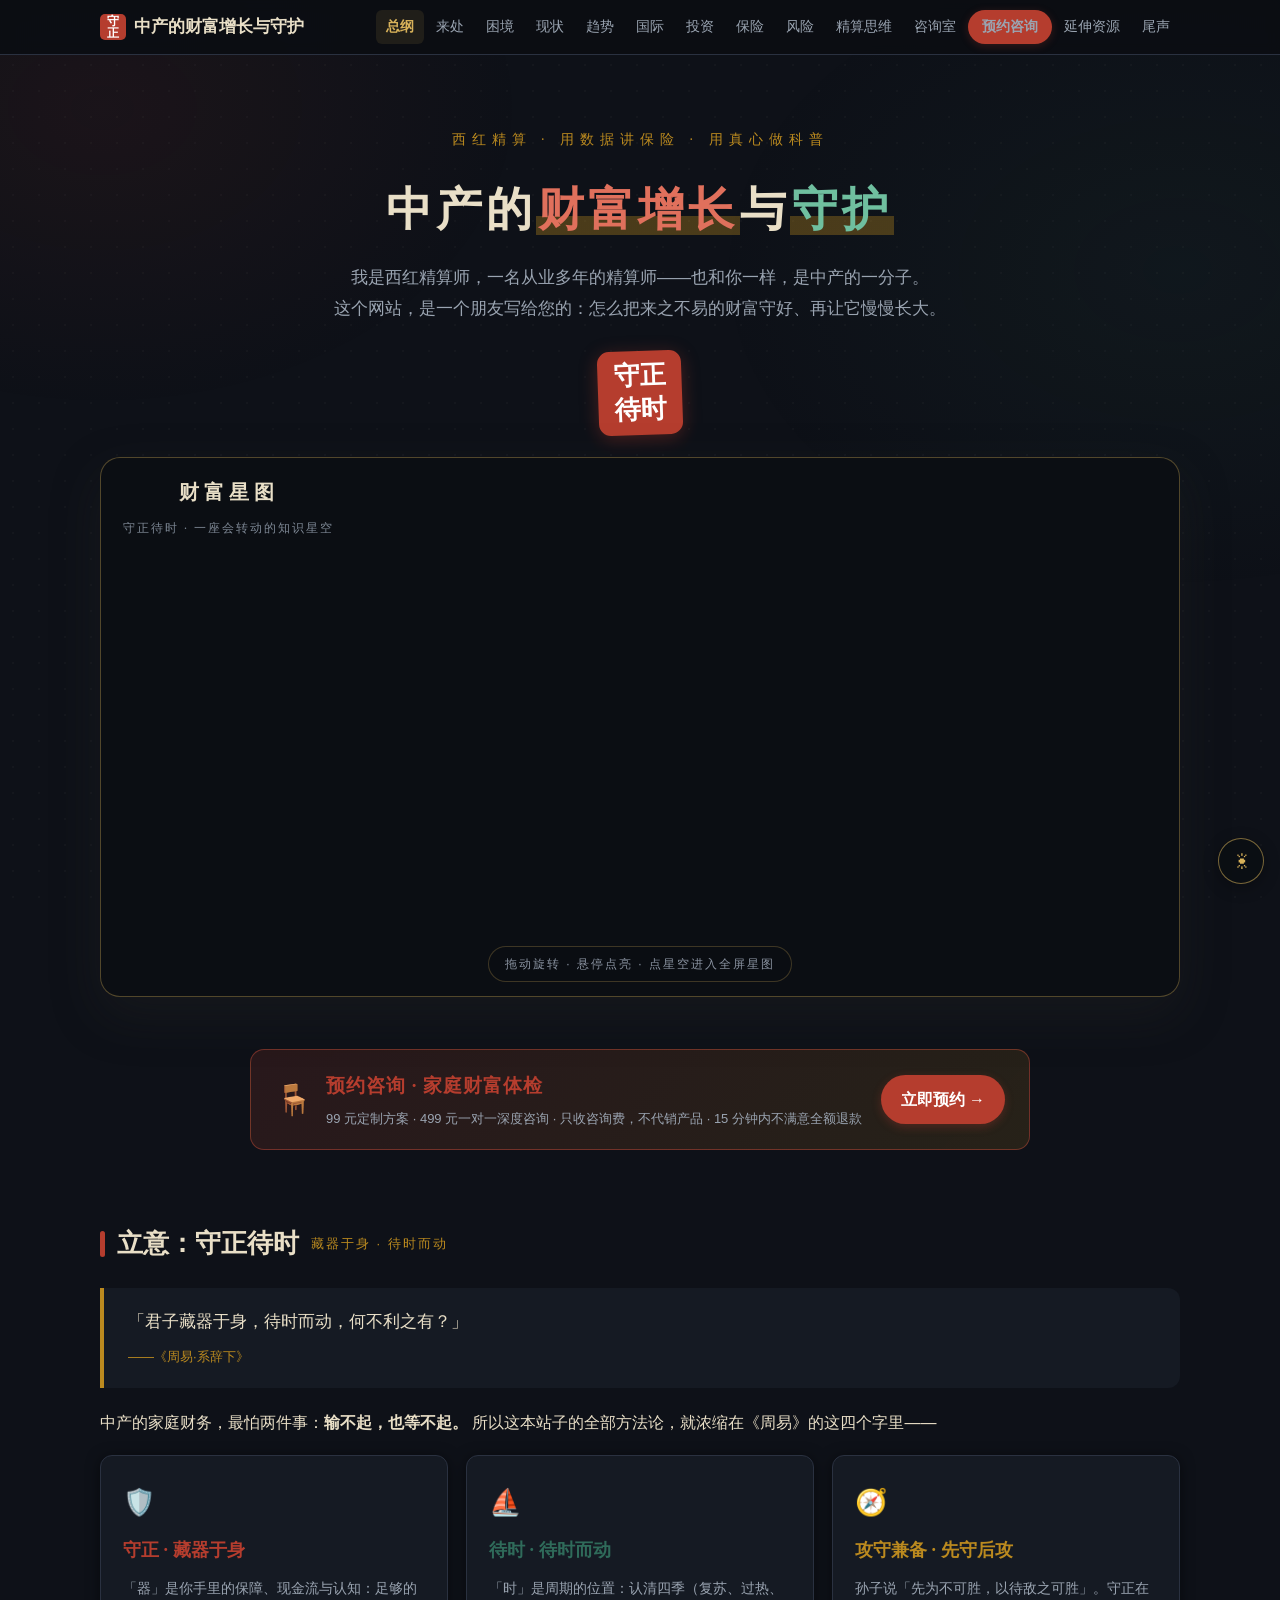
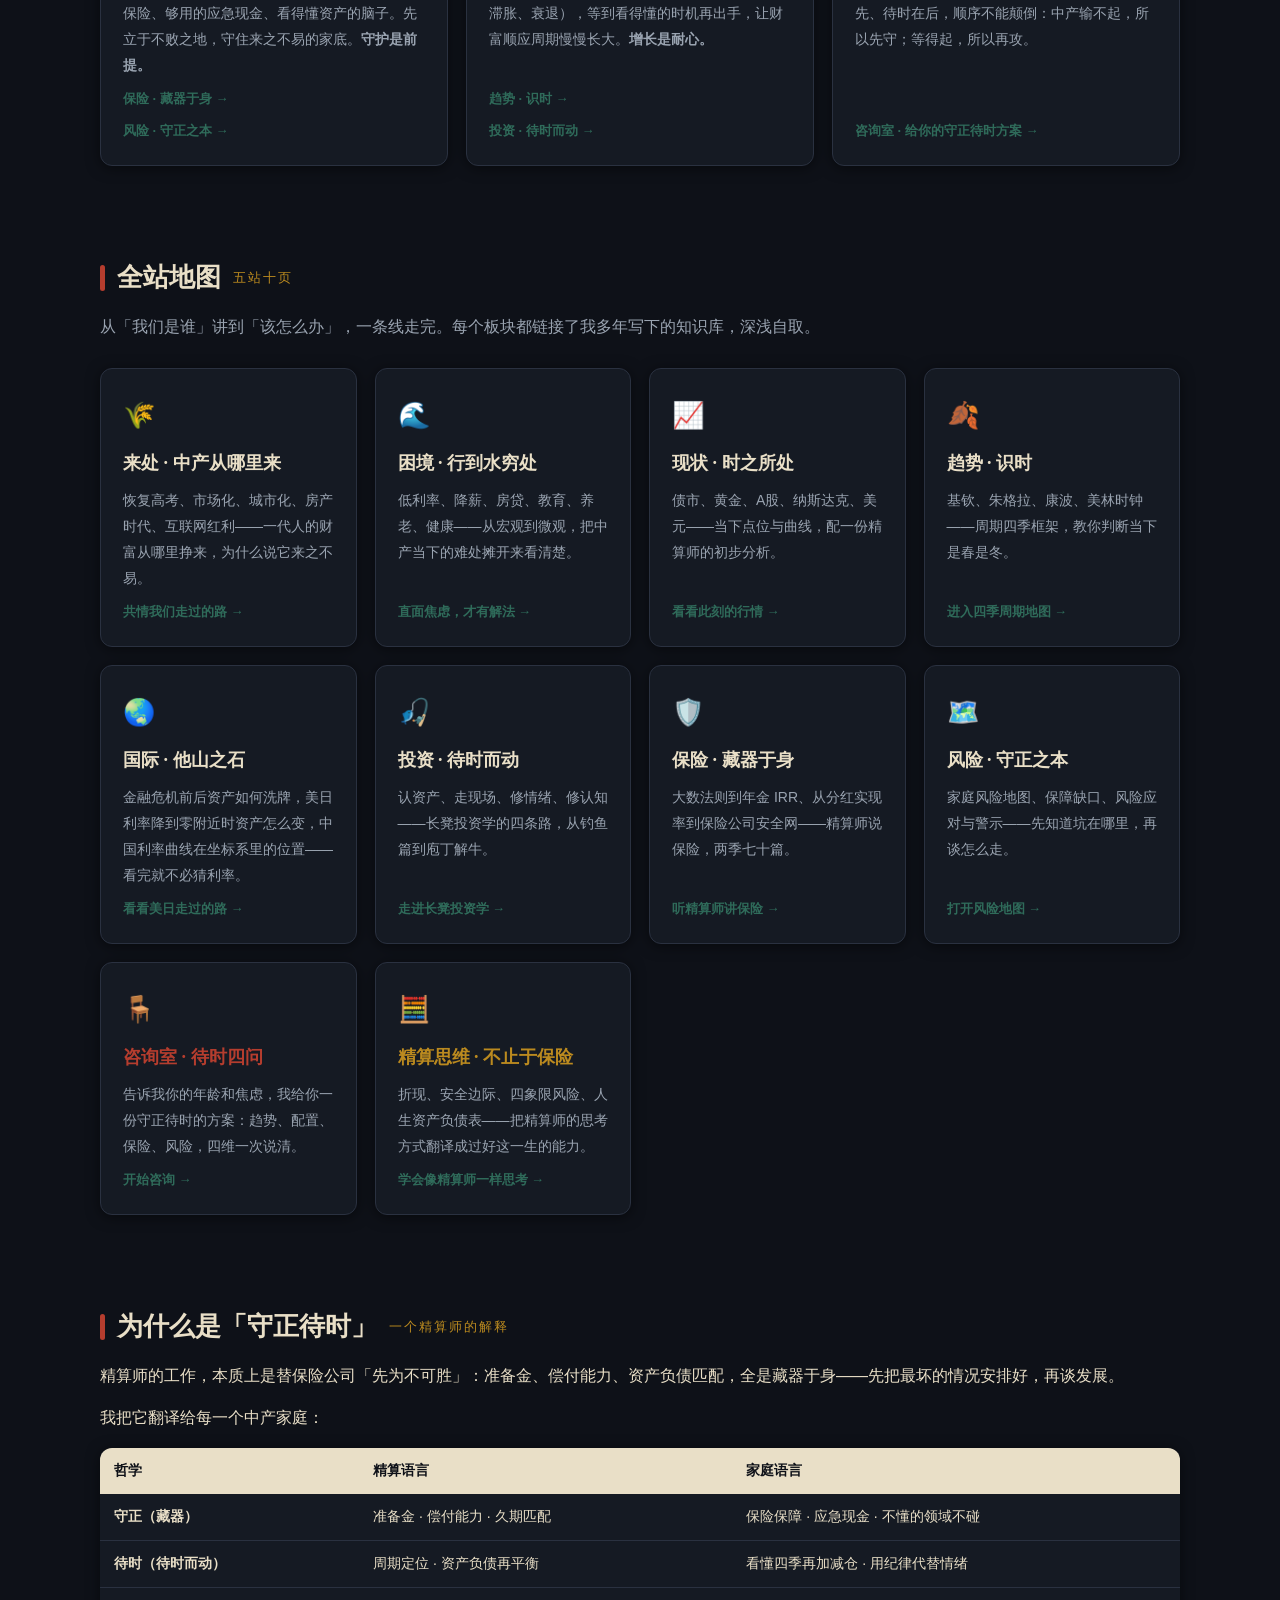
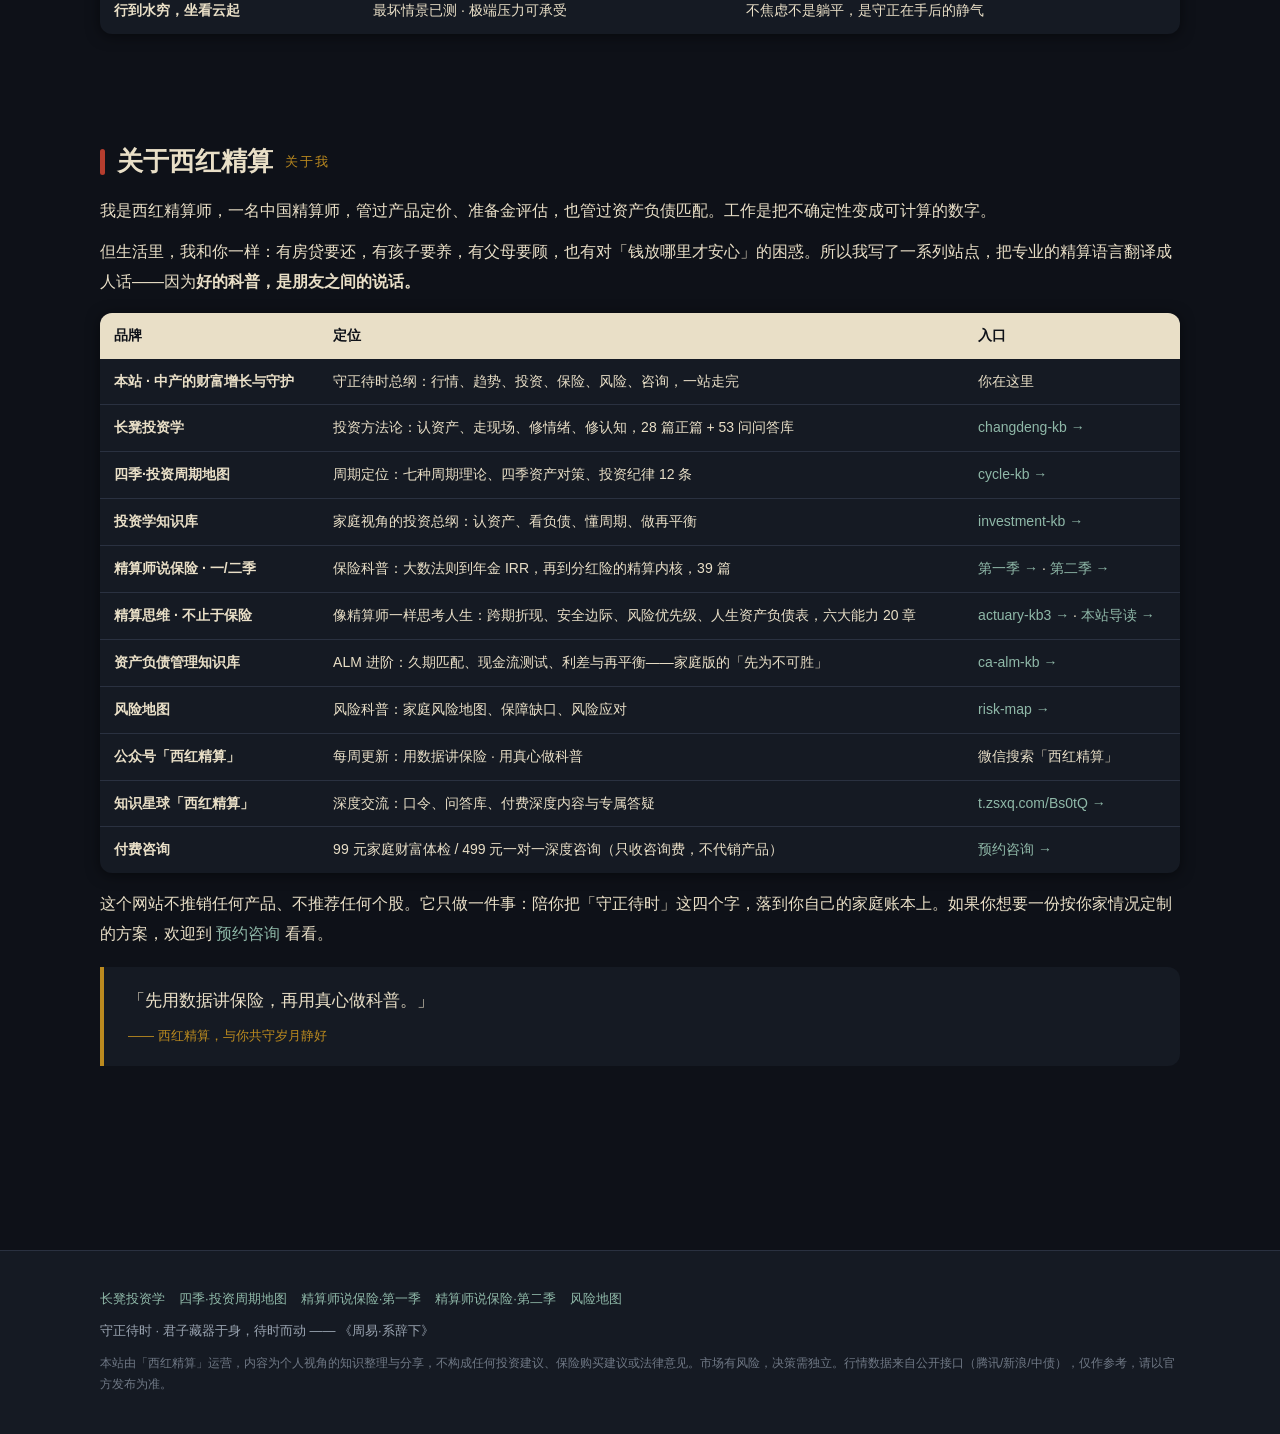
<file: index.html>
<!DOCTYPE html>
<html lang="zh-CN">
<head>
<meta charset="UTF-8">
<meta name="viewport" content="width=device-width, initial-scale=1.0">
<title>总纲 · 守正待时 | 中产的财富增长与守护</title>
<meta name="description" content="一个精算师朋友陪中产做好财富增长与守护：守正待时，攻守兼备。">
<link rel="stylesheet" href="css/style.css">
</head>
<body data-page="index.html">
<main class="page-wrap">

  <div class="hero">
    <div class="kicker">西红精算 · 用数据讲保险 · 用真心做科普</div>
    <h1 class="hero-title">中产的<em>财富增长</em>与<em>守护</em></h1>
    <p class="sub">我是西红精算师，一名从业多年的精算师——也和你一样，是中产的一分子。<br>
    这个网站，是一个朋友写给您的：怎么把来之不易的财富守好、再让它慢慢长大。</p>
    <div class="seal">守正<br>待时</div>
    <div id="atlasHost" class="atlas-embed">
      <canvas id="sky"></canvas>
      <div class="ae-cap">财富星图<span>守正待时 · 一座会转动的知识星空</span></div>
      <div class="ae-hint">拖动旋转 · 悬停点亮 · 点星空进入全屏星图</div>
      <div id="tip"></div>
      <div id="cardWrap"><div id="card"></div></div>
    </div>
  </div>

  <a class="cta-banner" href="consult.html">
    <div class="cta-left">
      <div class="cta-icon">🪑</div>
      <div>
        <div class="cta-title">预约咨询 · 家庭财富体检</div>
        <div class="cta-sub">99 元定制方案 · 499 元一对一深度咨询 · 只收咨询费，不代销产品 · 15 分钟内不满意全额退款</div>
      </div>
    </div>
    <div class="cta-btn">立即预约 →</div>
  </a>

  <section class="reveal">
    <div class="section-title"><span class="bar"></span>立意：守正待时<span class="en">藏器于身 · 待时而动</span></div>
    <div class="quote-block">
      「君子藏器于身，待时而动，何不利之有？」
      <span class="who">——《周易·系辞下》</span>
    </div>
    <p>中产的家庭财务，最怕两件事：<b>输不起，也等不起。</b>
    所以这本站子的全部方法论，就浓缩在《周易》的这四个字里——</p>
    <div class="cards" style="margin-top:18px">
      <div class="card accent-cinnabar">
        <div class="c-icon">🛡️</div>
        <h4>守正 · 藏器于身</h4>
        <p>「器」是你手里的保障、现金流与认知：足够的保险、够用的应急现金、看得懂资产的脑子。先立于不败之地，守住来之不易的家底。<b>守护是前提。</b></p>
        <a class="c-link" href="insure.html">保险 · 藏器于身 →</a>
        <a class="c-link" href="risk.html">风险 · 守正之本 →</a>
      </div>
      <div class="card accent-teal">
        <div class="c-icon">⛵</div>
        <h4>待时 · 待时而动</h4>
        <p>「时」是周期的位置：认清四季（复苏、过热、滞胀、衰退），等到看得懂的时机再出手，让财富顺应周期慢慢长大。<b>增长是耐心。</b></p>
        <a class="c-link" href="trend.html">趋势 · 识时 →</a>
        <a class="c-link" href="invest.html">投资 · 待时而动 →</a>
      </div>
      <div class="card accent-amber">
        <div class="c-icon">🧭</div>
        <h4>攻守兼备 · 先守后攻</h4>
        <p>孙子说「先为不可胜，以待敌之可胜」。守正在先、待时在后，顺序不能颠倒：中产输不起，所以先守；等得起，所以再攻。</p>
        <a class="c-link" href="advisor.html">咨询室 · 给你的守正待时方案 →</a>
      </div>
    </div>
  </section>

  <section class="reveal">
    <div class="section-title"><span class="bar"></span>全站地图<span class="en">五站十页</span></div>
    <p class="section-lede">从「我们是谁」讲到「该怎么办」，一条线走完。每个板块都链接了我多年写下的知识库，深浅自取。</p>
    <div class="cards">
      <a class="card" href="origin.html">
        <div class="c-icon">🌾</div>
        <h4>来处 · 中产从哪里来</h4>
        <p>恢复高考、市场化、城市化、房产时代、互联网红利——一代人的财富从哪里挣来，为什么说它来之不易。</p>
        <span class="c-link">共情我们走过的路 →</span>
      </a>
      <a class="card" href="dilemma.html">
        <div class="c-icon">🌊</div>
        <h4>困境 · 行到水穷处</h4>
        <p>低利率、降薪、房贷、教育、养老、健康——从宏观到微观，把中产当下的难处摊开来看清楚。</p>
        <span class="c-link">直面焦虑，才有解法 →</span>
      </a>
      <a class="card" href="now.html">
        <div class="c-icon">📈</div>
        <h4>现状 · 时之所处</h4>
        <p>债市、黄金、A股、纳斯达克、美元——当下点位与曲线，配一份精算师的初步分析。</p>
        <span class="c-link">看看此刻的行情 →</span>
      </a>
      <a class="card" href="trend.html">
        <div class="c-icon">🍂</div>
        <h4>趋势 · 识时</h4>
        <p>基钦、朱格拉、康波、美林时钟——周期四季框架，教你判断当下是春是冬。</p>
        <span class="c-link">进入四季周期地图 →</span>
      </a>
      <a class="card" href="international.html">
        <div class="c-icon">🌏</div>
        <h4>国际 · 他山之石</h4>
        <p>金融危机前后资产如何洗牌，美日利率降到零附近时资产怎么变，中国利率曲线在坐标系里的位置——看完就不必猜利率。</p>
        <span class="c-link">看看美日走过的路 →</span>
      </a>
      <a class="card" href="invest.html">
        <div class="c-icon">🎣</div>
        <h4>投资 · 待时而动</h4>
        <p>认资产、走现场、修情绪、修认知——长凳投资学的四条路，从钓鱼篇到庖丁解牛。</p>
        <span class="c-link">走进长凳投资学 →</span>
      </a>
      <a class="card" href="insure.html">
        <div class="c-icon">🛡️</div>
        <h4>保险 · 藏器于身</h4>
        <p>大数法则到年金 IRR、从分红实现率到保险公司安全网——精算师说保险，两季七十篇。</p>
        <span class="c-link">听精算师讲保险 →</span>
      </a>
      <a class="card" href="risk.html">
        <div class="c-icon">🗺️</div>
        <h4>风险 · 守正之本</h4>
        <p>家庭风险地图、保障缺口、风险应对与警示——先知道坑在哪里，再谈怎么走。</p>
        <span class="c-link">打开风险地图 →</span>
      </a>
      <a class="card accent-cinnabar" href="advisor.html">
        <div class="c-icon">🪑</div>
        <h4>咨询室 · 待时四问</h4>
        <p>告诉我你的年龄和焦虑，我给你一份守正待时的方案：趋势、配置、保险、风险，四维一次说清。</p>
        <span class="c-link">开始咨询 →</span>
      </a>
      <a class="card accent-amber" href="thinking.html">
        <div class="c-icon">🧮</div>
        <h4>精算思维 · 不止于保险</h4>
        <p>折现、安全边际、四象限风险、人生资产负债表——把精算师的思考方式翻译成过好这一生的能力。</p>
        <span class="c-link">学会像精算师一样思考 →</span>
      </a>
    </div>
  </section>

  <section class="reveal">
    <div class="section-title"><span class="bar"></span>为什么是「守正待时」<span class="en">一个精算师的解释</span></div>
    <p>精算师的工作，本质上是替保险公司「先为不可胜」：准备金、偿付能力、资产负债匹配，全是藏器于身——先把最坏的情况安排好，再谈发展。</p>
    <p>我把它翻译给每一个中产家庭：</p>
    <table class="tbl">
      <tr><th>哲学</th><th>精算语言</th><th>家庭语言</th></tr>
      <tr><td><b>守正（藏器）</b></td><td>准备金 · 偿付能力 · 久期匹配</td><td>保险保障 · 应急现金 · 不懂的领域不碰</td></tr>
      <tr><td><b>待时（待时而动）</b></td><td>周期定位 · 资产负债再平衡</td><td>看懂四季再加减仓 · 用纪律代替情绪</td></tr>
      <tr><td><b>行到水穷，坐看云起</b></td><td>最坏情景已测 · 极端压力可承受</td><td>不焦虑不是躺平，是守正在手后的静气</td></tr>
    </table>
  </section>

  <section class="reveal">
    <div class="section-title"><span class="bar"></span>关于西红精算<span class="en">关于我</span></div>
    <p>我是西红精算师，一名中国精算师，管过产品定价、准备金评估，也管过资产负债匹配。工作是把不确定性变成可计算的数字。</p>
    <p>但生活里，我和你一样：有房贷要还，有孩子要养，有父母要顾，也有对「钱放哪里才安心」的困惑。所以我写了一系列站点，把专业的精算语言翻译成人话——因为<b>好的科普，是朋友之间的说话。</b></p>
    <table class="tbl" style="margin-top:16px">
      <tr><th>品牌</th><th>定位</th><th>入口</th></tr>
      <tr><td><b>本站 · 中产的财富增长与守护</b></td><td>守正待时总纲：行情、趋势、投资、保险、风险、咨询，一站走完</td><td>你在这里</td></tr>
      <tr><td><b>长凳投资学</b></td><td>投资方法论：认资产、走现场、修情绪、修认知，28 篇正篇 + 53 问问答库</td><td><a href="https://xihongactuary.github.io/changdeng-kb/" target="_blank" rel="noopener">changdeng-kb →</a></td></tr>
      <tr><td><b>四季·投资周期地图</b></td><td>周期定位：七种周期理论、四季资产对策、投资纪律 12 条</td><td><a href="https://xihongactuary.github.io/investment-kb/cycle-kb/" target="_blank" rel="noopener">cycle-kb →</a></td></tr>
      <tr><td><b>投资学知识库</b></td><td>家庭视角的投资总纲：认资产、看负债、懂周期、做再平衡</td><td><a href="https://xihongactuary.github.io/investment-kb/" target="_blank" rel="noopener">investment-kb →</a></td></tr>
      <tr><td><b>精算师说保险 · 一/二季</b></td><td>保险科普：大数法则到年金 IRR，再到分红险的精算内核，39 篇</td><td><a href="https://xihongactuary.github.io/actuary-kb/" target="_blank" rel="noopener">第一季 →</a> · <a href="https://xihongactuary.github.io/actuary-kb2/" target="_blank" rel="noopener">第二季 →</a></td></tr>
      <tr><td><b>精算思维 · 不止于保险</b></td><td>像精算师一样思考人生：跨期折现、安全边际、风险优先级、人生资产负债表，六大能力 20 章</td><td><a href="https://xihongactuary.github.io/actuary-kb3/" target="_blank" rel="noopener">actuary-kb3 →</a> · <a href="thinking.html">本站导读 →</a></td></tr>
      <tr><td><b>资产负债管理知识库</b></td><td>ALM 进阶：久期匹配、现金流测试、利差与再平衡——家庭版的「先为不可胜」</td><td><a href="https://xihongactuary.github.io/ca-alm-kb/" target="_blank" rel="noopener">ca-alm-kb →</a></td></tr>
      <tr><td><b>风险地图</b></td><td>风险科普：家庭风险地图、保障缺口、风险应对</td><td><a href="https://xihongactuary.github.io/risk-map/" target="_blank" rel="noopener">risk-map →</a></td></tr>
      <tr><td><b>公众号「西红精算」</b></td><td>每周更新：用数据讲保险 · 用真心做科普</td><td>微信搜索「西红精算」</td></tr>
      <tr><td><b>知识星球「西红精算」</b></td><td>深度交流：口令、问答库、付费深度内容与专属答疑</td><td><a href="https://t.zsxq.com/Bs0tQ" target="_blank" rel="noopener">t.zsxq.com/Bs0tQ →</a></td></tr>
      <tr><td><b>付费咨询</b></td><td>99 元家庭财富体检 / 499 元一对一深度咨询（只收咨询费，不代销产品）</td><td><a href="consult.html">预约咨询 →</a></td></tr>
    </table>
    <p>这个网站不推销任何产品、不推荐任何个股。它只做一件事：陪你把「守正待时」这四个字，落到你自己的家庭账本上。如果你想要一份按你家情况定制的方案，欢迎到 <a href="consult.html">预约咨询</a> 看看。</p>
    <div class="quote-block" style="margin-top:18px">
      「先用数据讲保险，再用真心做科普。」
      <span class="who">—— 西红精算，与你共守岁月静好</span>
    </div>
  </section>

</main>
<script src="js/main.js"></script>
<script src="js/atlas.js"></script>
</body>
</html>
</file>
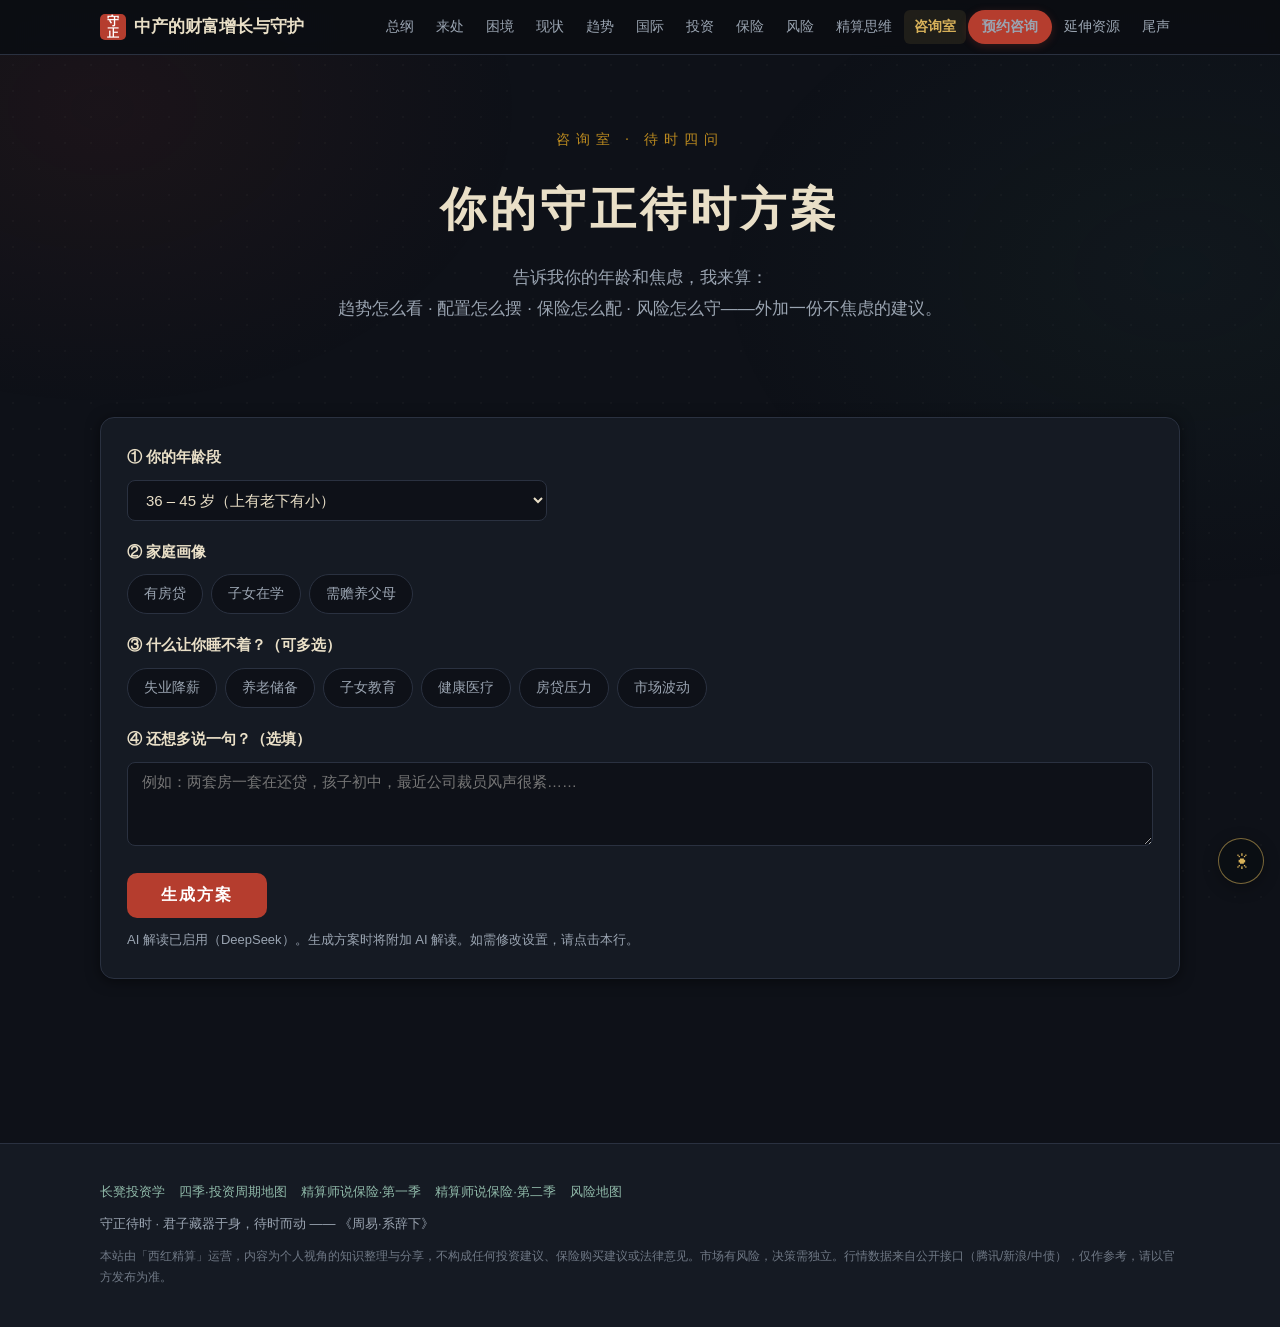
<file: advisor.html>
<!DOCTYPE html>
<html lang="zh-CN">
<head>
<meta charset="UTF-8">
<meta name="viewport" content="width=device-width, initial-scale=1.0">
<title>咨询室 · 待时四问 | 中产的财富增长与守护</title>
<meta name="description" content="输入年龄与焦虑，生成守正待时四维方案：趋势、配置、保险、风险管理。">
<link rel="stylesheet" href="css/style.css">
</head>
<body data-page="advisor.html">
<main class="page-wrap">

  <div class="hero">
    <div class="kicker">咨询室 · 待时四问</div>
    <h1>你的守正待时方案</h1>
    <p class="sub">告诉我你的年龄和焦虑，我来算：<br>
    趋势怎么看 · 配置怎么摆 · 保险怎么配 · 风险怎么守——外加一份不焦虑的建议。</p>
  </div>

  <section class="reveal">
    <div class="advisor-panel">
      <div class="form-row">
        <label class="fl">① 你的年龄段</label>
        <select class="age-select" id="age-select">
          <option value="25-35">25 – 35 岁（事业爬坡期）</option>
          <option value="36-45" selected>36 – 45 岁（上有老下有小）</option>
          <option value="46-55">46 – 55 岁（财富攻坚期）</option>
          <option value="56-65">56 – 65 岁（临近退休）</option>
          <option value="66+">66 岁以上（养老进行时）</option>
        </select>
      </div>
      <div class="form-row">
        <label class="fl">② 家庭画像</label>
        <div class="chip-group" id="family-chips">
          <span class="chip" data-k="mortgage">有房贷</span>
          <span class="chip" data-k="kids">子女在学</span>
          <span class="chip" data-k="parents">需赡养父母</span>
        </div>
      </div>
      <div class="form-row">
        <label class="fl">③ 什么让你睡不着？（可多选）</label>
        <div class="chip-group" id="anxiety-chips">
          <span class="chip" data-k="job">失业降薪</span>
          <span class="chip" data-k="retire">养老储备</span>
          <span class="chip" data-k="edu">子女教育</span>
          <span class="chip" data-k="health">健康医疗</span>
          <span class="chip" data-k="mortgage">房贷压力</span>
          <span class="chip" data-k="market">市场波动</span>
        </div>
      </div>
      <div class="form-row">
        <label class="fl">④ 还想多说一句？（选填）</label>
        <textarea class="advisor-text" id="free-text"
          placeholder="例如：两套房一套在还贷，孩子初中，最近公司裁员风声很紧……"></textarea>
      </div>
      <div style="display:flex;gap:12px;flex-wrap:wrap;align-items:center">
        <button class="btn-primary" id="btn-generate">生成方案</button>
      </div>
      <div class="llm-note" id="llm-status">默认使用确定性规则引擎，无需任何 Key；数字与建议全部本地计算。（点击本行可配置 AI 解读）</div>

      <!-- LLM 设置面板 -->
      <div class="report-section" id="llm-panel" style="display:none">
        <h4><span class="num">⚙</span>AI 解读设置（可选）</h4>
        <p style="font-size:14px;color:#5a564d">
          填入你的 API Key 后，AI 会基于上面规则引擎算出的数据做「人话解读」——<b>所有数字仍由本地规则引擎产出，AI 不碰计算</b>。Key 仅存于你浏览器本地（localStorage），不会上传到本站。选服务商后接口地址与模型自动填好，一般不用改；测试连接通过即可使用。</p>
        <div class="form-row">
          <label class="fl">服务商</label>
          <select class="age-select" id="llm-provider">
            <option value="deepseek">DeepSeek</option>
            <option value="siliconflow">硅基流动</option>
            <option value="zhipu">智谱</option>
            <option value="moonshot">Moonshot</option>
            <option value="qwen">通义千问</option>
            <option value="ollama">Ollama（本机）</option>
            <option value="custom">自定义（OpenAI 兼容）</option>
          </select>
        </div>
        <div class="form-row">
          <label class="fl">接口地址</label>
          <input class="age-select" id="llm-base" placeholder="https://api.deepseek.com/v1">
        </div>
        <div class="form-row">
          <label class="fl">模型名称</label>
          <input class="age-select" id="llm-model" placeholder="deepseek-chat">
        </div>
        <div class="form-row">
          <label class="fl">API Key</label>
          <input class="age-select" id="llm-key" type="password" placeholder="sk-…（Ollama 本机可不填）">
        </div>
        <div style="display:flex;gap:12px;align-items:center;flex-wrap:wrap">
          <button class="btn-ghost" id="btn-llm-save">保存设置</button>
          <button class="btn-ghost" id="btn-llm-test">测试连接</button>
          <button class="btn-ghost" id="btn-llm-clear">清除</button>
        </div>
        <div id="llm-diag" class="llm-note" style="white-space:pre-wrap;display:none;margin-top:12px"></div>
      </div>
    </div>
  </section>

  <section class="reveal" id="report" style="display:none">
    <div class="section-title"><span class="bar"></span>守正待时方案<span class="en" id="report-meta"></span></div>

    <div class="advisor-panel">
      <div class="report-section" style="border-top:none;padding-top:0;margin-top:0">
        <h4><span class="num">◎</span>针对你的情况 · 本次方案的定制点</h4>
        <div id="r-personal"></div>
      </div>

      <div class="report-section">
        <h4><span class="num">1</span>趋势判断 · 怎么看</h4>
        <p id="r-trend"></p>
        <p style="font-size:14px"><a id="r-trend-url" href="#" target="_blank" rel="noopener">亲手用周期定位器定位 →</a></p>
      </div>

      <div class="report-section">
        <h4><span class="num">2</span>投资配置建议 · 参考带</h4>
        <div class="alloc-bar" id="r-alloc-bar"></div>
        <div class="alloc-legend" id="r-alloc-legend"></div>
        <p style="font-size:14px;color:#5a564d;margin-top:8px">
          以上是<b>参考带</b>而非精确指令：结合自己的风险承受力在此带内取值；调仓<b>分批</b>执行。配套阅读：</p>
        <ul id="r-invest-links"></ul>
        <div id="r-invest-aug"></div>
      </div>

      <div class="report-section">
        <h4><span class="num">3</span>保险配置建议 · 藏器于身</h4>
        <ul id="r-insurance"></ul>
        <div id="r-insurance-aug"></div>
        <p style="font-size:13px;color:#5a564d">先保额后储蓄；本文仅为知识梳理，具体产品请自行比较合同条款。</p>
      </div>

      <div class="report-section">
        <h4><span class="num">4</span>风险管理建议 · 守正清单</h4>
        <p style="font-size:15px"><b>应急现金底线：<span id="r-emergency"></span> 个月家庭刚性支出</b></p>
        <ul id="r-risk"></ul>
        <div id="r-risk-aug"></div>
      </div>

      <div class="report-section">
        <h4><span class="num">5</span>待时四问</h4>
        <div id="r-fourq"></div>
        <div id="r-fourq-aug"></div>
      </div>

      <div class="report-section" id="r-llm-section" style="display:none">
        <h4><span class="num">✦</span>AI 朋友解读<span class="en" style="font-size:12px;color:#bb8a1f">基于以上规则引擎数据 · 非投资建议</span></h4>
        <div id="r-llm-text" class="ai-text"></div>
      </div>

      <div class="zen-box" id="r-zen">
        <h4>不焦虑建议 · 行到水穷处，坐看云起时</h4>
        <div id="r-zen-list"></div>
        <p class="closing">生活安好 · 出行安好 · 岁月静好</p>
      </div>

      <div class="report-section">
        <p style="font-size:13px;color:#8a857a">
          本方案由确定性规则引擎于 <span id="r-generated"></span> 生成，基于年龄段与所选焦虑的通用规则，
          不构成投资建议或保险购买建议；具体决策请结合自身情况并咨询持牌人士。
        </p>
      </div>
    </div>

    <div class="cta-banner" style="margin-top:26px">
      <div class="cta-left">
        <div class="cta-icon">💰</div>
        <div>
          <div class="cta-title">想要按你家情况定制的完整版？</div>
          <div class="cta-sub">99 元家庭财富体检：书面四维方案 + 30 分钟微信答疑 · 不代销产品 · 15 分钟内可全额退款</div>
        </div>
      </div>
      <a class="cta-btn" href="consult.html">预约咨询 →</a>
    </div>

    <div class="rp-actions" style="margin-top:18px;justify-content:center">
      <button class="btn-ghost" id="btn-save">⬇ 保存方案</button>
      <span class="rp-actions-note">保存为可离线阅读的网页文件 · 发给家人一起看</span>
      <span class="rp-actions-note" id="share-status" style="color:#b53d2e;font-weight:700"></span>
    </div>
  </section>

</main>
<script src="js/main.js"></script>
<script src="js/advisor-tools.js"></script>
<script src="js/gate.js"></script>
<script>
(function () {
  "use strict";
  var T = window.AdvisorTools;
  var LLS_KEY = "xh-llk-config";
  // 内置默认 AI 配置：访客无需任何配置即可使用 AI 解读（如需更换，点击状态行打开设置面板本地覆盖）
  var DEFAULT_LLM = {
    provider: "deepseek",
    base: "https://api.deepseek.com",
    model: "deepseek-flash",
    key: "sk-b2ebdea881ea4f1eb33a47141ed49e4c",
    bigBudget: true
  };
  function validCfg(c) { return c && c.base && c.model && (c.key || c.provider === "ollama"); }
  // 读取生效配置：本地已保存的优先，否则用内置默认
  function getLlmCfg() {
    var cfg = null;
    try { cfg = migrateCfg(JSON.parse(localStorage.getItem(LLS_KEY) || "null")); } catch (e) {}
    if (validCfg(cfg)) return cfg;
    return DEFAULT_LLM;
  }
  var PROVIDERS = {
    deepseek:    { name: "DeepSeek",  base: "https://api.deepseek.com/v1",                       model: "deepseek-chat" },
    siliconflow: { name: "硅基流动",  base: "https://api.siliconflow.cn/v1",                     model: "deepseek-ai/DeepSeek-V3" },
    zhipu:       { name: "智谱",      base: "https://open.bigmodel.cn/api/paas/v4",              model: "glm-4-flash" },
    moonshot:    { name: "Moonshot",  base: "https://api.moonshot.cn/v1",                        model: "moonshot-v1-8k" },
    qwen:        { name: "通义千问",  base: "https://dashscope.aliyuncs.com/compatible-mode/v1", model: "qwen-plus" },
    ollama:      { name: "Ollama（本机）", base: "http://localhost:11434/v1",                     model: "qwen2.5:7b" },
    custom:      { name: "自定义",    base: "",                                                   model: "" }
  };

  function $(id) { return document.getElementById(id); }
  function selectedKeys(containerId) {
    return Array.prototype.map.call(
      document.querySelectorAll("#" + containerId + " .chip.selected"),
      function (el) { return el.getAttribute("data-k"); });
  }
  // chip 交互
  document.querySelectorAll(".chip-group").forEach(function (g) {
    g.addEventListener("click", function (e) {
      if (e.target.classList.contains("chip")) {
        e.target.classList.toggle("selected");
      }
    });
  });

  // LLM 设置：入口统一在状态行（点击打开/关闭面板），不显示任何设置按钮
  (function () {
    var st = $("llm-status");
    st.style.cursor = "pointer";
    st.onclick = function () {
      var p = $("llm-panel");
      p.style.display = p.style.display === "none" ? "" : "none";
    };
  })();
  // 服务商切换：自动填 base 与模型
  $("llm-provider").addEventListener("change", function () {
    var p = PROVIDERS[this.value];
    if (p) { $("llm-base").value = p.base; $("llm-model").value = p.model; }
  });
  // 兼容旧配置（endpoint → base 迁移）
  function migrateCfg(raw) {
    if (!raw) return null;
    if (raw.endpoint && !raw.base) {
      raw.base = String(raw.endpoint).replace(/\/chat\/completions\/?$/, "");
      raw.provider = raw.provider === "custom" ? "custom" : raw.provider;
      delete raw.endpoint;
    }
    return raw;
  }
  function readCfgInputs() {
    return { provider: $("llm-provider").value,
      base: $("llm-base").value.trim(),
      model: $("llm-model").value.trim(),
      key: $("llm-key").value.trim() };
  }
  function fillCfgInputs(cfg) {
    $("llm-provider").value = cfg.provider || "deepseek";
    $("llm-base").value = cfg.base || "";
    $("llm-model").value = cfg.model || "";
    $("llm-key").value = cfg.key || "";
  }
  // 已配置时的状态行文案（设置入口始终为状态行点击）
  function applyConfiguredUi(on, providerName) {
    if (on) {
      $("llm-status").textContent = "AI 解读已启用（" + providerName +
        "）。生成方案时将附加 AI 解读。如需修改设置，请点击本行。";
    }
  }
  $("btn-llm-save").addEventListener("click", function () {
    var cfg = readCfgInputs();
    var p = PROVIDERS[cfg.provider];
    if (!cfg.key && cfg.provider !== "ollama") { alert("请填入 API Key（Ollama 本机可留空）"); return; }
    if (!cfg.base) { alert("请填入接口地址（选服务商后会自动填好）"); return; }
    if (!cfg.model) { alert("请填入模型名称（选服务商后会自动填好）"); return; }
    if (cfg.provider === "ollama" && location.protocol === "https:") {
      alert("当前页面是 https，浏览器会拦截 http://localhost 请求；建议改用硅基流动等云端服务商。");
      return;
    }
    localStorage.setItem(LLS_KEY, JSON.stringify(cfg));
    $("llm-status").textContent = "已保存：" + p.name +
      "。生成方案时将附加 AI 解读。建议先点一次「测试连接」确认可用。";
    $("llm-panel").style.display = "none";
    applyConfiguredUi(true, p.name);
  });
  $("btn-llm-clear").addEventListener("click", function () {
    localStorage.removeItem(LLS_KEY);
    $("llm-key").value = "";
    $("llm-diag").style.display = "none";
    $("llm-status").textContent = "已清除本地修改，恢复内置默认 AI 配置（DeepSeek）。";
    applyConfiguredUi(false);
  });
  (function restoreLlm() {
    var cfg = getLlmCfg();
    fillCfgInputs(cfg);
    var name = (PROVIDERS[cfg.provider] || {}).name || "AI";
    applyConfiguredUi(true, name);
  })();

  /* ---------- 诊断与测试连接（参考 life-insurance-qa-agent 方法） ---------- */
  function chatUrl(base) {
    var b = String(base).replace(/\/+$/, "");
    if (/\/chat\/completions$/.test(b)) return b;
    return b + "/chat/completions";
  }
  function esc(s) {
    return String(s).replace(/&/g, "&amp;").replace(/</g, "&lt;").replace(/>/g, "&gt;");
  }
  function diag(html) {
    var d = $("llm-diag");
    d.style.display = "";
    d.innerHTML += html + "<br>";
  }
  function adviceFor(code, body) {
    var m = "";
    try { m = (JSON.parse(body).error || {}).message || ""; } catch (e) {}
    var a = {
      401: "密钥无效或已过期 → 重新生成一个 API Key 粘贴进来",
      402: "账户余额不足 → 去服务商后台充值（DeepSeek 新号常见）",
      403: "密钥没有该模型的权限 → 换模型名或换 Key",
      404: "接口地址或模型名不对 → 地址要以 /v1 结尾，模型名照抄服务商控制台",
      422: "请求参数不被接受 → 多半是模型名填错",
      429: "触发限流或并发超限 → 等一会儿再试"
    }[code] || "服务端返回：" + esc(String(body).slice(0, 200));
    if (m) a += "（服务商原文：" + esc(String(m).slice(0, 160)) + "）";
    return a;
  }
  function testConnection() {
    var d = $("llm-diag");
    d.style.display = ""; d.innerHTML = "";
    var cfg = readCfgInputs();
    var url = cfg.base ? chatUrl(cfg.base) : "";
    diag("① 请求地址：" + esc(url || "（未填）"));
    if (!/^https?:\/\//i.test(url)) { diag("✗ 地址不完整，必须以 http:// 或 https:// 开头", ""); return; }
    if (location.protocol === "https:" && /^http:\/\//i.test(url)) {
      diag("✗ 当前页面是 https，浏览器会拦截 http 请求（混合内容）。请改用 https 云端服务商。"); return;
    }
    if (!/\/chat\/completions$/.test(url)) diag("⚠ 地址末尾不是 /chat/completions，已自动补全。若仍失败，检查是否漏了 /v1");
    if (!cfg.key && cfg.provider !== "ollama") { diag("✗ 未填 API Key"); return; }
    if (!cfg.model) { diag("✗ 未填模型名称"); return; }
    diag("② 正在探测（跨域预检 + 真实请求）…");
    var t0 = Date.now();
    fetch(url, { method: "POST",
      headers: { "Content-Type": "application/json",
        "Authorization": "Bearer " + cfg.key },
      body: JSON.stringify({ model: cfg.model,
        messages: [{ role: "user", content: "说" }], max_tokens: 1, stream: false }) })
      .then(function (r) {
        return r.text().then(function (t) {
          var ms = Date.now() - t0;
          if (r.status === 200) { diag("③ HTTP 200 ✓ 连接成功，耗时 " + ms + "ms"); diag("模型可用，保存后生成方案即可看到 AI 解读。"); return; }
          diag("③ HTTP " + r.status + "（耗时 " + ms + "ms）");
          diag("④ 判定：" + adviceFor(r.status, t));
        });
      })
      .catch(function (err) {
        diag("③ 请求未能送达（" + esc(String(err && err.message || err)) + "）");
        diag("④ 判定：请求被拦在到达服务商之前，按以下顺序排查：");
        diag("1. 网络/防火墙是否屏蔽该域名（可换网络或用手机热点试）");
        diag("2. 广告拦截、隐私类浏览器扩展是否拦截（可无痕窗口试）");
        diag("3. 地址是否填错（漏 https:// 前缀、多了中文空格等）");
        diag("4. 若在本地 file:// 打开，请改用线上地址访问");
      });
  }
  $("btn-llm-test").addEventListener("click", testConnection);

  function liHtml(rec) {
    return '<li><b>' + rec.item + '</b> — ' + rec.why +
      (rec.url ? ' <a href="' + rec.url + '" target="_blank" rel="noopener">原文 →</a>' : "") + "</li>";
  }

  /* ---------- 定制层：按年龄/家庭/焦虑/选填逐点回应 ---------- */
  var AGE_LABEL = {
    "25-35": "25–35 岁（事业爬坡期）", "36-45": "36–45 岁（上有老下有小）",
    "46-55": "46–55 岁（财富攻坚期）", "56-65": "56–65 岁（临近退休）",
    "66+": "66 岁以上（养老进行时）"
  };
  var FAM_LABEL = { mortgage: "有房贷", kids: "子女在学", parents: "需赡养父母" };
  var ANX_LABEL = { job: "失业降薪", retire: "养老储备", edu: "子女教育", health: "健康医疗", mortgage: "房贷压力", market: "市场波动" };
  var ANX_ADVICE = {
    job: function (age) {
      var m = (age === "25-35") ? "你输得起时间，但要先攒下输得起的现金：应急底线拉到 9 个月，现金流资产优先于长锁资产。"
            : (age === "66+") ? "这个年纪最怕的不是失业，而是被迫低卖资产——应急现金留足 12 个月，任何人劝你「换个高收益的」都要多想三天。"
            : "上有老下有小的年纪，失业风险要按「家庭风险」而不是「个人风险」对待：应急现金 9–12 个月起步，先加固防线再谈进攻。";
      return { t: "现金流防线优先", w: m + "方案中的应急现金底线与风险守正清单就是为此设的。" };
    },
    retire: function (age) {
      var m = (age === "25-35") ? "你最大的资产是时间：每月一笔小额定投比「等有钱再说」值钱十倍，股的占比可以取参考带上沿。"
            : (age === "46-55") ? "攻坚期的关键是「锁长」：把一部分钱换成期限更长的债券/储蓄类资产，把十年后的自己先安排好。"
            : (age === "56-65" || age === "66+") ? "临近退休与退休期，确定性压倒收益性：年金类现金流 + 短久期债券为主，权益仓位取参考带下沿。"
            : "养老是场马拉松，先确认「定投这件事在自动发生」，再谈收益率。";
      return { t: "把未来的自己先安排好", w: m };
    },
    edu: function () {
      return { t: "教育金要「专款专用、确定性优先」", w: "孩子上学的年份是刚性的，不能拿去承受市场波动：用储蓄型保险或短债单独装教育金，不与投资仓混用；留学/私立等大额支出提前 3–5 年布局。" };
    },
    health: function () {
      return { t: "医疗通胀比物价通胀更快", w: "先检查全家四件套是否齐全：医保、百万医疗、重疾（收入补偿）、意外——保额不够比保费贵更危险；家里有老人尤其要补齐医疗保障。" };
    },
    mortgage: function () {
      return { t: "给月供画一条压力线", w: "月供不超过家庭月收入 1/3 是底线：若接近或超过，优先补应急金而非提前还贷；同时确认有足额定期寿险，让「还贷的人」有备份。" };
    },
    market: function () {
      return { t: "波动是门票，不是敌人", w: "按参考带配置 + 分批买入 + 每年一次再平衡，就等于把「猜涨跌」从系统里删掉了；少看盘，多看年度再平衡日历。" };
    }
  };
  var FREE_RULES = [
    { re: /裁员|降薪|失业|离职|优化|欠薪|公司.*不行|行业.*不行|待岗/,
      a: "收入端的不确定性是当前第一风险——按「失业降薪」的打法处理：应急现金拉满、暂缓大额长锁支出、保单缴费期内务必留出续费现金。" },
    { re: /房贷|还贷|月供|贷款|利息.*还/,
      a: "房贷是家庭现金流最大的刚性支出：对照方案④的压力线自查月供占比，并确认有定期寿险兜底。" },
    { re: /孩子|儿子|女儿|小孩|娃|初中|高中|小学|大学|留学|教育/,
      a: "关于孩子：教育支出是「日期确定的大额刚性支出」，建议独立账户、确定性工具（储蓄险/短债）承载，不与投资仓混用。" },
    { re: /老人|父母|爸妈|赡养|住院.*(爸|妈|老人)|老人.*生病/,
      a: "关于父母：赡养与医疗是双线压力——先补齐父母的医疗保障（医疗险/意外险，能用就配），再评估长期照护的现金储备。" },
    { re: /生病|住院|体检|手术|身体|健康|确诊/,
      a: "健康方面的担忧，落点是把「医疗费风险」转出去：核对全家保额是否覆盖一场大病的中位开销（30–50 万），不够先补医疗险。" },
    { re: /存款|利率|利息|降息|存单|理财.*亏|理财.*收益/,
      a: "你感受到的「钱越来越不值钱」是利率下行的直接体感：这正是方案中「锁久期、债基摊开买」的原因——锁定当下还看得见的长期利率。" },
    { re: /股|基金|亏|套|跌|割|抄底|满仓/,
      a: "市场带来的焦虑，用规则对抗情绪：参考带内配置、分批进入、每年再平衡一次，其余时间允许自己不看盘。" },
    { re: /退休|养老|老了|年金/,
      a: "退休相关：先算「每月现金流缺口」（退休金 vs 期望生活费），缺口用年金/分红类确定性现金流填补。" },
    { re: /睡不着|焦虑|压力|失眠|喘不过气|恐慌|怕/,
      a: "先说一句：财务焦虑大多数来自「没有一张写下来的清单」。这份方案就是那张清单——按①→⑤顺序做完前两件事，睡眠通常会先回来一半。" }
  ];
  function buildPersonal(plan, fam, freeText) {
    var rows = [], i;
    // 画像
    var famTxt = fam.map(function (k) { return FAM_LABEL[k]; }).filter(Boolean).join(" · ") || "标准家庭结构";
    var anxTxt = plan.profile.anxieties.map(function (k) { return ANX_LABEL[k] || k; }).join("、") || "无特别勾选";
    rows.push({ h: "你的画像", w: AGE_LABEL[plan.profile.ageGroup] + " · " + famTxt + " · 睡不着的事：<b>" + anxTxt + "</b>" });
    // 焦虑逐条回应
    plan.profile.anxieties.forEach(function (k) {
      var fn = ANX_ADVICE[k];
      if (fn) { var r = fn(plan.profile.ageGroup); rows.push({ h: "回应焦虑「" + (ANX_LABEL[k] || k) + "」：" + r.t, w: r.w }); }
    });
    // 家庭结构加成提醒
    if (fam.indexOf("parents") >= 0 && plan.profile.anxieties.indexOf("health") < 0)
      rows.push({ h: "家庭结构提醒", w: "你勾选了「需赡养父母」但没勾健康焦虑——父母的医疗费是中产返贫三件套之首，建议按方案③补齐父母医疗保障。" });
    if (fam.indexOf("kids") >= 0 && plan.profile.anxieties.indexOf("edu") < 0)
      rows.push({ h: "家庭结构提醒", w: "子女在学的家庭，教育金是 5–10 年内确定要花的一笔钱，建议即便没勾教育焦虑，也把方案③中的确定性资产单列一份。" });
    // 选填逐点回应
    if (freeText) {
      rows.push({ h: "你补充的原话", w: "「<b>" + esc(freeText) + "</b>」——以下是逐点回应：", quote: true });
      var hit = 0;
      FREE_RULES.forEach(function (r) {
        if (r.re.test(freeText)) { rows.push({ h: "▪ 针对上面提到的内容", w: r.a }); hit++; }
      });
      if (!hit) rows.push({ h: "▪ 整体回应", w: "你说的这件事我记下了。它不改变方案的数字，但改变了执行的顺序：先把方案④的风险守正清单做完（应急金+保额核对），让最坏情形有兜底，再谈其余——把不确定装进清单里，是缓解失眠最有效的一步。" });
    }
    return rows;
  }
  function renderPersonal(plan, fam, freeText) {
    var rows = buildPersonal(plan, fam, freeText);
    return rows.map(function (r) {
      if (r.quote) return '<p style="background:rgba(187,138,31,0.1);border-left:4px solid #bb8a1f;border-radius:0 10px 10px 0;padding:10px 14px;margin:10px 0">' + r.h + "<br>" + r.w + "</p>";
      return '<p style="margin:10px 0"><b style="color:#b53d2e;font-family:var(--serif)">' + r.h + "</b><br>" +
        '<span style="font-size:15px">' + r.w + "</span></p>";
    }).join("");
  }

  /* ---------- 增强：投资/保险/风险/四问 四段的针对性内容 ---------- */
  function augmentPlan(plan, fam, freeText) {
    var anx = plan.profile.anxieties, age = plan.profile.ageGroup;
    var has = function (k) { return anx.indexOf(k) >= 0; };
    var famHas = function (k) { return fam.indexOf(k) >= 0; };
    var aug = { inv: [], ins: [], risk: [], four: {} };

    // —— 投资配置 · 针对性 ——
    if (has("job")) aug.inv.push({ t: "现金流优先校验", w: "在参考带内取现金/短债偏高的一侧：万一收入中断 12 个月，也不必被迫在低点卖出任何资产。" });
    if (has("market")) aug.inv.push({ t: "波动应对纪律", w: "分 6–12 个月分批建仓 + 每年固定一天再平衡，其余时间不看盘——用规则替代猜涨跌。" });
    if (has("retire") && (age === "25-35" || age === "36-45")) aug.inv.push({ t: "权益占比取向上沿", w: "养老这场马拉松里你的最大本钱是时间，权益占比可取参考带上沿，波动交给年限消化。" });
    if (has("retire") && (age === "46-55" || age === "56-65" || age === "66+")) aug.inv.push({ t: "权益占比取向下沿 + 锁长", w: "离用钱的时间越近，权益越取带内下沿；同时把一部分资金换成长久期债券，锁定当下利率。" });
    if (famHas("mortgage")) aug.inv.push({ t: "月供联动检查", w: "先确认月供 ≤ 家庭月收入 1/3，再谈权益仓位——被房贷挤出的现金流，不能用高风险资产去「赚回来」。" });
    if (famHas("kids")) aug.inv.push({ t: "教育金隔离", w: "上面的参考带是家庭长期资产的带；孩子未来 5–10 年确定要用的教育钱，请单独用确定性工具（储蓄险/短债）装，不计入参考带。" });
    if (freeText && /存款|利率|降息|利息/.test(freeText)) aug.inv.push({ t: "利率下行应对", w: "存款利率一路下行的体感没错——对策不是「找更高收益的冒险」，而是在参考带内把债的部分换成更长久期，锁定当下的利率。" });
    if (freeText && /股|基金|亏|套|跌/.test(freeText)) aug.inv.push({ t: "亏损后重建", w: "若已有浮亏仓位：不追加杠杆、不一次性摊平，用新钱按参考带分批回归；浮仓的处理可以放到 99 元体检里逐笔看。" });

    // —— 保险配置 · 针对性 ——
    if (has("job")) aug.ins.push({ t: "保单续费保护", w: "失业风险期，把所有保单年缴保费总额 × 2 列入应急现金——断缴导致的保单失效比省下的保费贵得多。" });
    if (has("health")) aug.ins.push({ t: "保额自查动作", w: "重疾保额 ≥ 家庭 3 年刚性支出（通常 30–50 万）为合格线；医疗险确认覆盖外购药与质子重离子。" });
    if (has("mortgage") || famHas("mortgage")) aug.ins.push({ t: "定期寿险兜底月供", w: "保额 ≥ 房贷余额，受益人写家人——让「还贷的人」有备份，这是有房贷家庭保险配置的第一优先级。" });
    if (famHas("parents")) aug.ins.push({ t: "父母医疗保障", w: "父母年龄与体况决定还能不能买商业医疗险：能买立即配（医疗+意外），买不了则评估惠民保与自备医疗专项现金。" });
    if (famHas("kids")) aug.ins.push({ t: "少儿保障双件套", w: "少儿医疗险 + 少儿意外险价格极低优先配齐；教育金类储蓄险用「专款专用」的独立账户承载，不与保障型保单混谈。" });
    if (freeText && /生病|住院|体检|手术|确诊/.test(freeText)) aug.ins.push({ t: "已有健康问题的路径", w: "若健康告知已有异常：优先尝试智能核保/人工核保多家投保，被拒再考虑惠民保——带病投保的顺序很讲究，别乱买。" });

    // —— 风险守正 · 针对性 ——
    if (has("job") || (freeText && /裁员|降薪|失业|离职/.test(freeText))) aug.risk.push({ t: "失业演练", w: "现在就写下：若下月收入归零，家庭月刚性支出是多少、能撑几个月——写出来的那一刻，焦虑会先降一半。" });
    if (famHas("mortgage") || has("mortgage")) aug.risk.push({ t: "月供压力线", w: "月供/月收入 > 1/3 时，任何新增投资计划都先暂停；> 1/2 时优先考虑降低月供而不是增加资产。" });
    if (famHas("kids")) aug.risk.push({ t: "教育金不可挪用纪律", w: "教育金账户与投资账户物理分开（不同产品、不同银行卡），确保市场再差也动不到孩子的学费。" });
    if (famHas("parents")) aug.risk.push({ t: "父母医疗储备", w: "预留一笔父母专项医疗现金（建议 5–10 万起），并核实父母医保异地就医备案是否办妥。" });
    if (has("market")) aug.risk.push({ t: "杠杆与仓位红线", w: "任何时候不融资、不满仓单一资产、不借钱投资——市场波动不会让人破产，加杠杆的波动才会。" });
    if (has("health") || (freeText && /生病|住院|健康/.test(freeText))) aug.risk.push({ t: "家庭病历档案", w: "把全家保单、体检异常项、既往病史整理成一页纸——理赔时它能决定 30 天到账还是 300 天扯皮。" });

    // —— 待时四问 · 针对性答案 ——
    var firstThing = has("job") ? "把应急现金补到目标月数（见方案④）——它是你所有焦虑的总开关"
      : has("health") ? "核对全家保额是否达到合格线（见方案③）"
      : famHas("mortgage") ? "测算月供压力线并确认有定期寿险兜底"
      : famHas("kids") ? "把教育金从家庭资产中单独隔离出来"
      : has("retire") ? "确认养老定投已在自动发生"
      : "按方案④做一次家庭风险清单自查";
    aug.four.now = "针对你：" + firstThing + "。本周就能完成的第一小步：打开银行/保单 App，把数字抄下来。";
    aug.four.future = "针对你（" + AGE_LABEL[age] + "）：" +
      (age === "25-35" ? "未来五年最重要的事是把「自动定投 + 应急金」这两台机器建好，不求收益惊艳，求系统成立。"
      : age === "36-45" ? "未来五年最重要的不是多赚，而是给三座山（教育/养老/父母医疗）各建一个独立账户——钱有了名字，就不会乱跑。"
      : age === "46-55" ? "未来五年是「锁长窗口」：利率下行期锁定长期收益的动作，越早完成越值钱；同时权益仓位逐年降档。"
      : "未来五年最重要的事是「年金化」：把一部分资产换成确定领取的现金流，让养老生活费的来源与市场涨跌脱钩。");
    aug.four.risk = "针对你：" +
      (famHas("mortgage") ? "最坏情形 = 收入中断 + 月供刚性 + 资产低位。解法已在方案④：应急金 + 定期寿险 + 现金流优先，三件套缺一不可。"
      : has("health") ? "最坏情形 = 一场大病的医疗费 + 收入中断双重打击。医疗险管医疗费、重疾险管收入损失，两件事不要混为一谈。"
      : "最坏情形 = 资产腰斩时恰好要用钱。解法是流动性分层：现金层管 1 年，短债层管 3 年，权益层 5 年内不动。");
    aug.four.opportunity = "针对你：" +
      (has("retire") && (age === "46-55" || age === "56-65" || age === "66+")
      ? "利率下行期是「锁长」的机会窗：当下还看得见的长期利率，可能是未来十年里最高的一档——这正是「藏器于身」的器。"
      : age === "25-35" ? "你的机会在「时间复利 + 低点筹码」：市场冷清期的定投份额，是用同等的钱买到了更多份额——别浪费它。"
      : "机会在「别人恐慌时的再平衡」：每年按参考带把涨多的卖出、跌多的补入，这个纪律本身就是长期超额的来源。");
    return aug;
  }
  function augHtml(list) {
    if (!list || !list.length) return "";
    return list.map(function (r) {
      return '<p style="margin:8px 0"><b style="color:#b53d2e">🔧 针对你 · ' + r.t + "</b><br>" +
        '<span style="font-size:15px">' + r.w + "</span></p>";
    }).join("");
  }

  function renderReport(plan, fam, freeText) {
    $("report").style.display = "";
    var famTxt = fam.map(function (k) { return FAM_LABEL[k]; }).filter(Boolean).join(" · ");
    $("report-meta").textContent = plan.profile.ageGroup + " 岁 · " +
      (famTxt || "标准家庭") + " · " +
      (plan.profile.anxieties.join("、") || "无特别焦虑");
    // ◎ 针对你的情况（定制层）
    $("r-personal").innerHTML = renderPersonal(plan, fam, freeText);
    var aug = curCtx.aug = augmentPlan(plan, fam, freeText);
    // 1 趋势
    $("r-trend").textContent = plan.trend.text;
    $("r-trend-url").href = plan.trend.url;
    // 2 配置
    var a = plan.alloc;
    $("r-alloc-bar").innerHTML =
      '<span class="ab-eq" style="width:' + a.eq + '%">股 ' + a.eq + '%</span>' +
      '<span class="ab-bd" style="width:' + a.bond + '%">债 ' + a.bond + '%</span>' +
      '<span class="ab-gd" style="width:' + a.gold + '%">金 ' + a.gold + '%</span>' +
      '<span class="ab-cs" style="width:' + a.cash + '%">现金 ' + a.cash + '%</span>';
    $("r-alloc-legend").textContent = "股（权益/指数基金）· 债（债券/固收）· 金（黄金）· 现金（货币/短债）";
    $("r-invest-links").innerHTML = plan.investLinks.map(function (l) {
      return '<li><a href="' + l.url + '" target="_blank" rel="noopener">' + l.t + '</a></li>';
    }).join("");
    $("r-invest-aug").innerHTML = augHtml(aug.inv);
    // 3 保险
    $("r-insurance").innerHTML = plan.insurance.map(liHtml).join("");
    $("r-insurance-aug").innerHTML = augHtml(aug.ins);
    // 4 风险
    $("r-emergency").textContent = plan.risk.emergencyMonths;
    $("r-risk").innerHTML = plan.risk.items.map(liHtml).join("");
    $("r-risk-aug").innerHTML = augHtml(aug.risk);
    // 5 四问
    var fq = plan.fourQuestions;
    $("r-fourq").innerHTML = ["now", "future", "risk", "opportunity"].map(function (k) {
      var h = '<div style="margin-bottom:12px"><b style="font-family:var(--serif);color:#b53d2e">问：' +
        fq[k].q + '</b><br><span style="font-size:15px">' + fq[k].a + "</span>";
      if (aug.four[k]) {
        h += '<br><span style="font-size:15px;color:#2f6b5a">' + aug.four[k] + "</span>";
      }
      return h + "</div>";
    }).join("");
    $("r-fourq-aug").innerHTML = "";
    // zen
    $("r-zen-list").innerHTML = plan.zen.map(function (s) {
      return "<p>" + s + "</p>";
    }).join("");
    $("r-generated").textContent = plan.generatedAt;
    $("report").scrollIntoView({ behavior: "smooth" });
    return plan;
  }

  function llmCall(cfg, plan, freeText, onDelta) {
    // 各服务商输出上限（超限会 400，故按服务商取上限映射）
    var MT_MAX = { deepseek: 8192, siliconflow: 8192, zhipu: 4095, moonshot: 8000, qwen: 8192, ollama: 8192, custom: 8192 };
    var prompt =
      "请为下面这位中产朋友解读他刚生成的「守正待时」财富方案，要求：\n" +
      "1. 开头第一句必须是：朋友你好。\n" +
      "2. 正文 800–2000 字，温暖、说人话、结构清晰（可用小标题分段）。\n" +
      "3. 对方给出的信息越具体，你的解读越具体：必须逐条回应他的每一条焦虑，" +
      "尤其要认真消化「补充描述」里的原话——那里有他睡不着的地方，要有针对性地安抚并给出可执行的第一步。\n" +
      "4. 解释为什么这样配置、现在最优先做哪一件事、最后给一句最需要记住的话。\n" +
      "5. 所有数字只来自方案数据：禁止编造新数字、禁止推荐具体产品或个股、禁止更改方案数据。\n" +
      "6. 只输出答案正文：不要展示任何思考过程、推理链、<think> 段落；" +
      "答案结尾也不要附加「检查」「自评」「小结说明」「免责声明清单」之类的内容，说完即止。\n" +
      "\n用户情况：年龄段=" + plan.profile.ageGroup + "，焦虑=" +
      plan.profile.anxieties.join("、") + "，有房贷=" + plan.profile.hasMortgage +
      (freeText ? "，补充描述=" + freeText : "（未填写补充描述）") +
      "\n方案数据（JSON）：" + JSON.stringify({
        alloc: plan.alloc, trendRegime: plan.trend.regime,
        emergencyMonths: plan.risk.emergencyMonths,
        insurance: plan.insurance.map(function (r) { return r.item; })
      });
    var isReasoner = /reasoner|r1|thinking/i.test(cfg.model || "");
    // 推理型模型剥 system/temperature；v4-pro 等接受 system 但思考占预算，加大 max_tokens
    var budget = (isReasoner || cfg.bigBudget) ? 16000 : (MT_MAX[cfg.provider] || 8192);
    var body = JSON.stringify({
      model: cfg.model,
      messages: isReasoner ? [
        { role: "user", content: "你是西红精算，一位用真心做科普的资深精算师朋友。只基于给定数据解读，不编造数字。\n\n" + prompt }
      ] : [
        { role: "system", content: "你是西红精算，一位用真心做科普的资深精算师朋友。只基于给定数据解读，不编造数字。" },
        { role: "user", content: prompt }
      ],
      temperature: isReasoner ? undefined : 0.7,
      max_tokens: budget,
      stream: true
    });
    var ctrl = new AbortController();
    /* 空闲超时：每收到数据就重置；总上限 150 秒 */
    var idleMs = 45000, startedAt = Date.now();
    var idleTimer = setTimeout(function () { ctrl.abort(); }, idleMs);
    function armIdle() {
      clearTimeout(idleTimer);
      idleTimer = setTimeout(function () { ctrl.abort(); }, idleMs);
    }
    function cleanThink(t) {
      return String(t)
        .replace(/<think>[\s\S]*?<\/think>/gi, "")
        .replace(/^(思考|推理)(过程)?[:：][\s\S]*?(?=朋友你好|（|\n\n)/, "")
        .replace(/[-—－]{2,}\s*(检查|自评|自我点评|说明)[：:][\s\S]*$/i, "")
        .replace(/【?(检查|自评|自我点评)】?[:：][\s\S]*$/i, "")
        .trim();
    }
    return fetch(chatUrl(cfg.base), {
      method: "POST",
      headers: { "Content-Type": "application/json",
        "Authorization": "Bearer " + cfg.key },
      body: body, signal: ctrl.signal
    }).then(function (r) {
      if (!r.ok) {
        return r.text().then(function (t) {
          throw new Error("HTTP " + r.status + " — " + adviceFor(r.status, t));
        });
      }
      /* 流式读取 SSE；网关若直接回完整 JSON 也能兜住 */
      var reader = r.body.getReader();
      var dec = new TextDecoder("utf-8");
      var buf = "", full = "", finish = "";
      function finalize() {
        clearTimeout(idleTimer);
        var txt = cleanThink(full);
        if (!txt) throw new Error("响应格式异常（模型未返回正文" +
          (/reasoner|r1|thinking/i.test(cfg.model || "") ? "，推理型模型建议换 deepseek-chat" : "") + "）");
        if (finish === "length") {
          txt += "\n（提示：本次输出因长度上限被截断，已展示可用部分；如需更完整可重新生成。）";
        }
        return txt;
      }
      function pump() {
        return reader.read().then(function (res) {
          if (res.done) {
            if (!full && buf.trim()) {
              /* 网关返回了完整 JSON 而非 SSE */
              try {
                var j = JSON.parse(buf);
                var msg = (j.choices && j.choices[0] && (j.choices[0].message || j.choices[0].delta)) || {};
                full = msg.content || msg.text || "";
                finish = (j.choices && j.choices[0] && j.choices[0].finish_reason) || "";
              } catch (e) {}
            }
            return finalize();
          }
          armIdle();
          if (Date.now() - startedAt > 240000) { ctrl.abort(); return finalize(); }
          buf += dec.decode(res.value, { stream: true });
          var lines = buf.split("\n");
          buf = lines.pop();
          for (var i = 0; i < lines.length; i++) {
            var t = lines[i].trim();
            if (t.indexOf("data:") !== 0) continue;
            var d = t.slice(5).trim();
            if (d === "[DONE]") continue;
            try {
              var o = JSON.parse(d);
              var ch = o.choices && o.choices[0] || {};
              var piece = (ch.delta && ch.delta.content) || ch.text || "";
              if (piece) { full += piece; if (onDelta) onDelta(full); }
              if (ch.finish_reason) finish = ch.finish_reason;
            } catch (e) {}
          }
          return pump();
        });
      }
      return pump();
    }).catch(function (e) {
      clearTimeout(idleTimer);
      if (e.name === "AbortError") throw new Error("连接中断（服务商 45 秒无新内容），稍后再试或换 deepseek-chat");
      throw e;
    });
  }

  /* ---------- AI 文本 → 排版 HTML ---------- */
  function cleanForRender(t) {
    /* 流式渲染时剥掉思考块（含未闭合的） */
    return String(t)
      .replace(/<think>[\s\S]*?<\/think>/gi, "")
      .replace(/<think>[\s\S]*$/i, "");
  }
  function aiInline(s) {
    return esc(s)
      .replace(/\*\*([^*]+)\*\*/g, "<b>$1</b>")
      .replace(/【([^】]{2,16})】/g, "<b>【$1】</b>");
  }
  function aiToHtml(txt) {
    var lines = String(txt).split(/\r?\n/);
    var out = [], i, t, m;
    for (i = 0; i < lines.length; i++) {
      t = lines[i].trim();
      if (!t) continue;
      // 小标题：###、一、、【标题】、以冒号结尾的短行
      if (/^#{1,4}\s+/.test(t)) {
        out.push('<div class="ai-h">' + aiInline(t.replace(/^#{1,4}\s+/, "")) + "</div>");
        continue;
      }
      if ((m = t.match(/^([一二三四五六七八九十]+)[、.．]\s*(.{2,24})$/))) {
        out.push('<div class="ai-h">' + m[1] + "、" + aiInline(m[2]) + "</div>");
        continue;
      }
      if (/^【.{2,16}】$/.test(t)) {
        out.push('<div class="ai-h">' + aiInline(t) + "</div>");
        continue;
      }
      // 开头问候
      if (out.length === 0 && /^朋友你好/.test(t)) {
        out.push('<p class="ai-open">' + aiInline(t) + "</p>");
        continue;
      }
      // 暖心话 / 最需要记住的话 → 琥珀卡
      if (/记住|写在最后|最重要的一句|暖心/.test(t) && t.length < 160) {
        out.push('<div class="ai-warm">' + aiInline(t) + "</div>");
        continue;
      }
      // 核心结论行
      if (/^(核心结论|一句话|结论)[:：]/.test(t)) {
        out.push('<p class="ai-core">' + aiInline(t) + "</p>");
        continue;
      }
      out.push("<p>" + aiInline(t) + "</p>");
    }
    return out.join("");
  }

  /* ---------- 保存 / 转发 ---------- */
  var curPlan = null, curAiText = "", curCtx = { fam: [], freeText: "" };
  function planSummaryText() {
    var p = curPlan, full = !window.WGate || window.WGate.unlocked();
    var famTxt = curCtx.fam.map(function (k) { return FAM_LABEL[k]; }).filter(Boolean).join(" · ") || "标准家庭";
    var s = "守正待时 · 家庭财富方案\n" +
      "——————————————\n" +
      "情况：" + p.profile.ageGroup + " 岁组 · " + famTxt + " · 焦虑=" +
      (p.profile.anxieties.join("、") || "无") + "\n\n" +
      "◎ 针对你的情况：\n" +
      buildPersonal(p, curCtx.fam, curCtx.freeText).map(function (r) {
        return "  · " + r.h.replace(/<[^>]*>/g, "") + "：" + r.w.replace(/<[^>]*>/g, "");
      }).join("\n") + "\n\n" +
      "① 趋势判断：" + p.trend.text + "\n\n" +
      "② 参考配置带：股 " + p.alloc.eq + "% / 债 " + p.alloc.bond + "% / 金 " +
      p.alloc.gold + "% / 现金 " + p.alloc.cash + "%\n";
    var aug = curCtx.aug;
    function augTxt(list) {
      return (list || []).map(function (r) { return "  · [针对你] " + r.t + "：" + r.w; }).join("\n");
    }
    if (aug && aug.inv.length) s += "  投资针对性：\n" + augTxt(aug.inv) + "\n";
    if (!full) {
      s += "\n（保险清单、风险守正、待时四问为完整方案内容，需口令解锁后保存/转发——回到网站输入阅读口令即可）\n";
      return s;
    }
    s += "\n③ 保险配置（藏器于身）：\n" +
      p.insurance.map(function (r) { return "  · " + r.item + " — " + r.why; }).join("\n") + "\n" +
      (aug && aug.ins.length ? augTxt(aug.ins) + "\n" : "") +
      "\n④ 风险守正：应急现金底线 " + p.risk.emergencyMonths + " 个月家庭刚性支出\n" +
      p.risk.items.map(function (r) { return "  · " + r.item + " — " + r.why; }).join("\n") + "\n" +
      (aug && aug.risk.length ? augTxt(aug.risk) + "\n" : "") +
      "\n⑤ 待时四问：\n" +
      ["now", "future", "risk", "opportunity"].map(function (k) {
        return "  问：" + p.fourQuestions[k].q + "\n  答：" + p.fourQuestions[k].a +
          (aug && aug.four[k] ? "\n  [定制] " + aug.four[k] : "");
      }).join("\n") + "\n";
    if (curAiText) s += "\n⑥ AI 朋友解读：\n" + curAiText + "\n";
    s += "\n——————————————\n生成于 " + p.generatedAt +
      " · 西红精算 · 不构成投资建议，具体决策请咨询持牌人士\nhttps://xihongactuary.github.io/wealth-gk/";
    return s;
  }
  function planSummaryHtml() {
    var p = curPlan, full = !window.WGate || window.WGate.unlocked();
    function li(rr) { return "<li><b>" + esc(rr.item) + "</b> — " + esc(rr.why) + "</li>"; }
    var h = '<div style="font-family:\'Noto Serif SC\',Georgia,serif;max-width:760px;margin:0 auto;padding:34px 22px;line-height:1.95;color:#2b2a26;background:#f5f1e6;min-height:100vh">' +
      '<h1 style="font-size:26px;letter-spacing:4px;margin:0 0 6px">守正待时 · 家庭财富方案</h1>' +
      '<div style="font-size:13px;color:#8a857a;margin-bottom:22px">' + esc(p.generatedAt) + ' · 西红精算 · 用数据讲保险，用真心做科普</div>' +
      '<div style="background:#fffdf8;border:1px solid rgba(187,138,31,0.4);border-radius:12px;padding:18px 20px;margin-bottom:16px">' +
      '<b style="color:#bb8a1f">◎ 针对你的情况 · 本次方案的定制点</b>' +
      renderPersonal(p, curCtx.fam, curCtx.freeText) + '</div>' +
      '<div style="background:#fffdf8;border:1px solid rgba(43,42,38,0.12);border-radius:12px;padding:18px 20px;margin-bottom:16px">' +
      '<b style="color:#b53d2e">情况</b>：' + esc(p.profile.ageGroup) + ' 岁组 · 焦虑=' + esc(p.profile.anxieties.join("、") || "无") + (p.profile.hasMortgage ? " · 有房贷" : "") +
      '<br><b style="color:#b53d2e">① 趋势判断</b>：' + esc(p.trend.text) +
      '<br><b style="color:#b53d2e">② 参考配置带</b>：股 ' + p.alloc.eq + '% / 债 ' + p.alloc.bond + '% / 金 ' + p.alloc.gold + '% / 现金 ' + p.alloc.cash + '%' +
      (curCtx.aug && curCtx.aug.inv.length ? augHtml(curCtx.aug.inv) : "") + '</div>';
    if (!full) {
      h += '<div style="background:#fffdf8;border:1px dashed rgba(181,61,46,0.5);border-radius:12px;padding:18px 20px;color:#5a564d">保险清单、风险守正、待时四问为<b style="color:#b53d2e">完整方案</b>内容，需阅读口令解锁后保存/转发。回 <b>xihongactuary.github.io/wealth-gk</b> 输入口令即可。</div>';
    } else {
      h += '<div style="background:#fffdf8;border:1px solid rgba(43,42,38,0.12);border-radius:12px;padding:18px 20px;margin-bottom:16px">' +
        '<b style="color:#b53d2e">③ 保险配置（藏器于身）</b><ul style="margin:8px 0 0;padding-left:20px">' + p.insurance.map(li).join("") + '</ul>' +
        augHtml(curCtx.aug && curCtx.aug.ins) +
        '<p style="margin:12px 0 0"><b style="color:#b53d2e">④ 风险守正</b>：应急现金底线 ' + p.risk.emergencyMonths + ' 个月家庭刚性支出</p>' +
        '<ul style="margin:8px 0 0;padding-left:20px">' + p.risk.items.map(li).join("") + '</ul>' +
        augHtml(curCtx.aug && curCtx.aug.risk) +
        '<p style="margin:12px 0 0"><b style="color:#b53d2e">⑤ 待时四问</b></p>' +
        ["now", "future", "risk", "opportunity"].map(function (k) {
          return '<p style="margin:8px 0 0"><b>问：' + esc(p.fourQuestions[k].q) + '</b><br><span style="font-size:14px">' + esc(p.fourQuestions[k].a) + '</span>' +
            (curCtx.aug && curCtx.aug.four[k] ? '<br><span style="font-size:14px;color:#2f6b5a;background:rgba(47,107,90,0.08);display:block;border-radius:8px;padding:8px 10px;margin-top:6px">🔧 ' + esc(curCtx.aug.four[k]) + '</span>' : "") + '</p>';
        }).join("") + '</div>';
    }
    if (full && curAiText) {
      h += '<div style="background:#fffdf8;border:1px solid rgba(187,138,31,0.4);border-radius:12px;padding:18px 20px;margin-bottom:16px">' +
        '<b style="color:#bb8a1f">✦ AI 朋友解读</b><br>' + aiToHtml(curAiText) + '</div>';
    }
    h += '<p style="font-size:12px;color:#8a857a">本方案由确定性规则引擎生成，不构成投资建议或保险购买建议；具体决策请结合自身情况并咨询持牌人士。<br>西红精算 · xihongactuary.github.io/wealth-gk</p></div>';
    return h;
  }
  function doSave() {
    if (!curPlan) { setStatus("请先生成方案"); return; }
    setStatus("正在生成文件…");
    try {
      var html = "<!DOCTYPE html><html lang=\"zh-CN\"><head><meta charset=\"utf-8\">" +
        "<meta name=\"viewport\" content=\"width=device-width,initial-scale=1\">" +
        "<title>守正待时 · 家庭财富方案</title></head><body style=\"margin:0\">" +
        planSummaryHtml() + "</body></html>";
      var blob = new Blob([html], { type: "text/html;charset=utf-8" });
      var a = document.createElement("a");
      a.href = URL.createObjectURL(blob);
      a.download = "守正待时方案-" + curPlan.generatedAt.replace(/\D/g, "").slice(0, 8) + ".html";
      document.body.appendChild(a); a.click();
      setTimeout(function () { URL.revokeObjectURL(a.href); a.remove(); }, 800);
      setStatus("已开始下载 ✓（见浏览器下载栏）");
    } catch (e) {
      setStatus("保存失败：" + e.message);
    }
  }
  function setStatus(msg) {
    var el = $("share-status");
    if (el) el.textContent = msg;
  }
  $("btn-save").addEventListener("click", doSave);

  $("btn-generate").addEventListener("click", function () {
    var anx = selectedKeys("anxiety-chips");
    var fam = selectedKeys("family-chips");
    var input = {
      ageGroup: $("age-select").value,
      anxieties: anx,
      hasMortgage: fam.indexOf("mortgage") >= 0 || anx.indexOf("mortgage") >= 0
    };
    var freeText = $("free-text").value.trim();
    var plan;
    try { plan = T.generatePlan(input); }
    catch (e) { alert(e.message); return; }
    curCtx = { fam: fam, freeText: freeText };
    renderReport(plan, fam, freeText);
    curPlan = plan; curAiText = "";
    // 完整方案口令门：摘要免费（趋势+配置带），完整方案需口令
    if (window.WGate) window.WGate.applyToReport();

    // AI 解读（内置默认配置，开箱即用）
    var cfg = getLlmCfg();
    var sec = $("r-llm-section"), box = $("r-llm-text");
    if (validCfg(cfg)) {
      sec.style.display = "";
      box.innerHTML = '<p style="color:#5a564d">正在请 AI 朋友解读…（边写边显示，稍等几秒开始）</p>';
      var partial = "";
      llmCall(cfg, plan, freeText, function (acc) {
        partial = acc;
        box.innerHTML = aiToHtml(cleanForRender(acc)) +
          '<p style="color:#8a857a;font-size:13px">✍ 正在写…</p>';
      }).then(function (txt) {
        curAiText = txt;
        box.innerHTML = aiToHtml(txt);
      }).catch(function (e) {
        if (partial) {
          /* 流式中断但已有部分内容：展示已生成部分 + 提示 */
          curAiText = partial;
          box.innerHTML = aiToHtml(partial) +
            '<p style="color:#5a564d;font-size:13px">⚠ 传输中断（' + esc(e.message) +
            '），以上为已生成的部分；点「生成方案」可重新获取完整版。</p>';
        } else {
          curAiText = "";
          box.innerHTML = '<p style="color:#5a564d">AI 解读暂不可用（' + esc(e.message) +
            '），以上规则引擎方案仍然完整有效。</p>';
        }
      });
    } else {
      sec.style.display = "none";
    }
  });
})();
</script>
</body>
</html>
</file>
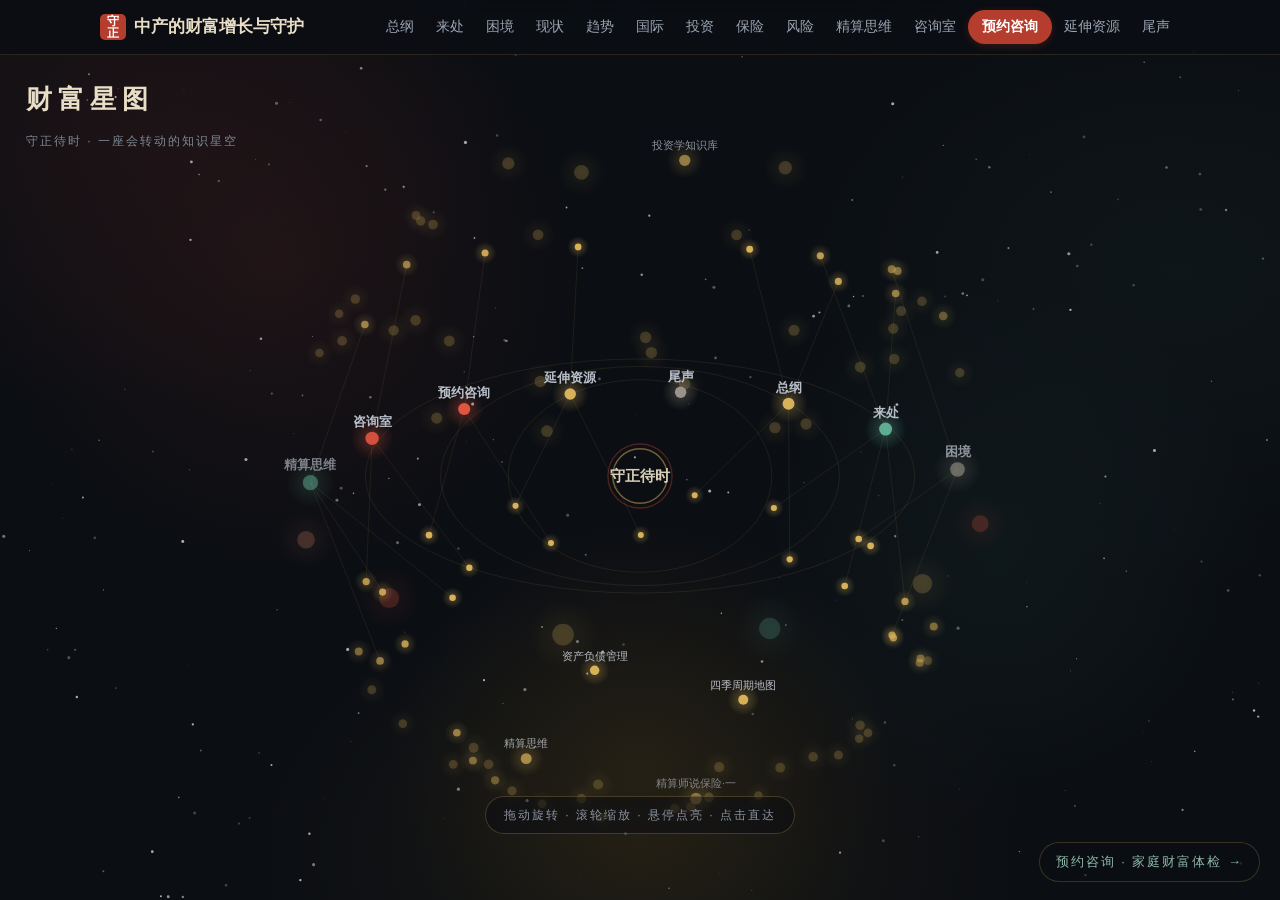
<file: atlas.html>
<!DOCTYPE html>
<html lang="zh-CN">
<head>
<meta charset="UTF-8">
<meta name="viewport" content="width=device-width, initial-scale=1.0">
<title>财富星图 · Atlas | 中产的财富增长与守护</title>
<meta name="description" content="财富星图：一座可以转动的知识星空。14 颗页面恒星、87 颗知识行星（含 9 张可点击的迷你曲线图）、8 座知识库星云——拖动旋转、悬停点亮、点击即达。">
<link rel="stylesheet" href="css/style.css">
<style>
  html,body{height:100%;}
  body{margin:0;background:#0b0e13;overflow:hidden;}
  #sky{position:fixed;inset:0;display:block;cursor:grab;}
  #sky.dragging{cursor:grabbing;}
  .atlas-brand{position:fixed;top:76px;left:26px;z-index:5;pointer-events:none;}
  .atlas-brand h1{margin:0;font-family:var(--serif);font-size:26px;letter-spacing:6px;color:#e9dfc7;font-weight:800;}
  .atlas-brand p{margin:6px 0 0;font-size:12px;color:#7d8794;letter-spacing:2px;}
  .atlas-hint{position:fixed;bottom:66px;left:50%;transform:translateX(-50%);z-index:5;
    font-size:12px;color:#8a93a1;letter-spacing:2px;background:rgba(11,14,19,0.55);
    border:1px solid rgba(216,178,90,0.25);border-radius:999px;padding:7px 18px;pointer-events:none;}
  .atlas-cta{position:fixed;right:20px;bottom:18px;z-index:6;
    color:#9aa4b1;text-decoration:none;font-size:13px;letter-spacing:2px;
    background:rgba(11,14,19,0.55);border:1px solid rgba(216,178,90,0.22);
    border-radius:999px;padding:7px 16px;
    transition:color 0.25s,border-color 0.25s;}
  .atlas-cta:hover{color:#d8b25a;border-color:rgba(216,178,90,0.55);text-decoration:none;}
  #tip{position:fixed;z-index:8;display:none;max-width:260px;pointer-events:none;
    background:rgba(16,20,27,0.92);border:1px solid rgba(216,178,90,0.45);border-radius:10px;
    padding:10px 14px;color:#e9dfc7;font-size:13px;line-height:1.6;box-shadow:0 8px 30px rgba(0,0,0,0.5);}
  #tip b{font-family:var(--serif);font-size:14px;letter-spacing:2px;}
  #tip span{display:block;color:#9aa4b1;font-size:12px;margin-top:3px;}
  #cardWrap{position:fixed;inset:0;z-index:20;display:none;align-items:center;justify-content:center;
    background:rgba(5,7,10,0.6);backdrop-filter:blur(4px);}
  #cardWrap.open{display:flex;}
  #card{width:min(480px,88vw);max-height:80vh;overflow:auto;background:#12161d;
    border:1px solid rgba(216,178,90,0.5);border-radius:16px;padding:26px 26px 20px;
    box-shadow:0 20px 60px rgba(0,0,0,0.6);}
  #card h3{margin:0 0 4px;font-family:var(--serif);font-size:20px;letter-spacing:3px;color:#e9dfc7;}
  #card .from{font-size:11px;color:#8a93a1;letter-spacing:1px;margin-bottom:12px;}
  #card .desc{font-size:14px;line-height:1.9;color:#c8cdd6;margin-bottom:16px;}
  #card a{display:block;color:#d8b25a;text-decoration:none;font-size:13px;padding:8px 12px;margin:6px 0;
    border:1px solid rgba(216,178,90,0.3);border-radius:9px;background:rgba(216,178,90,0.06);}
  #card a:hover{background:rgba(216,178,90,0.14);}
  #cardClose{margin-top:8px;width:100%;padding:10px;border-radius:9px;border:1px solid rgba(154,147,138,0.4);
    background:transparent;color:#9aa4b1;font-size:13px;letter-spacing:2px;cursor:pointer;}
  #cardClose:hover{color:#e9dfc7;border-color:#d8b25a;}
  .site-header{background:rgba(11,14,19,0.85) !important;border-bottom:1px solid rgba(216,178,90,0.15) !important;}
  .site-header a{color:#9aa4b1 !important;}
  .site-header a.active,.site-header .brand{color:#e9dfc7 !important;}
  .site-header a.nav-cta{background:#b53d2e !important;color:#fff !important;}
  @media (max-width:640px){.atlas-brand h1{font-size:20px;letter-spacing:4px;}.atlas-brand{top:70px;left:16px;}}
</style>
</head>
<body data-page="atlas.html">
<canvas id="sky"></canvas>
<div class="atlas-brand">
  <h1>财富星图</h1>
  <p>守正待时 · 一座会转动的知识星空</p>
</div>
<div class="atlas-hint">拖动旋转 · 滚轮缩放 · 悬停点亮 · 点击直达</div>
<a class="atlas-cta" href="consult.html">预约咨询 · 家庭财富体检 →</a>
<div id="tip"></div>
<div id="cardWrap"><div id="card"></div></div>
<script src="js/atlas.js"></script>
<script src="js/main.js"></script>
</body>
</html>
</file>
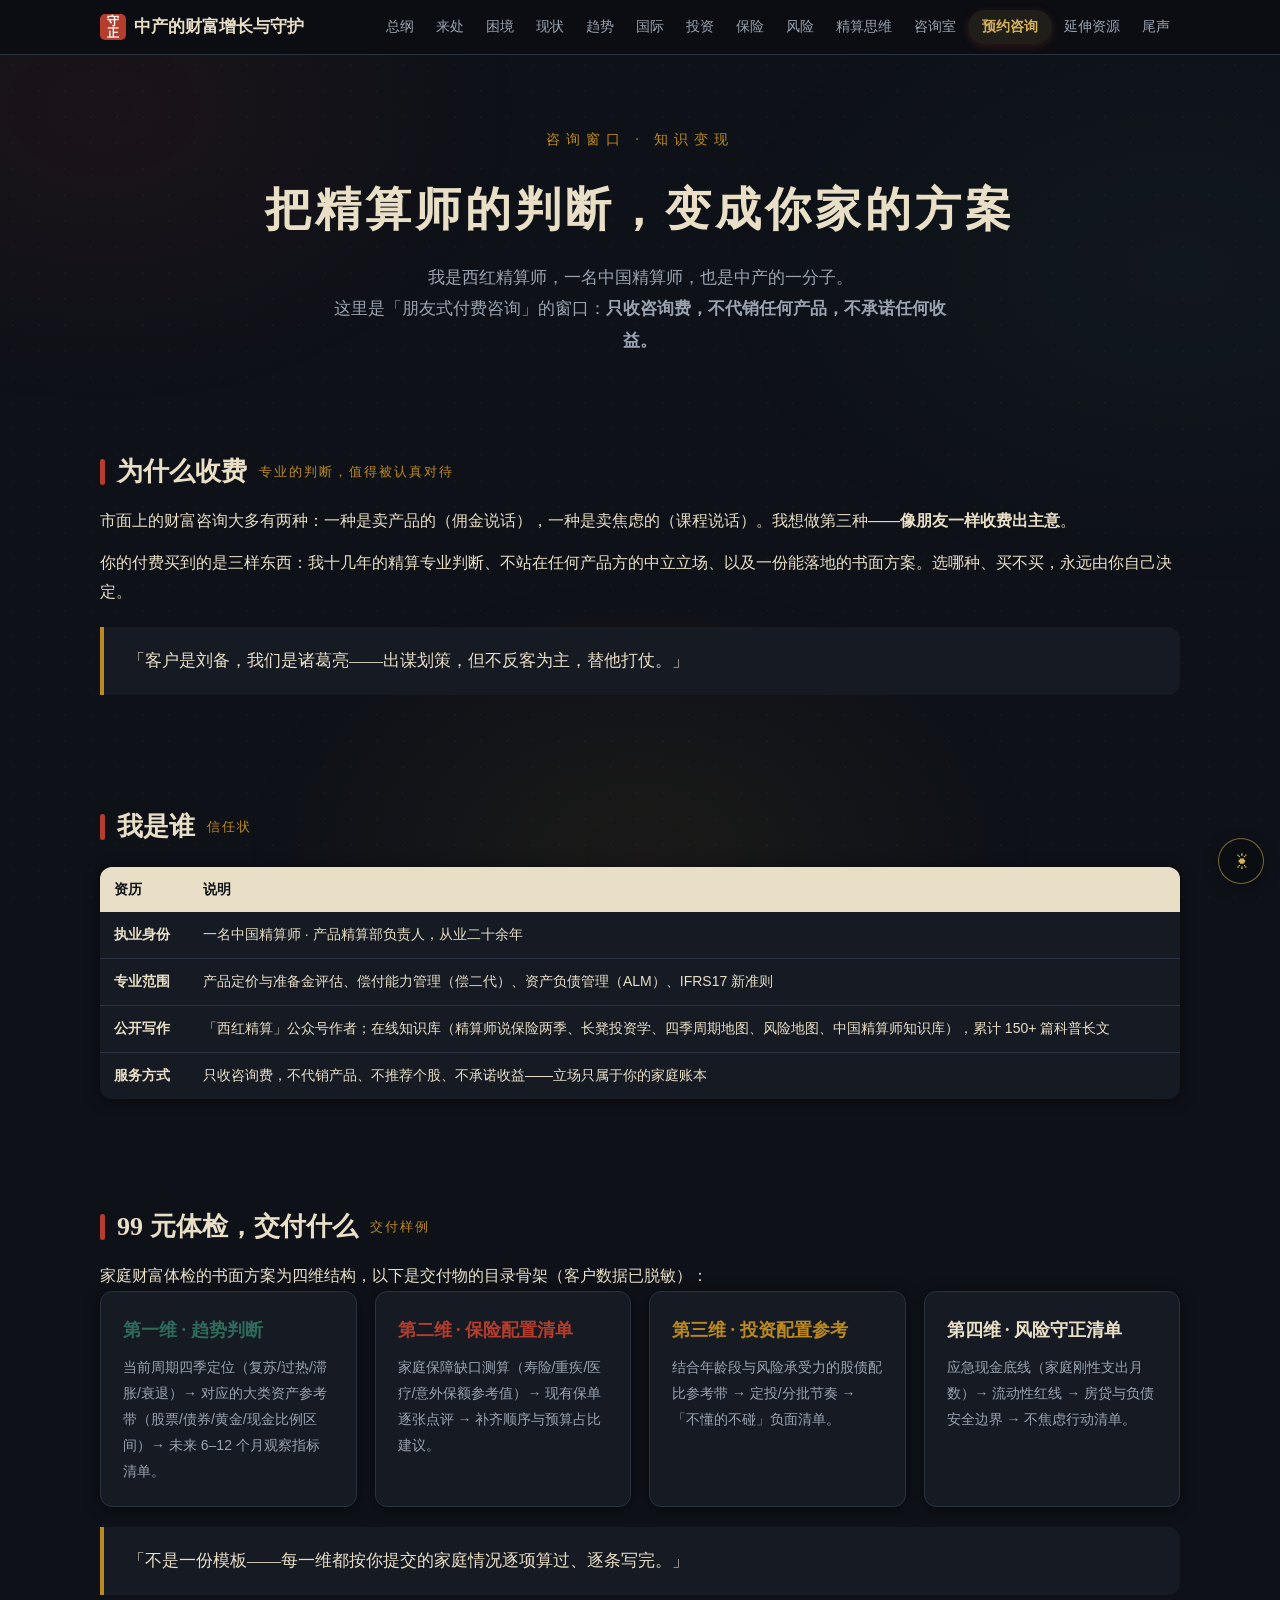
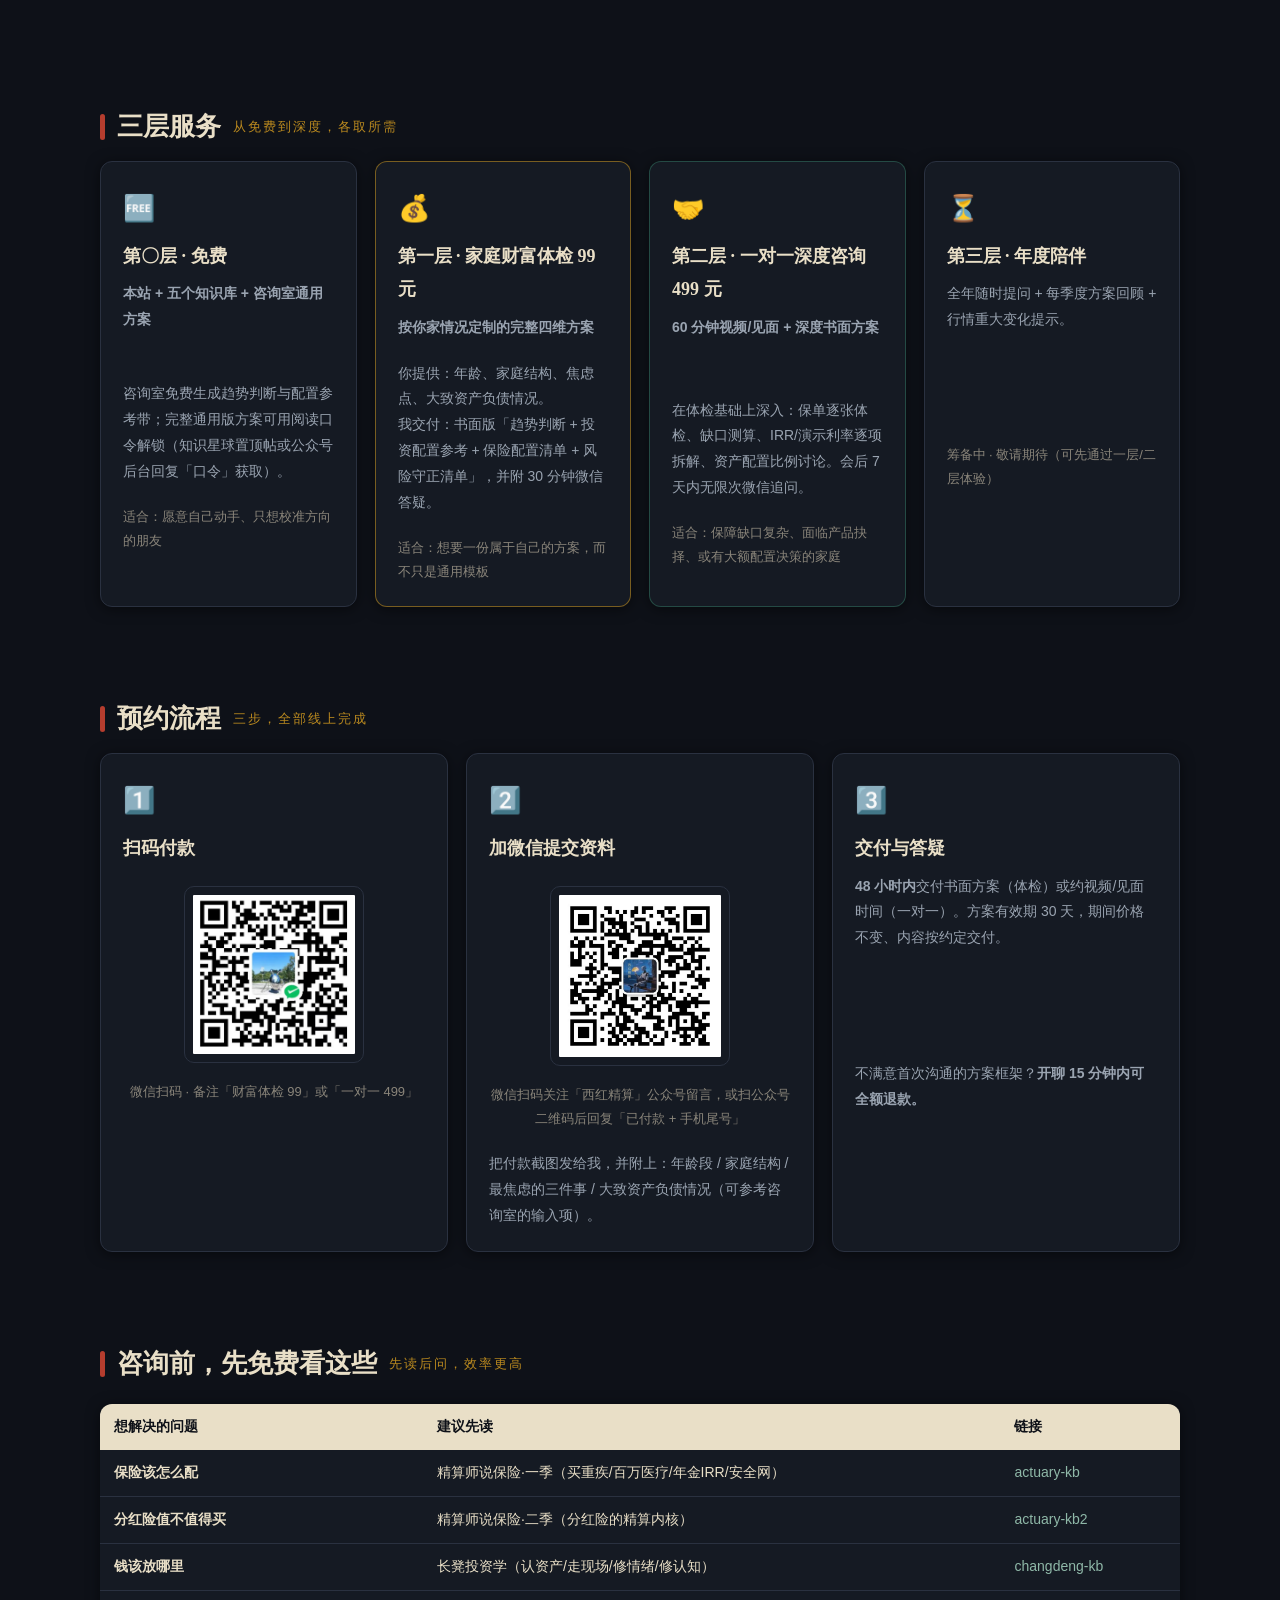
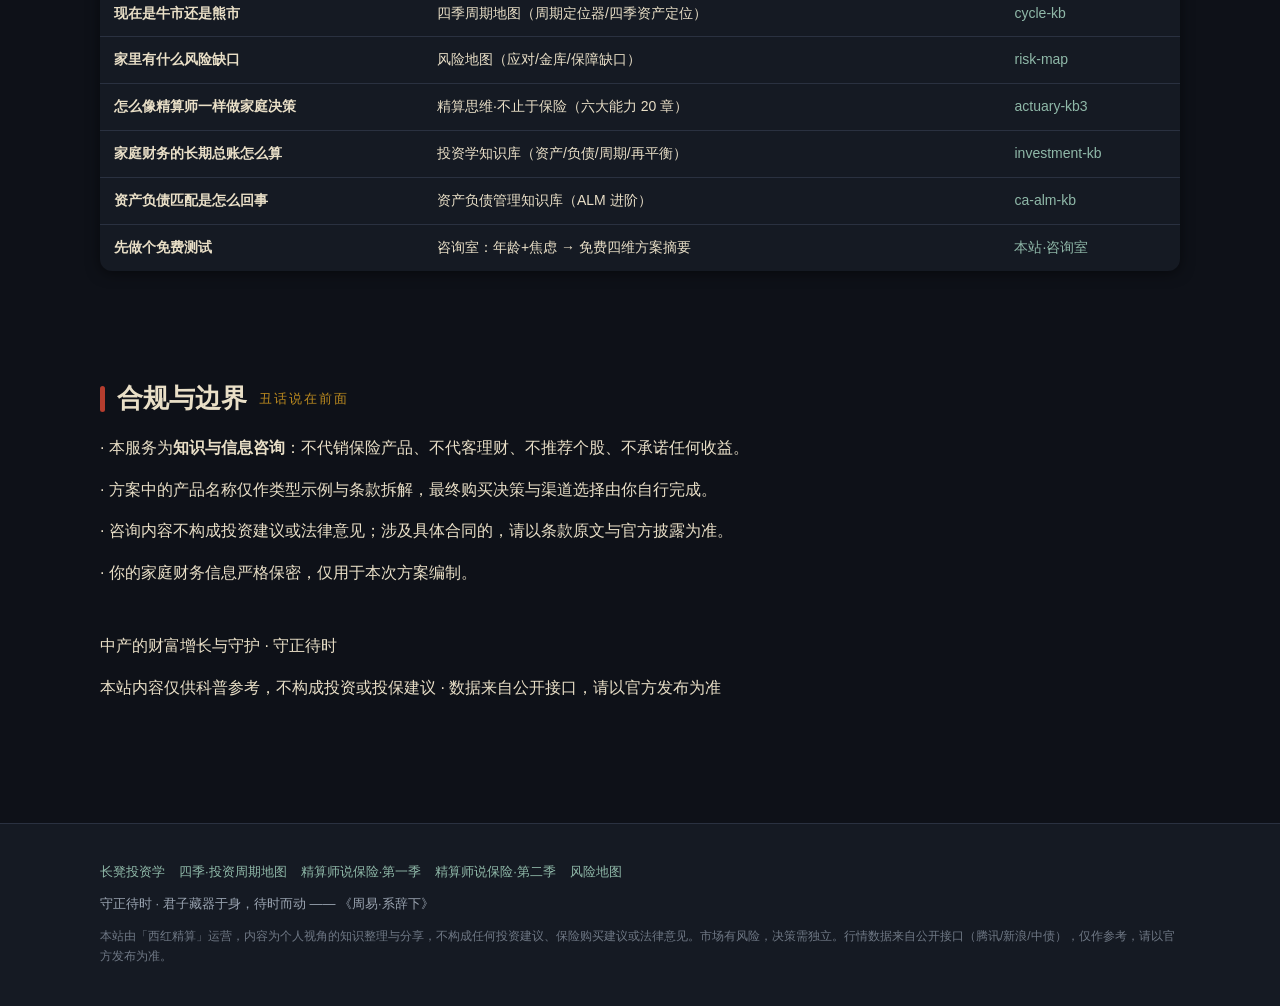
<file: consult.html>
<!DOCTYPE html>
<html lang="zh-CN">
<head>
<meta charset="UTF-8">
<meta name="viewport" content="width=device-width, initial-scale=1.0">
<title>预约咨询 · 家庭财富体检 | 中产的财富增长与守护</title>
<meta name="description" content="由中国精算师提供的家庭财富体检与一对一咨询服务：只收咨询费，不代销产品，不承诺收益。">
<link rel="stylesheet" href="css/style.css">
</head>
<body data-page="consult.html">
<main class="page-wrap">

  <div class="hero">
    <div class="kicker">咨询窗口 · 知识变现</div>
    <h1>把精算师的判断，变成你家的方案</h1>
    <p class="sub">我是西红精算师，一名中国精算师，也是中产的一分子。<br>
    这里是「朋友式付费咨询」的窗口：<b>只收咨询费，不代销任何产品，不承诺任何收益。</b></p>
  </div>

  <section class="reveal">
    <div class="section-title"><span class="bar"></span>为什么收费<span class="en">专业的判断，值得被认真对待</span></div>
    <p>市面上的财富咨询大多有两种：一种是卖产品的（佣金说话），一种是卖焦虑的（课程说话）。我想做第三种——<b>像朋友一样收费出主意</b>。</p>
    <p>你的付费买到的是三样东西：我十几年的精算专业判断、不站在任何产品方的中立立场、以及一份能落地的书面方案。选哪种、买不买，永远由你自己决定。</p>
    <div class="quote-block">
      「客户是刘备，我们是诸葛亮——出谋划策，但不反客为主，替他打仗。」
    </div>
  </section>

  <section class="reveal">
    <div class="section-title"><span class="bar"></span>我是谁<span class="en">信任状</span></div>
    <table class="tbl">
      <tr><th>资历</th><th>说明</th></tr>
      <tr><td><b>执业身份</b></td><td>一名中国精算师 · 产品精算部负责人，从业二十余年</td></tr>
      <tr><td><b>专业范围</b></td><td>产品定价与准备金评估、偿付能力管理（偿二代）、资产负债管理（ALM）、IFRS17 新准则</td></tr>
      <tr><td><b>公开写作</b></td><td>「西红精算」公众号作者；在线知识库（精算师说保险两季、长凳投资学、四季周期地图、风险地图、中国精算师知识库），累计 150+ 篇科普长文</td></tr>
      <tr><td><b>服务方式</b></td><td>只收咨询费，不代销产品、不推荐个股、不承诺收益——立场只属于你的家庭账本</td></tr>
    </table>
  </section>

  <section class="reveal">
    <div class="section-title"><span class="bar"></span>99 元体检，交付什么<span class="en">交付样例</span></div>
    <p>家庭财富体检的书面方案为四维结构，以下是交付物的目录骨架（客户数据已脱敏）：</p>
    <div class="cards">
      <div class="card accent-teal">
        <h4>第一维 · 趋势判断</h4>
        <p>当前周期四季定位（复苏/过热/滞胀/衰退）→ 对应的大类资产参考带（股票/债券/黄金/现金比例区间）→ 未来 6–12 个月观察指标清单。</p>
      </div>
      <div class="card accent-cinnabar">
        <h4>第二维 · 保险配置清单</h4>
        <p>家庭保障缺口测算（寿险/重疾/医疗/意外保额参考值）→ 现有保单逐张点评 → 补齐顺序与预算占比建议。</p>
      </div>
      <div class="card accent-amber">
        <h4>第三维 · 投资配置参考</h4>
        <p>结合年龄段与风险承受力的股债配比参考带 → 定投/分批节奏 → 「不懂的不碰」负面清单。</p>
      </div>
      <div class="card">
        <h4>第四维 · 风险守正清单</h4>
        <p>应急现金底线（家庭刚性支出月数）→ 流动性红线 → 房贷与负债安全边界 → 不焦虑行动清单。</p>
      </div>
    </div>
    <div class="quote-block">
      「不是一份模板——每一维都按你提交的家庭情况逐项算过、逐条写完。」
    </div>
  </section>

  <section class="reveal">
    <div class="section-title"><span class="bar"></span>三层服务<span class="en">从免费到深度，各取所需</span></div>
    <div class="cards">
      <div class="card">
        <div class="c-icon">🆓</div>
        <h4>第〇层 · 免费</h4>
        <p><b>本站 + 五个知识库 + 咨询室通用方案</b></p>
        <p>咨询室免费生成趋势判断与配置参考带；完整通用版方案可用阅读口令解锁（知识星球置顶帖或公众号后台回复「口令」获取）。</p>
        <p style="font-size:13px;color:#8a857a">适合：愿意自己动手、只想校准方向的朋友</p>
      </div>
      <div class="card" style="border-color:rgba(187,138,31,0.6)">
        <div class="c-icon">💰</div>
        <h4>第一层 · 家庭财富体检 <b>99 元</b></h4>
        <p><b>按你家情况定制的完整四维方案</b></p>
        <p>你提供：年龄、家庭结构、焦虑点、大致资产负债情况。<br>
        我交付：书面版「趋势判断 + 投资配置参考 + 保险配置清单 + 风险守正清单」，并附 30 分钟微信答疑。</p>
        <p style="font-size:13px;color:#8a857a">适合：想要一份属于自己的方案，而不只是通用模板</p>
      </div>
      <div class="card" style="border-color:rgba(47,107,90,0.6)">
        <div class="c-icon">🤝</div>
        <h4>第二层 · 一对一深度咨询 <b>499 元</b></h4>
        <p><b>60 分钟视频/见面 + 深度书面方案</b></p>
        <p>在体检基础上深入：保单逐张体检、缺口测算、IRR/演示利率逐项拆解、资产配置比例讨论。会后 7 天内无限次微信追问。</p>
        <p style="font-size:13px;color:#8a857a">适合：保障缺口复杂、面临产品抉择、或有大额配置决策的家庭</p>
      </div>
      <div class="card">
        <div class="c-icon">⏳</div>
        <h4>第三层 · 年度陪伴</h4>
        <p>全年随时提问 + 每季度方案回顾 + 行情重大变化提示。</p>
        <p style="font-size:13px;color:#8a857a">筹备中 · 敬请期待（可先通过一层/二层体验）</p>
      </div>
    </div>
  </section>

  <section class="reveal">
    <div class="section-title"><span class="bar"></span>预约流程<span class="en">三步，全部线上完成</span></div>
    <div class="cards">
      <div class="card">
        <div class="c-icon">1️⃣</div>
        <h4>扫码付款</h4>
        <div style="text-align:center;margin:12px 0">
          <img src="assets/wechat-pay-qrcode.png" alt="微信收款码"
               style="width:180px;border:1px solid rgba(43,42,38,0.15);border-radius:10px;background:#fffdf8;padding:8px"
               onerror="this.replaceWith(Object.assign(document.createElement('div'),{textContent:'（微信收款码占位：图片待放置 assets/wechat-pay-qrcode.png）',style:'font-size:13px;color:#8a857a;padding:40px 0'}))">
          <div style="font-size:13px;color:#8a857a;margin-top:8px">微信扫码 · 备注「财富体检 99」或「一对一 499」</div>
        </div>
      </div>
      <div class="card">
        <div class="c-icon">2️⃣</div>
        <h4>加微信提交资料</h4>
        <div style="text-align:center;margin:12px 0">
          <img src="assets/wechat-qrcode.png" alt="西红精算公众号二维码"
               style="width:180px;border:1px solid rgba(43,42,38,0.15);border-radius:10px;background:#fffdf8;padding:8px">
          <div style="font-size:13px;color:#8a857a;margin-top:8px">微信扫码关注「西红精算」公众号留言，或扫公众号二维码后回复「已付款 + 手机尾号」</div>
        </div>
        <p>把付款截图发给我，并附上：年龄段 / 家庭结构 / 最焦虑的三件事 / 大致资产负债情况（可参考咨询室的输入项）。</p>
      </div>
      <div class="card">
        <div class="c-icon">3️⃣</div>
        <h4>交付与答疑</h4>
        <p><b>48 小时内</b>交付书面方案（体检）或约视频/见面时间（一对一）。方案有效期 30 天，期间价格不变、内容按约定交付。</p>
        <p>不满意首次沟通的方案框架？<b>开聊 15 分钟内可全额退款。</b></p>
      </div>
    </div>
  </section>

  <section class="reveal">
    <div class="section-title"><span class="bar"></span>咨询前，先免费看这些<span class="en">先读后问，效率更高</span></div>
    <table class="tbl">
      <tr><th>想解决的问题</th><th>建议先读</th><th>链接</th></tr>
      <tr><td><b>保险该怎么配</b></td><td>精算师说保险·一季（买重疾/百万医疗/年金IRR/安全网）</td><td><a href="https://xihongactuary.github.io/actuary-kb/" target="_blank" rel="noopener">actuary-kb</a></td></tr>
      <tr><td><b>分红险值不值得买</b></td><td>精算师说保险·二季（分红险的精算内核）</td><td><a href="https://xihongactuary.github.io/actuary-kb2/" target="_blank" rel="noopener">actuary-kb2</a></td></tr>
      <tr><td><b>钱该放哪里</b></td><td>长凳投资学（认资产/走现场/修情绪/修认知）</td><td><a href="https://xihongactuary.github.io/changdeng-kb/" target="_blank" rel="noopener">changdeng-kb</a></td></tr>
      <tr><td><b>现在是牛市还是熊市</b></td><td>四季周期地图（周期定位器/四季资产定位）</td><td><a href="https://xihongactuary.github.io/investment-kb/cycle-kb/" target="_blank" rel="noopener">cycle-kb</a></td></tr>
      <tr><td><b>家里有什么风险缺口</b></td><td>风险地图（应对/金库/保障缺口）</td><td><a href="https://xihongactuary.github.io/risk-map/" target="_blank" rel="noopener">risk-map</a></td></tr>
      <tr><td><b>怎么像精算师一样做家庭决策</b></td><td>精算思维·不止于保险（六大能力 20 章）</td><td><a href="https://xihongactuary.github.io/actuary-kb3/" target="_blank" rel="noopener">actuary-kb3</a></td></tr>
      <tr><td><b>家庭财务的长期总账怎么算</b></td><td>投资学知识库（资产/负债/周期/再平衡）</td><td><a href="https://xihongactuary.github.io/investment-kb/" target="_blank" rel="noopener">investment-kb</a></td></tr>
      <tr><td><b>资产负债匹配是怎么回事</b></td><td>资产负债管理知识库（ALM 进阶）</td><td><a href="https://xihongactuary.github.io/ca-alm-kb/" target="_blank" rel="noopener">ca-alm-kb</a></td></tr>
      <tr><td><b>先做个免费测试</b></td><td>咨询室：年龄+焦虑 → 免费四维方案摘要</td><td><a href="advisor.html">本站·咨询室</a></td></tr>
    </table>
  </section>

  <section class="reveal">
    <div class="section-title"><span class="bar"></span>合规与边界<span class="en">丑话说在前面</span></div>
    <p>· 本服务为<b>知识与信息咨询</b>：不代销保险产品、不代客理财、不推荐个股、不承诺任何收益。</p>
    <p>· 方案中的产品名称仅作类型示例与条款拆解，最终购买决策与渠道选择由你自行完成。</p>
    <p>· 咨询内容不构成投资建议或法律意见；涉及具体合同的，请以条款原文与官方披露为准。</p>
    <p>· 你的家庭财务信息严格保密，仅用于本次方案编制。</p>
  </section>

  <footer class="page-footer">
    <p>中产的财富增长与守护 · 守正待时</p>
    <p>本站内容仅供科普参考，不构成投资或投保建议 · 数据来自公开接口，请以官方发布为准</p>
  </footer>
</main>
<script src="js/main.js"></script>
</body>
</html>
</file>
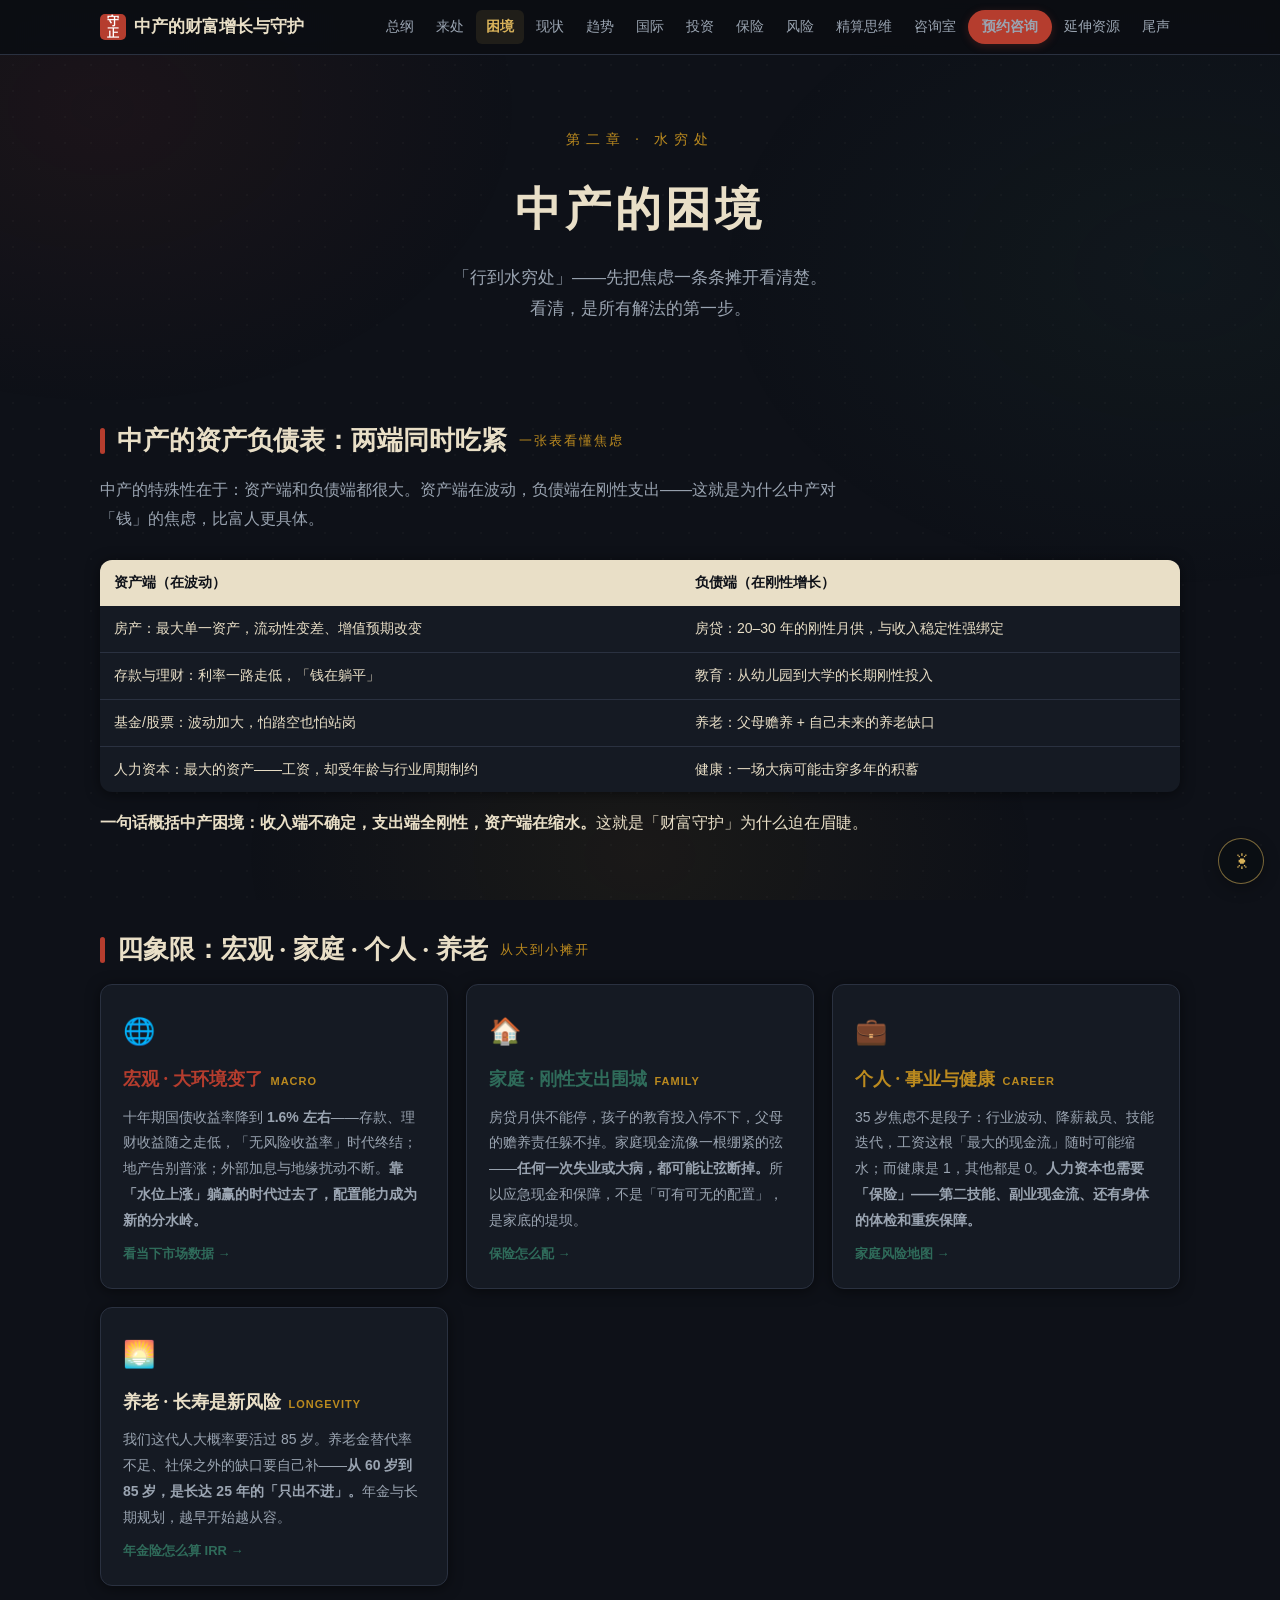
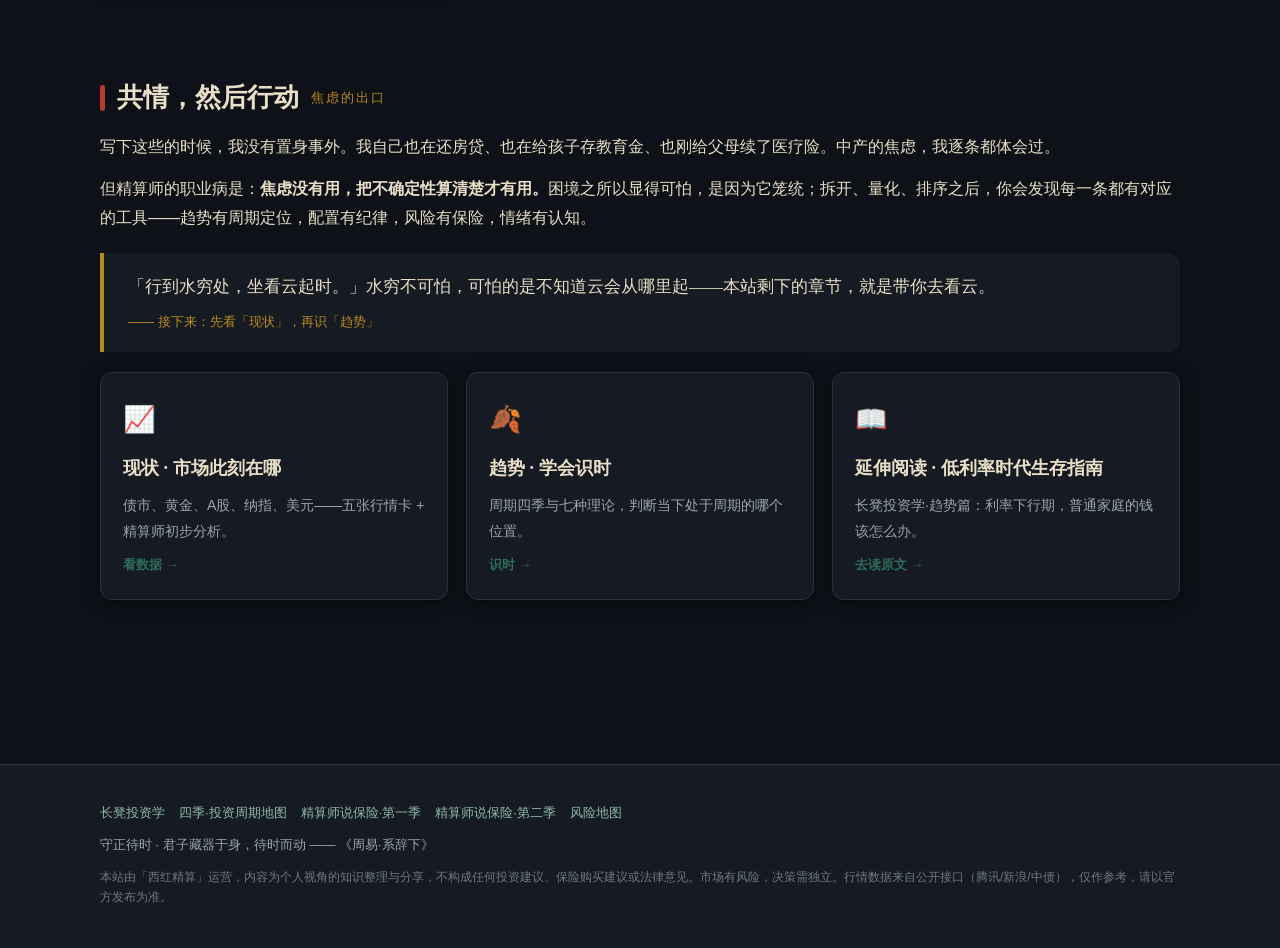
<file: dilemma.html>
<!DOCTYPE html>
<html lang="zh-CN">
<head>
<meta charset="UTF-8">
<meta name="viewport" content="width=device-width, initial-scale=1.0">
<title>困境 · 行到水穷处 | 中产的财富增长与守护</title>
<meta name="description" content="低利率、降薪、房贷、教育、养老、健康——中产当下的困境，从宏观到微观摊开来看。">
<link rel="stylesheet" href="css/style.css">
</head>
<body data-page="dilemma.html">
<main class="page-wrap">

  <div class="hero">
    <div class="kicker">第二章 · 水穷处</div>
    <h1>中产的困境</h1>
    <p class="sub">「行到水穷处」——先把焦虑一条条摊开看清楚。<br>
    看清，是所有解法的第一步。</p>
  </div>

  <section class="reveal">
    <div class="section-title"><span class="bar"></span>中产的资产负债表：两端同时吃紧<span class="en">一张表看懂焦虑</span></div>
    <p class="section-lede">中产的特殊性在于：资产端和负债端都很大。资产端在波动，负债端在刚性支出——这就是为什么中产对「钱」的焦虑，比富人更具体。</p>
    <table class="tbl">
      <tr><th>资产端（在波动）</th><th>负债端（在刚性增长）</th></tr>
      <tr><td>房产：最大单一资产，流动性变差、增值预期改变</td><td>房贷：20–30 年的刚性月供，与收入稳定性强绑定</td></tr>
      <tr><td>存款与理财：利率一路走低，「钱在躺平」</td><td>教育：从幼儿园到大学的长期刚性投入</td></tr>
      <tr><td>基金/股票：波动加大，怕踏空也怕站岗</td><td>养老：父母赡养 + 自己未来的养老缺口</td></tr>
      <tr><td>人力资本：最大的资产——工资，却受年龄与行业周期制约</td><td>健康：一场大病可能击穿多年的积蓄</td></tr>
    </table>
    <p><b>一句话概括中产困境：收入端不确定，支出端全刚性，资产端在缩水。</b>这就是「财富守护」为什么迫在眉睫。</p>
  </section>

  <section class="reveal">
    <div class="section-title"><span class="bar"></span>四象限：宏观 · 家庭 · 个人 · 养老<span class="en">从大到小摊开</span></div>
    <div class="quad">
      <div class="card accent-cinnabar">
        <div class="c-icon">🌐</div>
        <h4>宏观 · 大环境变了<span class="q-en">MACRO</span></h4>
        <p>十年期国债收益率降到 <b>1.6% 左右</b>——存款、理财收益随之走低，「无风险收益率」时代终结；地产告别普涨；外部加息与地缘扰动不断。<b>靠「水位上涨」躺赢的时代过去了，配置能力成为新的分水岭。</b></p>
        <a class="c-link" href="now.html">看当下市场数据 →</a>
      </div>
      <div class="card accent-teal">
        <div class="c-icon">🏠</div>
        <h4>家庭 · 刚性支出围城<span class="q-en">FAMILY</span></h4>
        <p>房贷月供不能停，孩子的教育投入停不下，父母的赡养责任躲不掉。家庭现金流像一根绷紧的弦——<b>任何一次失业或大病，都可能让弦断掉。</b>所以应急现金和保障，不是「可有可无的配置」，是家底的堤坝。</p>
        <a class="c-link" href="insure.html">保险怎么配 →</a>
      </div>
      <div class="card accent-amber">
        <div class="c-icon">💼</div>
        <h4>个人 · 事业与健康<span class="q-en">CAREER</span></h4>
        <p>35 岁焦虑不是段子：行业波动、降薪裁员、技能迭代，工资这根「最大的现金流」随时可能缩水；而健康是 1，其他都是 0。<b>人力资本也需要「保险」——第二技能、副业现金流、还有身体的体检和重疾保障。</b></p>
        <a class="c-link" href="risk.html">家庭风险地图 →</a>
      </div>
      <div class="card">
        <div class="c-icon">🌅</div>
        <h4>养老 · 长寿是新风险<span class="q-en">LONGEVITY</span></h4>
        <p>我们这代人大概率要活过 85 岁。养老金替代率不足、社保之外的缺口要自己补——<b>从 60 岁到 85 岁，是长达 25 年的「只出不进」。</b>年金与长期规划，越早开始越从容。</p>
        <a class="c-link" href="insure.html">年金险怎么算 IRR →</a>
      </div>
    </div>
  </section>

  <section class="reveal">
    <div class="section-title"><span class="bar"></span>共情，然后行动<span class="en">焦虑的出口</span></div>
    <p>写下这些的时候，我没有置身事外。我自己也在还房贷、也在给孩子存教育金、也刚给父母续了医疗险。中产的焦虑，我逐条都体会过。</p>
    <p>但精算师的职业病是：<b>焦虑没有用，把不确定性算清楚才有用。</b>困境之所以显得可怕，是因为它笼统；拆开、量化、排序之后，你会发现每一条都有对应的工具——趋势有周期定位，配置有纪律，风险有保险，情绪有认知。</p>
    <div class="quote-block">
      「行到水穷处，坐看云起时。」水穷不可怕，可怕的是不知道云会从哪里起——本站剩下的章节，就是带你去看云。
      <span class="who">—— 接下来：先看「现状」，再识「趋势」</span>
    </div>
    <div class="cards" style="margin-top:18px">
      <a class="card" href="now.html">
        <div class="c-icon">📈</div>
        <h4>现状 · 市场此刻在哪</h4>
        <p>债市、黄金、A股、纳指、美元——五张行情卡 + 精算师初步分析。</p>
        <span class="c-link">看数据 →</span>
      </a>
      <a class="card" href="trend.html">
        <div class="c-icon">🍂</div>
        <h4>趋势 · 学会识时</h4>
        <p>周期四季与七种理论，判断当下处于周期的哪个位置。</p>
        <span class="c-link">识时 →</span>
      </a>
      <a class="card" href="https://xihongactuary.github.io/changdeng-kb/18-%E8%B6%8B%E5%8A%BF%E7%AF%87.html" target="_blank" rel="noopener">
        <div class="c-icon">📖</div>
        <h4>延伸阅读 · 低利率时代生存指南</h4>
        <p>长凳投资学·趋势篇：利率下行期，普通家庭的钱该怎么办。</p>
        <span class="c-link">去读原文 →</span>
      </a>
    </div>
  </section>

</main>
<script src="js/main.js"></script>
</body>
</html>
</file>
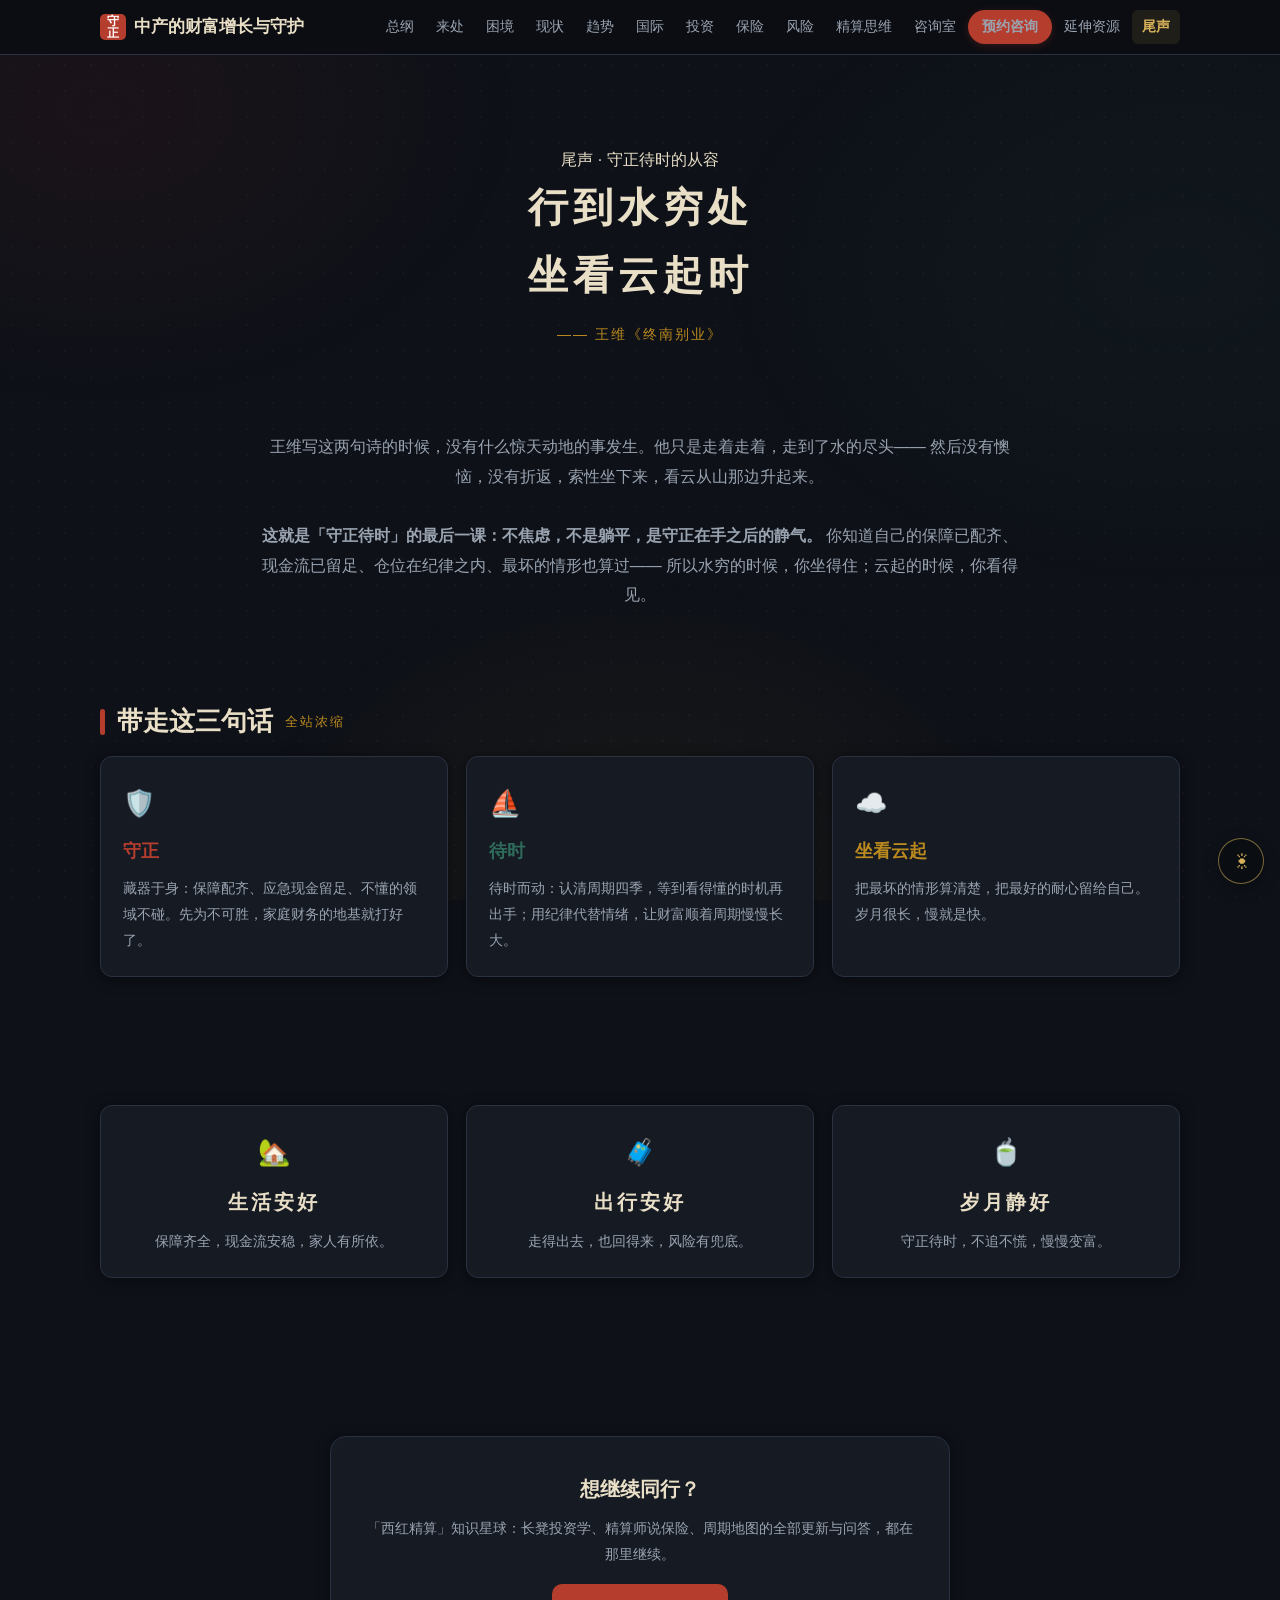
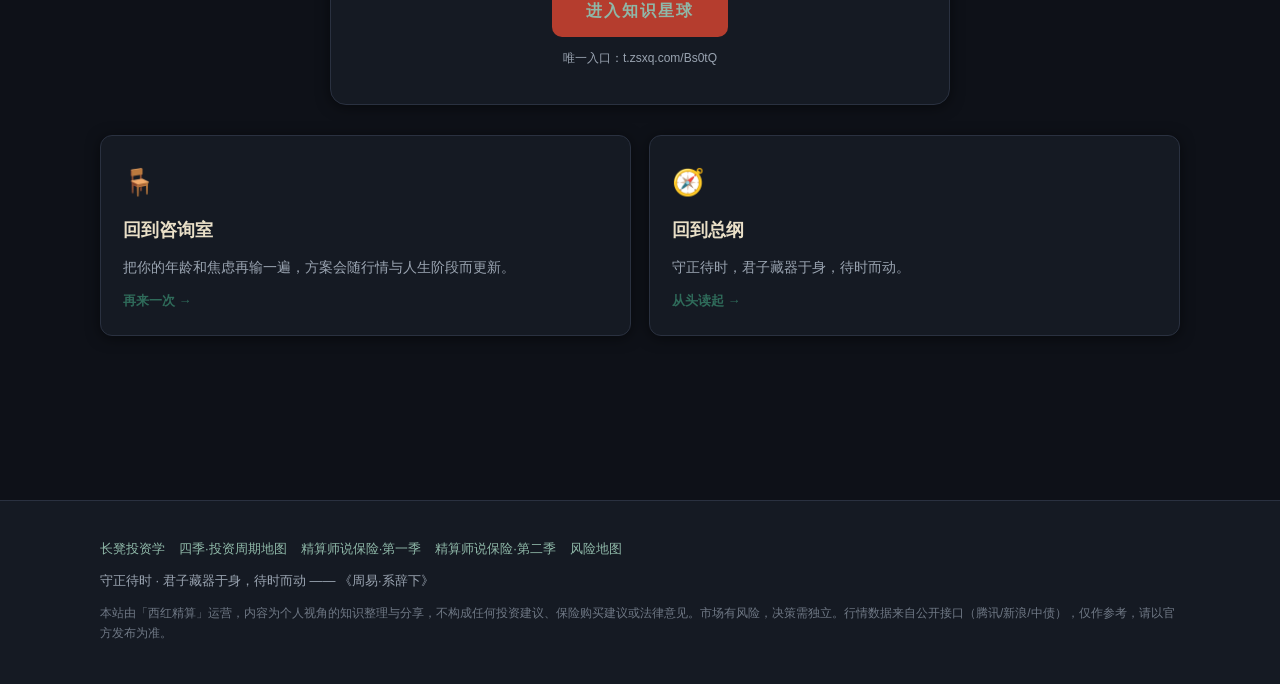
<file: ending.html>
<!DOCTYPE html>
<html lang="zh-CN">
<head>
<meta charset="UTF-8">
<meta name="viewport" content="width=device-width, initial-scale=1.0">
<title>尾声 · 行到水穷处 坐看云起时 | 中产的财富增长与守护</title>
<meta name="description" content="守正待时的从容：生活安好、出行安好、岁月静好。">
<link rel="stylesheet" href="css/style.css">
</head>
<body data-page="ending.html">
<main class="page-wrap">

  <div class="ending-hero">
    <div class="kicker">尾声 · 守正待时的从容</div>
    <div class="poem">行到水穷处<br>坐看云起时</div>
    <div class="poem-src">—— 王维《终南别业》</div>
  </div>

  <section class="reveal">
    <p class="section-lede" style="text-align:center;margin:0 auto">
      王维写这两句诗的时候，没有什么惊天动地的事发生。他只是走着走着，走到了水的尽头——
      然后没有懊恼，没有折返，索性坐下来，看云从山那边升起来。<br><br>
      <b>这就是「守正待时」的最后一课：不焦虑，不是躺平，是守正在手之后的静气。</b>
      你知道自己的保障已配齐、现金流已留足、仓位在纪律之内、最坏的情形也算过——
      所以水穷的时候，你坐得住；云起的时候，你看得见。
    </p>
  </section>

  <section class="reveal">
    <div class="section-title"><span class="bar"></span>带走这三句话<span class="en">全站浓缩</span></div>
    <div class="cards">
      <div class="card accent-cinnabar">
        <div class="c-icon">🛡️</div>
        <h4>守正</h4>
        <p>藏器于身：保障配齐、应急现金留足、不懂的领域不碰。先为不可胜，家庭财务的地基就打好了。</p>
      </div>
      <div class="card accent-teal">
        <div class="c-icon">⛵</div>
        <h4>待时</h4>
        <p>待时而动：认清周期四季，等到看得懂的时机再出手；用纪律代替情绪，让财富顺着周期慢慢长大。</p>
      </div>
      <div class="card accent-amber">
        <div class="c-icon">☁️</div>
        <h4>坐看云起</h4>
        <p>把最坏的情形算清楚，把最好的耐心留给自己。岁月很长，慢就是快。</p>
      </div>
    </div>
  </section>

  <section class="reveal">
    <div class="three-good">
      <div class="card"><div class="c-icon">🏡</div><h4>生活安好</h4><p>保障齐全，现金流安稳，家人有所依。</p></div>
      <div class="card"><div class="c-icon">🧳</div><h4>出行安好</h4><p>走得出去，也回得来，风险有兜底。</p></div>
      <div class="card"><div class="c-icon">🍵</div><h4>岁月静好</h4><p>守正待时，不追不慌，慢慢变富。</p></div>
    </div>
  </section>

  <section class="reveal">
    <div class="zsxq-cta">
      <h3>想继续同行？</h3>
      <p>「西红精算」知识星球：长凳投资学、精算师说保险、周期地图的全部更新与问答，都在那里继续。</p>
      <a class="btn-primary" href="https://t.zsxq.com/Bs0tQ" target="_blank" rel="noopener">进入知识星球</a>
      <p style="margin-top:10px;font-size:12px">唯一入口：t.zsxq.com/Bs0tQ</p>
    </div>
    <div class="cards">
      <a class="card" href="advisor.html">
        <div class="c-icon">🪑</div>
        <h4>回到咨询室</h4>
        <p>把你的年龄和焦虑再输一遍，方案会随行情与人生阶段而更新。</p>
        <span class="c-link">再来一次 →</span>
      </a>
      <a class="card" href="index.html">
        <div class="c-icon">🧭</div>
        <h4>回到总纲</h4>
        <p>守正待时，君子藏器于身，待时而动。</p>
        <span class="c-link">从头读起 →</span>
      </a>
    </div>
  </section>

</main>
<script src="js/main.js"></script>
</body>
</html>
</file>
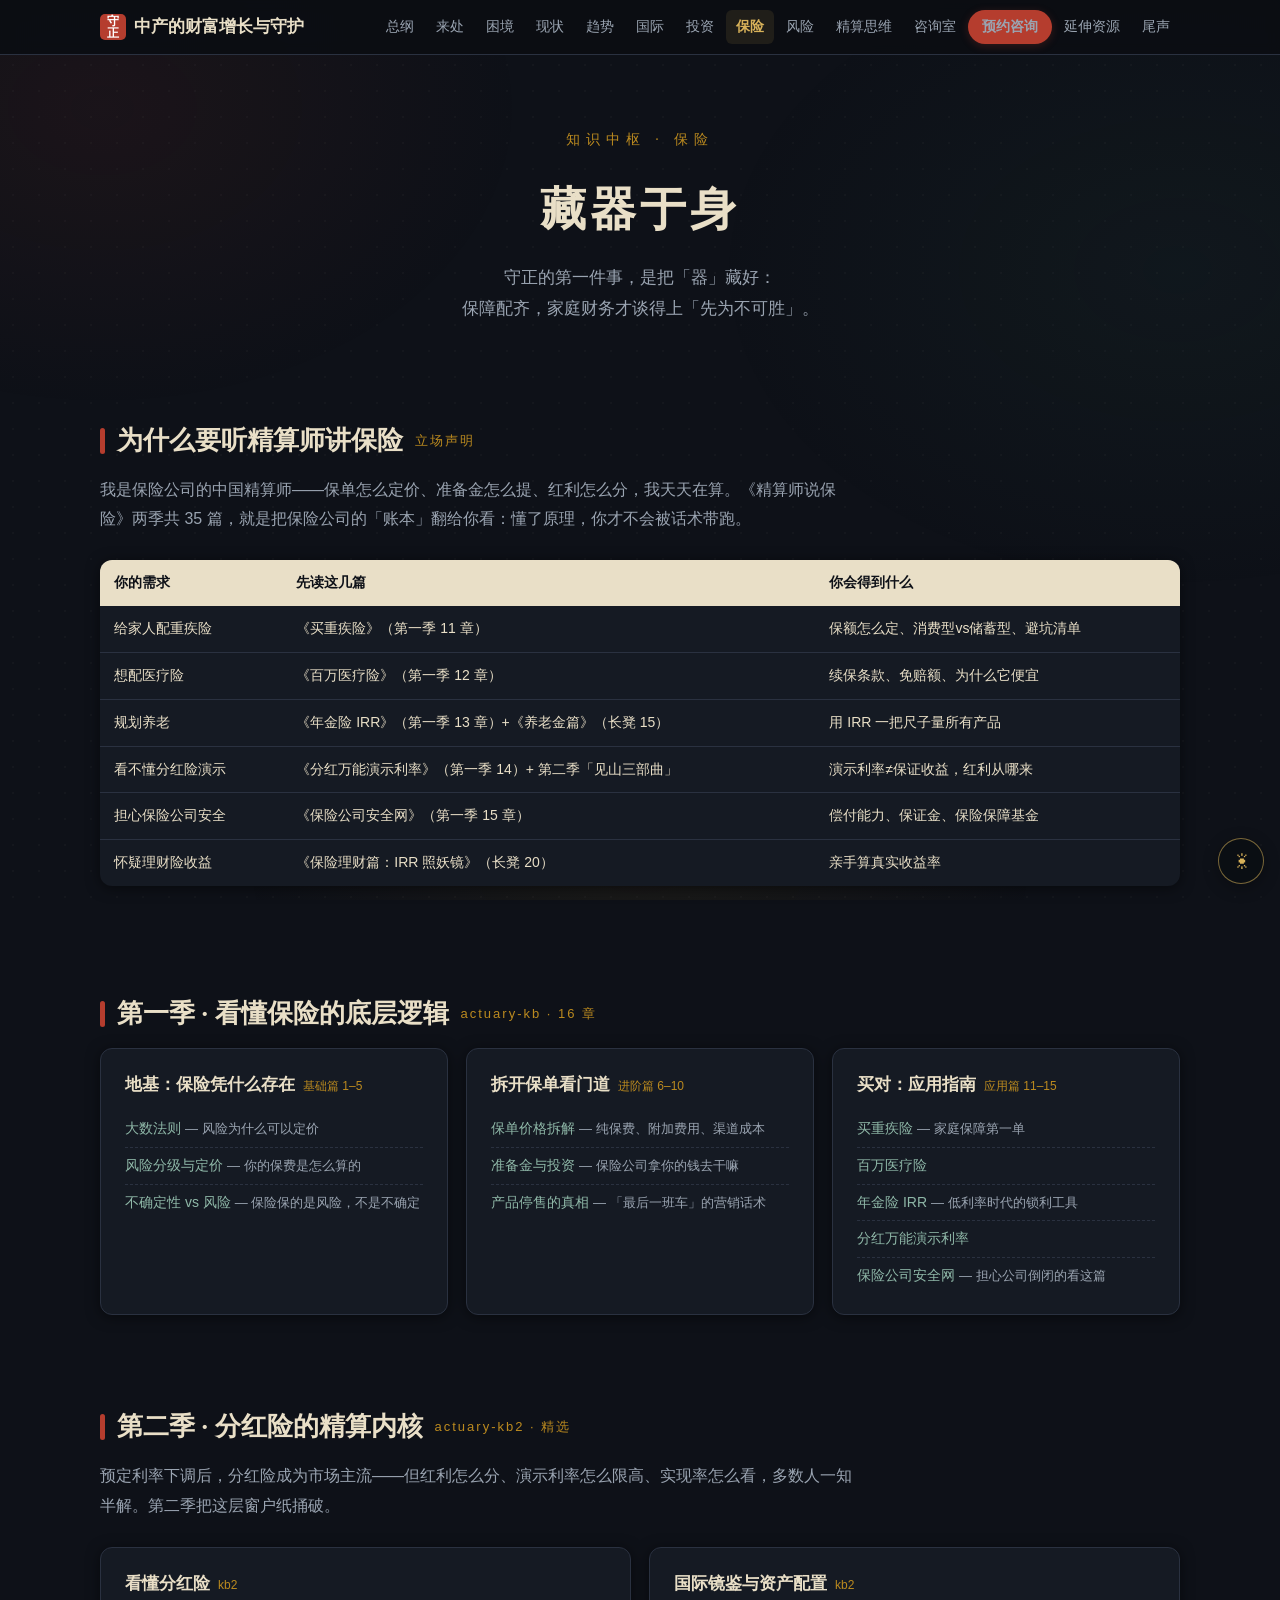
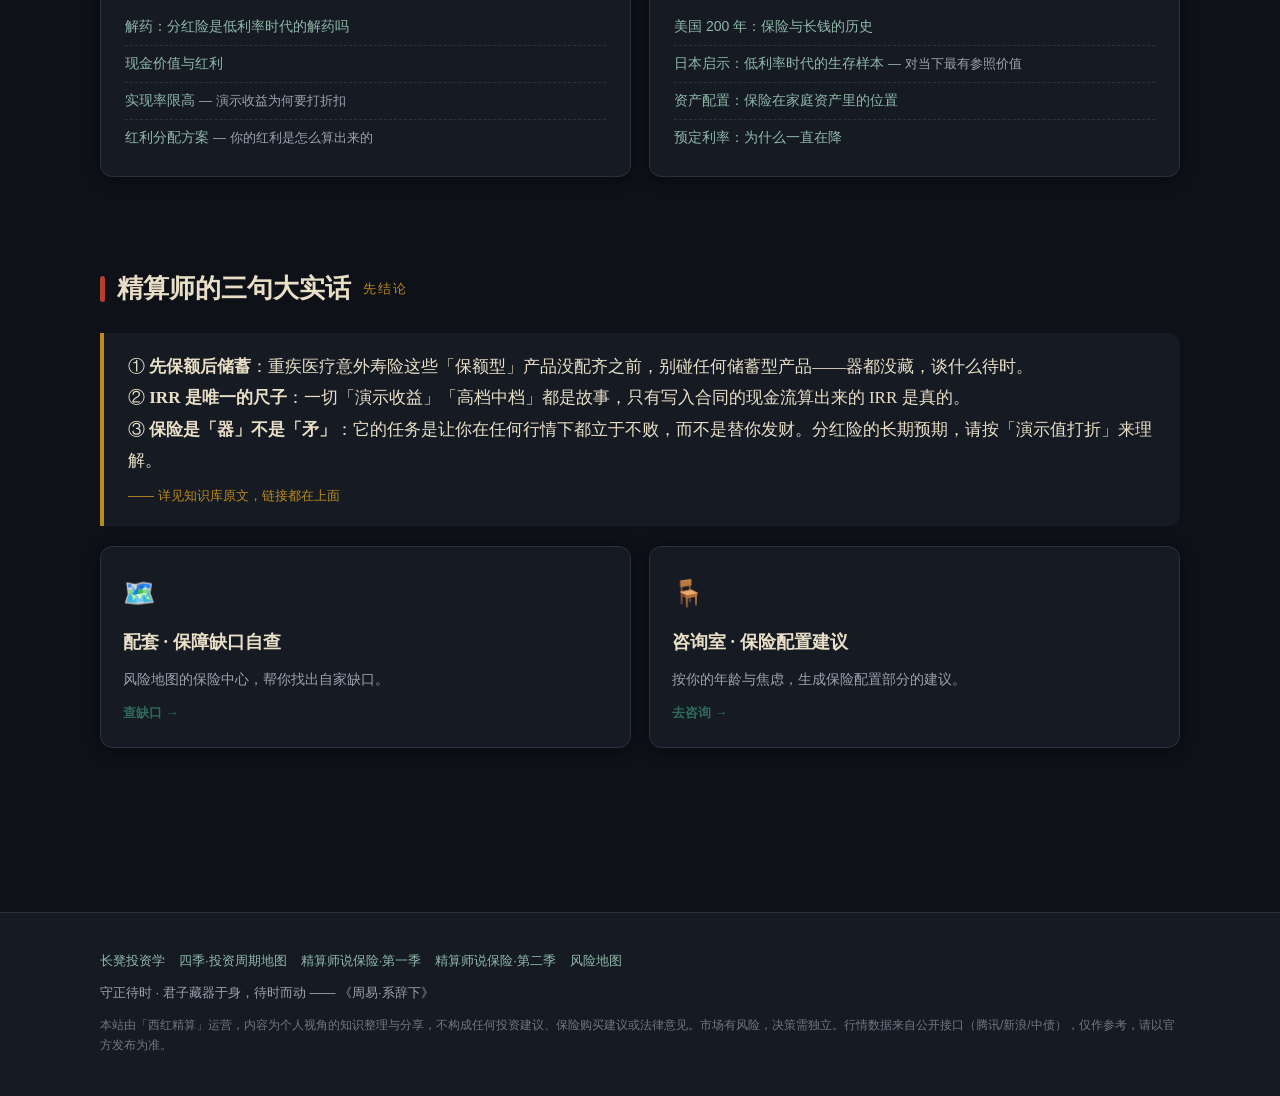
<file: insure.html>
<!DOCTYPE html>
<html lang="zh-CN">
<head>
<meta charset="UTF-8">
<meta name="viewport" content="width=device-width, initial-scale=1.0">
<title>保险 · 藏器于身 | 中产的财富增长与守护</title>
<meta name="description" content="精算师说保险两季知识库：从大数法则到年金 IRR，从分红实现率到保险公司安全网。">
<link rel="stylesheet" href="css/style.css">
</head>
<body data-page="insure.html">
<main class="page-wrap">

  <div class="hero">
    <div class="kicker">知识中枢 · 保险</div>
    <h1>藏器于身</h1>
    <p class="sub">守正的第一件事，是把「器」藏好：<br>
    保障配齐，家庭财务才谈得上「先为不可胜」。</p>
  </div>

  <section class="reveal">
    <div class="section-title"><span class="bar"></span>为什么要听精算师讲保险<span class="en">立场声明</span></div>
    <p class="section-lede">我是保险公司的中国精算师——保单怎么定价、准备金怎么提、红利怎么分，我天天在算。《精算师说保险》两季共 35 篇，就是把保险公司的「账本」翻给你看：懂了原理，你才不会被话术带跑。</p>
    <table class="tbl">
      <tr><th>你的需求</th><th>先读这几篇</th><th>你会得到什么</th></tr>
      <tr><td>给家人配重疾险</td><td>《买重疾险》（第一季 11 章）</td><td>保额怎么定、消费型vs储蓄型、避坑清单</td></tr>
      <tr><td>想配医疗险</td><td>《百万医疗险》（第一季 12 章）</td><td>续保条款、免赔额、为什么它便宜</td></tr>
      <tr><td>规划养老</td><td>《年金险 IRR》（第一季 13 章）+《养老金篇》（长凳 15）</td><td>用 IRR 一把尺子量所有产品</td></tr>
      <tr><td>看不懂分红险演示</td><td>《分红万能演示利率》（第一季 14）+ 第二季「见山三部曲」</td><td>演示利率≠保证收益，红利从哪来</td></tr>
      <tr><td>担心保险公司安全</td><td>《保险公司安全网》（第一季 15 章）</td><td>偿付能力、保证金、保险保障基金</td></tr>
      <tr><td>怀疑理财险收益</td><td>《保险理财篇：IRR 照妖镜》（长凳 20）</td><td>亲手算真实收益率</td></tr>
    </table>
  </section>

  <section class="reveal">
    <div class="section-title"><span class="bar"></span>第一季 · 看懂保险的底层逻辑<span class="en">actuary-kb · 16 章</span></div>
    <div class="kb-grid">
      <div class="kb-list">
        <h4>地基：保险凭什么存在<span class="src">基础篇 1–5</span></h4>
        <ul>
          <li><a href="https://xihongactuary.github.io/actuary-kb/01-%E5%A4%A7%E6%95%B0%E6%B3%95%E5%88%99.html" target="_blank" rel="noopener">大数法则</a> <span class="why">— 风险为什么可以定价</span></li>
          <li><a href="https://xihongactuary.github.io/actuary-kb/04-%E9%A3%8E%E9%99%A9%E5%88%86%E7%BA%A7%E4%B8%8E%E5%AE%9A%E4%BB%B7.html" target="_blank" rel="noopener">风险分级与定价</a> <span class="why">— 你的保费是怎么算的</span></li>
          <li><a href="https://xihongactuary.github.io/actuary-kb/05-%E4%B8%8D%E7%A1%AE%E5%AE%9A%E6%80%A7vs%E9%A3%8E%E9%99%A9.html" target="_blank" rel="noopener">不确定性 vs 风险</a> <span class="why">— 保险保的是风险，不是不确定</span></li>
        </ul>
      </div>
      <div class="kb-list">
        <h4>拆开保单看门道<span class="src">进阶篇 6–10</span></h4>
        <ul>
          <li><a href="https://xihongactuary.github.io/actuary-kb/06-%E4%BF%9D%E5%8D%95%E4%BB%B7%E6%A0%BC%E6%8B%86%E8%A7%A3.html" target="_blank" rel="noopener">保单价格拆解</a> <span class="why">— 纯保费、附加费用、渠道成本</span></li>
          <li><a href="https://xihongactuary.github.io/actuary-kb/07-%E5%87%86%E5%A4%87%E9%87%91%E4%B8%8E%E6%8A%95%E8%B5%84.html" target="_blank" rel="noopener">准备金与投资</a> <span class="why">— 保险公司拿你的钱去干嘛</span></li>
          <li><a href="https://xihongactuary.github.io/actuary-kb/10-%E4%BA%A7%E5%93%81%E5%81%9C%E5%94%AE%E7%9A%84%E7%9C%9F%E7%9B%B8.html" target="_blank" rel="noopener">产品停售的真相</a> <span class="why">— 「最后一班车」的营销话术</span></li>
        </ul>
      </div>
      <div class="kb-list">
        <h4>买对：应用指南<span class="src">应用篇 11–15</span></h4>
        <ul>
          <li><a href="https://xihongactuary.github.io/actuary-kb/11-%E4%B9%B0%E9%87%8D%E7%96%BE%E9%99%A9.html" target="_blank" rel="noopener">买重疾险</a> <span class="why">— 家庭保障第一单</span></li>
          <li><a href="https://xihongactuary.github.io/actuary-kb/12-%E7%99%BE%E4%B8%87%E5%8C%BB%E7%96%97%E9%99%A9.html" target="_blank" rel="noopener">百万医疗险</a></li>
          <li><a href="https://xihongactuary.github.io/actuary-kb/13-%E5%B9%B4%E9%87%91%E9%99%A9IRR.html" target="_blank" rel="noopener">年金险 IRR</a> <span class="why">— 低利率时代的锁利工具</span></li>
          <li><a href="https://xihongactuary.github.io/actuary-kb/14-%E5%88%86%E7%BA%A2%E4%B8%87%E8%83%BD%E6%BC%94%E7%A4%BA%E5%88%A9%E7%8E%87.html" target="_blank" rel="noopener">分红万能演示利率</a></li>
          <li><a href="https://xihongactuary.github.io/actuary-kb/15-%E4%BF%9D%E9%99%A9%E5%85%AC%E5%8F%B8%E5%AE%89%E5%85%A8%E7%BD%91.html" target="_blank" rel="noopener">保险公司安全网</a> <span class="why">— 担心公司倒闭的看这篇</span></li>
        </ul>
      </div>
    </div>
  </section>

  <section class="reveal">
    <div class="section-title"><span class="bar"></span>第二季 · 分红险的精算内核<span class="en">actuary-kb2 · 精选</span></div>
    <p class="section-lede">预定利率下调后，分红险成为市场主流——但红利怎么分、演示利率怎么限高、实现率怎么看，多数人一知半解。第二季把这层窗户纸捅破。</p>
    <div class="kb-grid">
      <div class="kb-list">
        <h4>看懂分红险<span class="src">kb2</span></h4>
        <ul>
          <li><a href="https://xihongactuary.github.io/actuary-kb2/00-%E8%A7%A3%E8%8D%AF.html" target="_blank" rel="noopener">解药：分红险是低利率时代的解药吗</a></li>
          <li><a href="https://xihongactuary.github.io/actuary-kb2/03-%E7%8E%B0%E9%87%91%E4%BB%B7%E5%80%BC%E4%B8%8E%E7%BA%A2%E5%88%A9.html" target="_blank" rel="noopener">现金价值与红利</a></li>
          <li><a href="https://xihongactuary.github.io/actuary-kb2/10-%E5%AE%9E%E7%8E%B0%E7%8E%87%E9%99%90%E9%AB%98.html" target="_blank" rel="noopener">实现率限高</a> <span class="why">— 演示收益为何要打折扣</span></li>
          <li><a href="https://xihongactuary.github.io/actuary-kb2/11-%E7%BA%A2%E5%88%A9%E5%88%86%E9%85%8D%E6%96%B9%E6%A1%88.html" target="_blank" rel="noopener">红利分配方案</a> <span class="why">— 你的红利是怎么算出来的</span></li>
        </ul>
      </div>
      <div class="kb-list">
        <h4>国际镜鉴与资产配置<span class="src">kb2</span></h4>
        <ul>
          <li><a href="https://xihongactuary.github.io/actuary-kb2/13-%E7%BE%8E%E5%9B%BD200%E5%B9%B4.html" target="_blank" rel="noopener">美国 200 年：保险与长钱的历史</a></li>
          <li><a href="https://xihongactuary.github.io/actuary-kb2/14-%E6%97%A5%E6%9C%AC%E5%90%AF%E7%A4%BA.html" target="_blank" rel="noopener">日本启示：低利率时代的生存样本</a> <span class="why">— 对当下最有参照价值</span></li>
          <li><a href="https://xihongactuary.github.io/actuary-kb2/19-%E8%B5%84%E4%BA%A7%E9%85%8D%E7%BD%AE.html" target="_blank" rel="noopener">资产配置：保险在家庭资产里的位置</a></li>
          <li><a href="https://xihongactuary.github.io/actuary-kb2/17-%E9%A2%84%E5%AE%9A%E5%88%A9%E7%8E%87.html" target="_blank" rel="noopener">预定利率：为什么一直在降</a></li>
        </ul>
      </div>
    </div>
  </section>

  <section class="reveal">
    <div class="section-title"><span class="bar"></span>精算师的三句大实话<span class="en">先结论</span></div>
    <div class="quote-block">
      ① <b>先保额后储蓄</b>：重疾医疗意外寿险这些「保额型」产品没配齐之前，别碰任何储蓄型产品——器都没藏，谈什么待时。<br>
      ② <b>IRR 是唯一的尺子</b>：一切「演示收益」「高档中档」都是故事，只有写入合同的现金流算出来的 IRR 是真的。<br>
      ③ <b>保险是「器」不是「矛」</b>：它的任务是让你在任何行情下都立于不败，而不是替你发财。分红险的长期预期，请按「演示值打折」来理解。
      <span class="who">—— 详见知识库原文，链接都在上面</span>
    </div>
    <div class="cards" style="margin-top:18px">
      <a class="card" href="risk.html">
        <div class="c-icon">🗺️</div>
        <h4>配套 · 保障缺口自查</h4>
        <p>风险地图的保险中心，帮你找出自家缺口。</p>
        <span class="c-link">查缺口 →</span>
      </a>
      <a class="card" href="advisor.html">
        <div class="c-icon">🪑</div>
        <h4>咨询室 · 保险配置建议</h4>
        <p>按你的年龄与焦虑，生成保险配置部分的建议。</p>
        <span class="c-link">去咨询 →</span>
      </a>
    </div>
  </section>

</main>
<script src="js/main.js"></script>
</body>
</html>
</file>
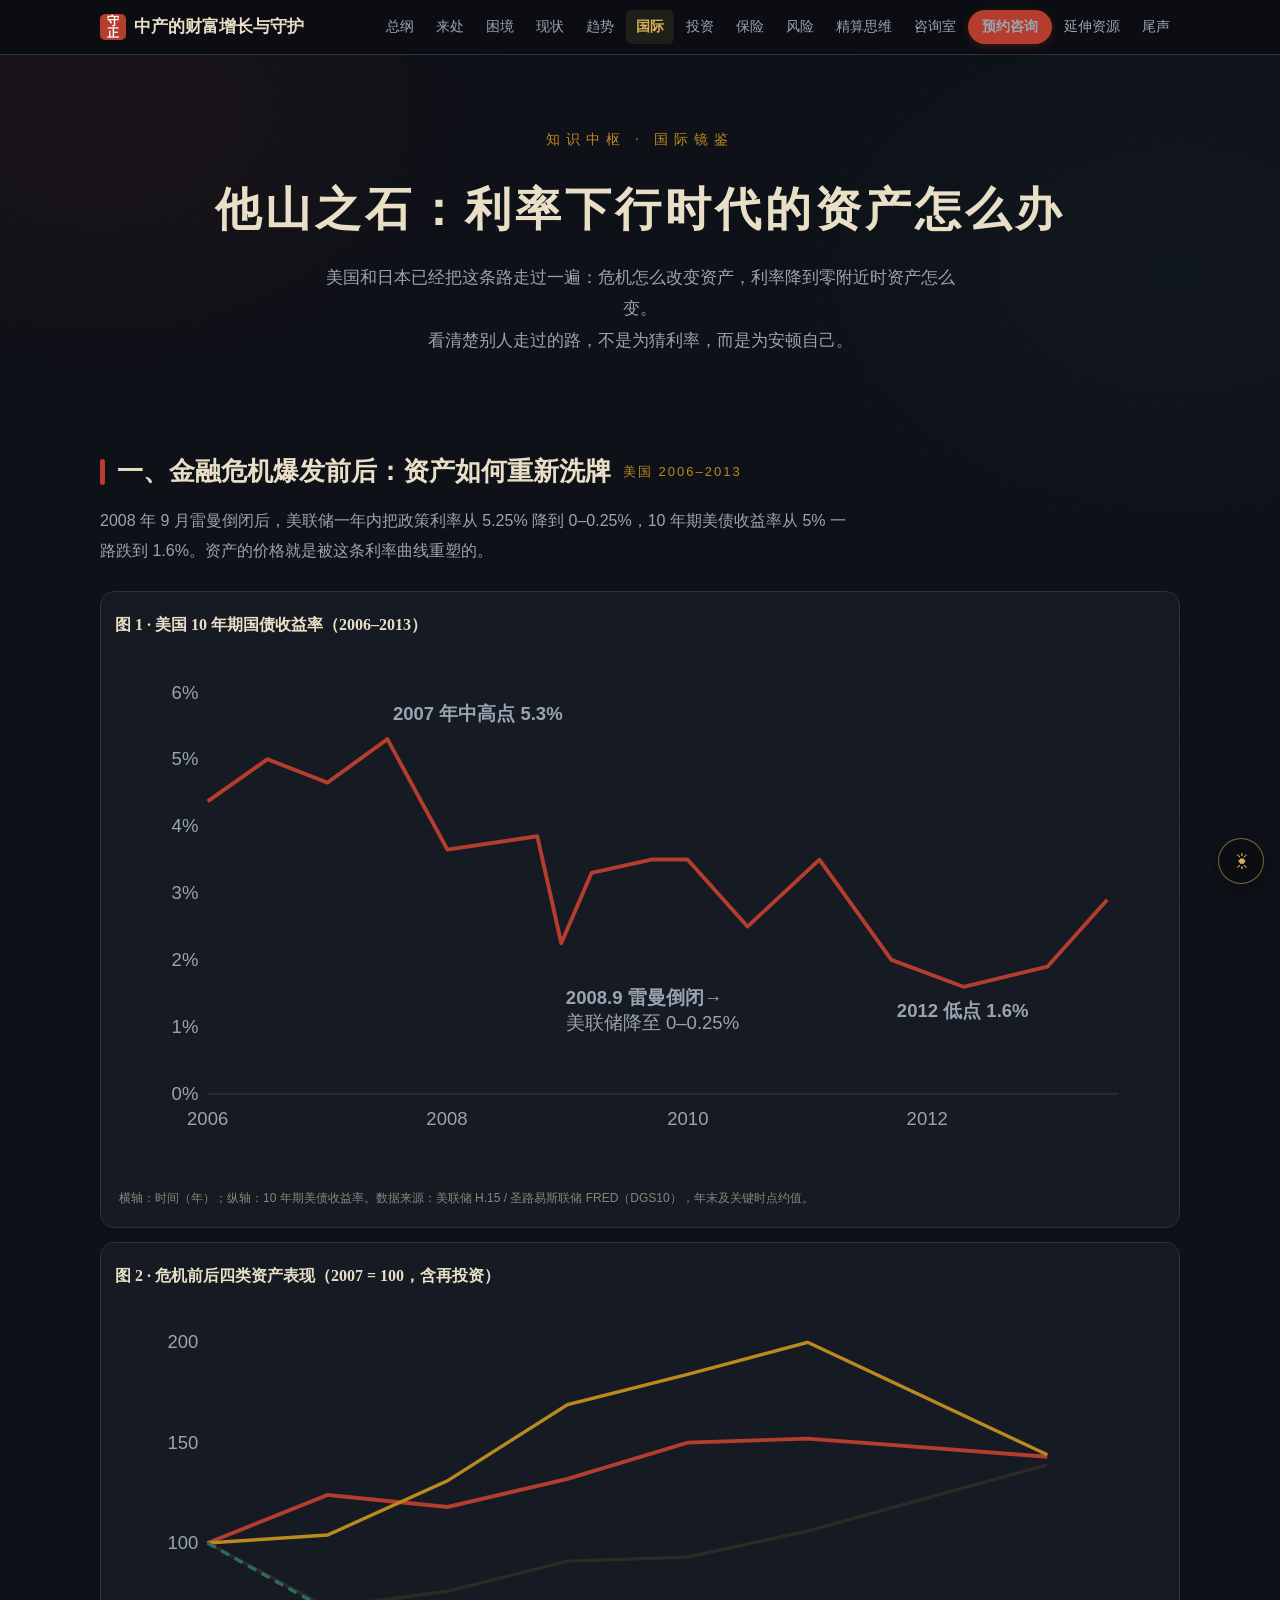
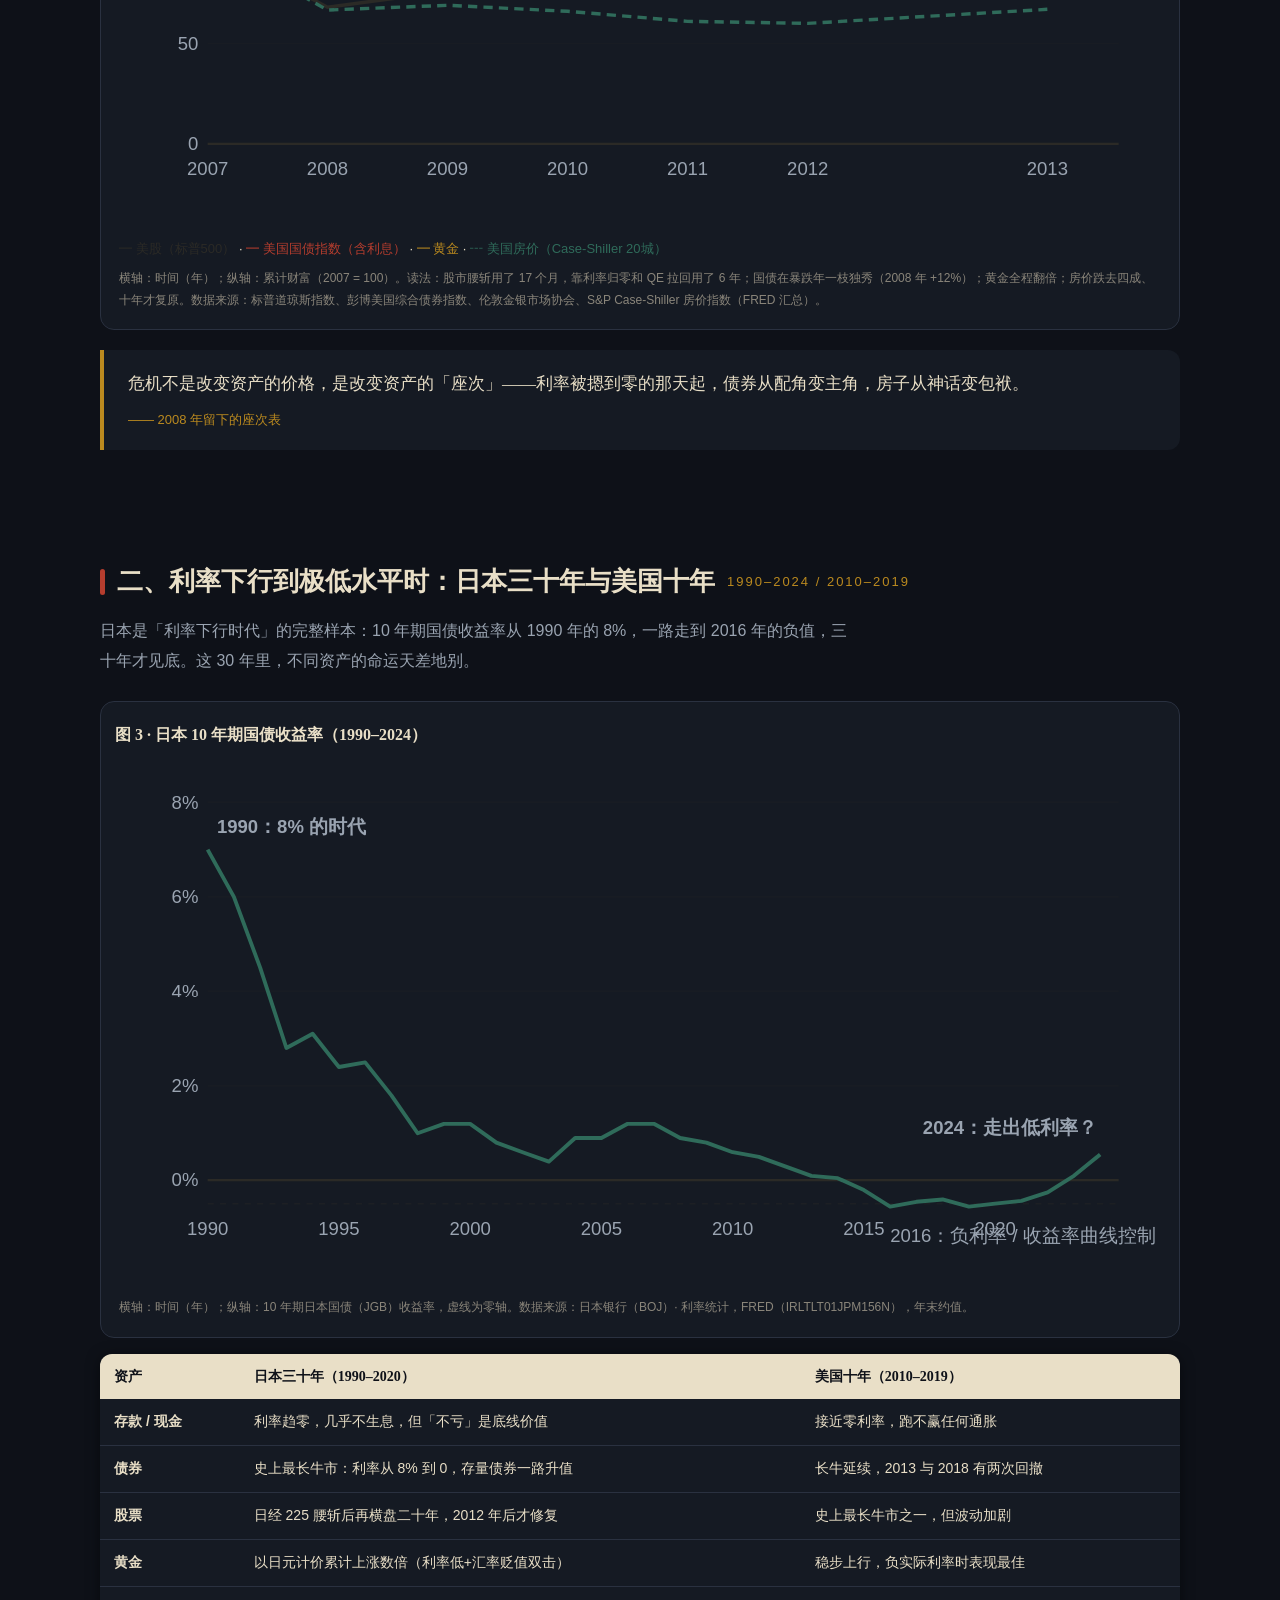
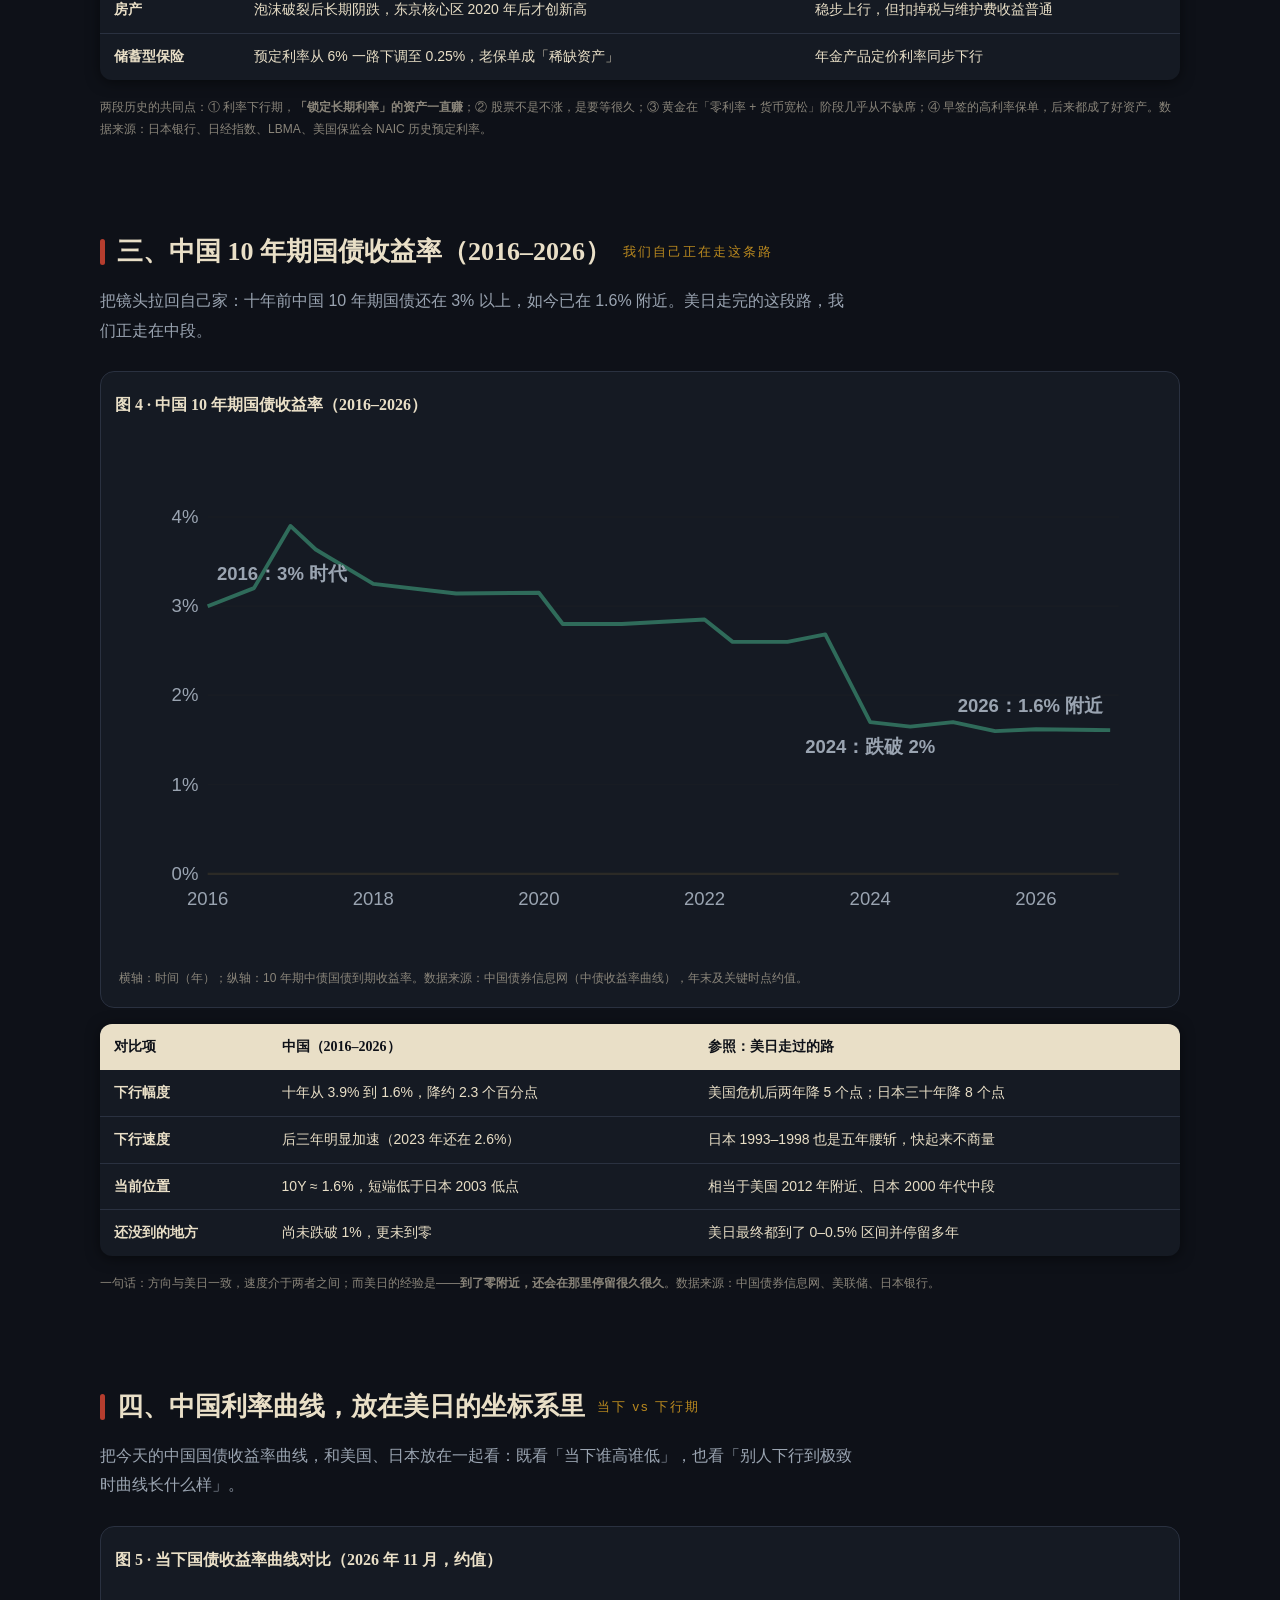
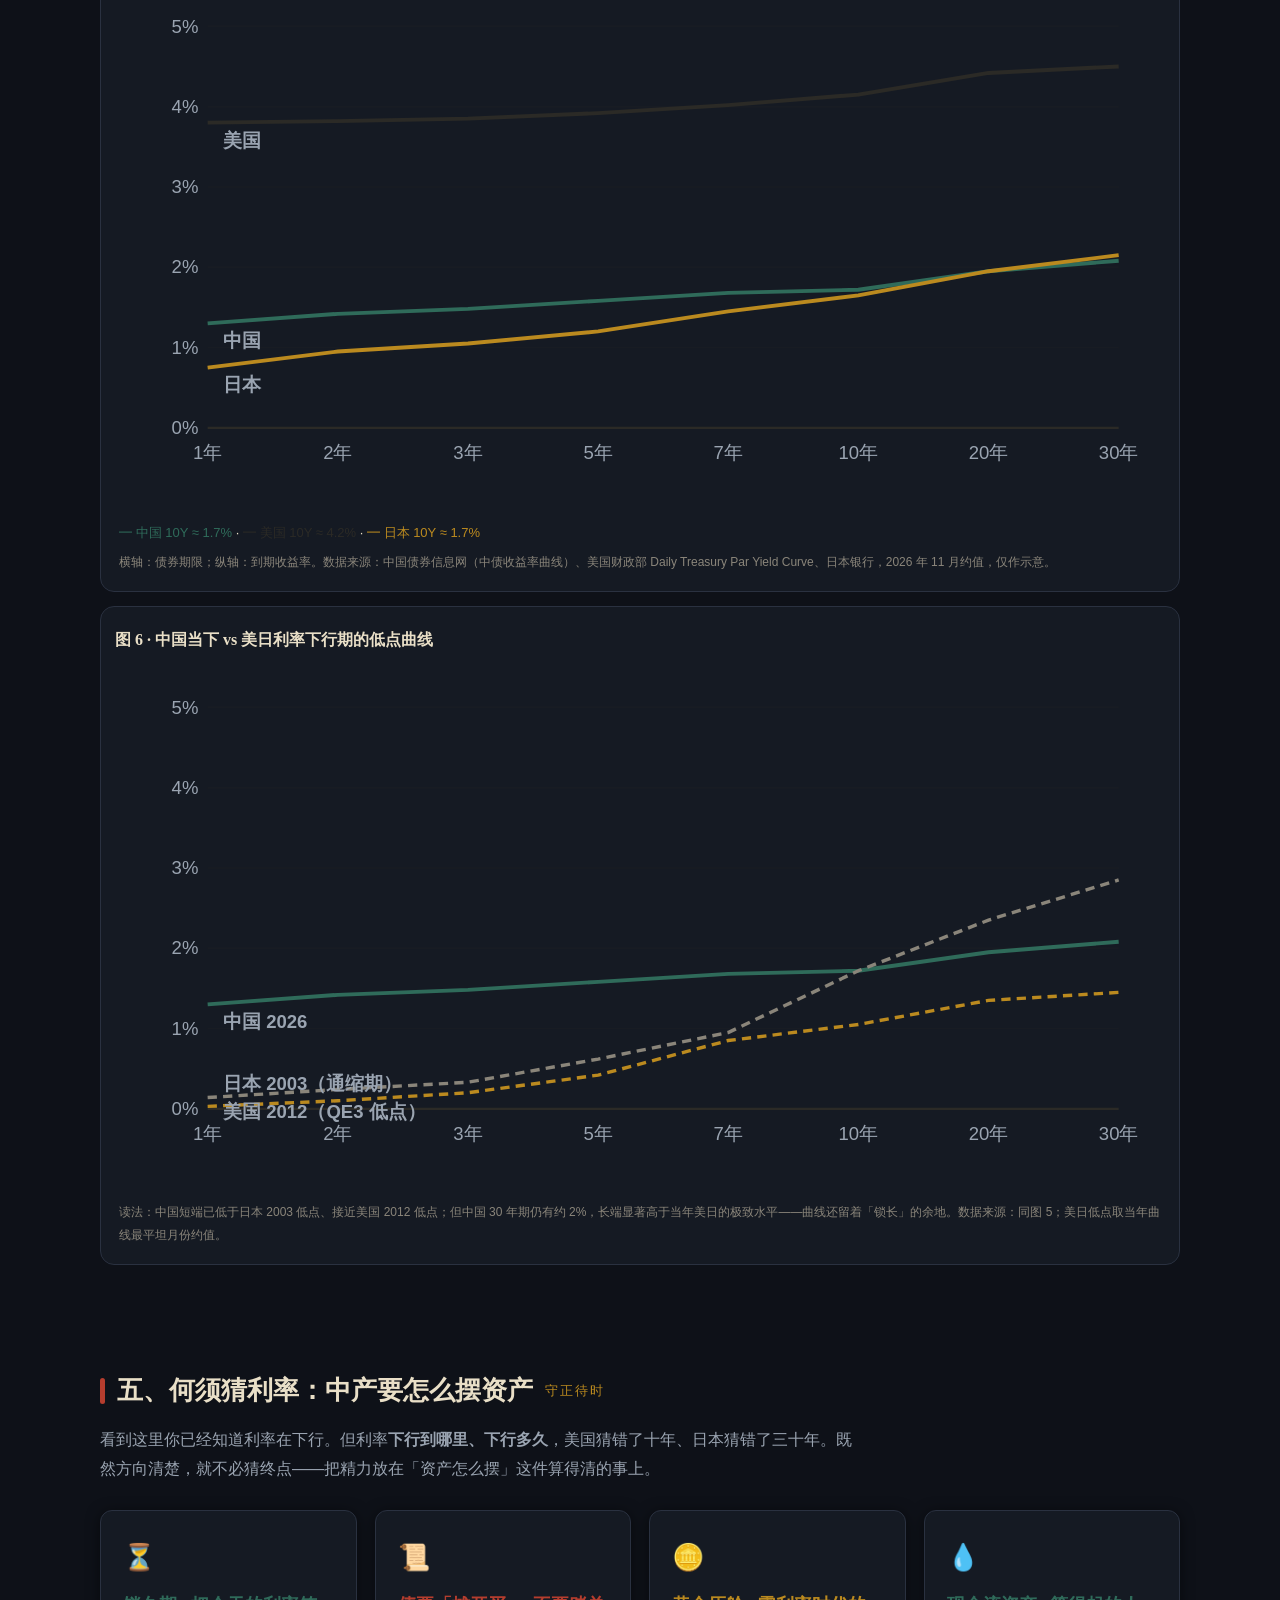
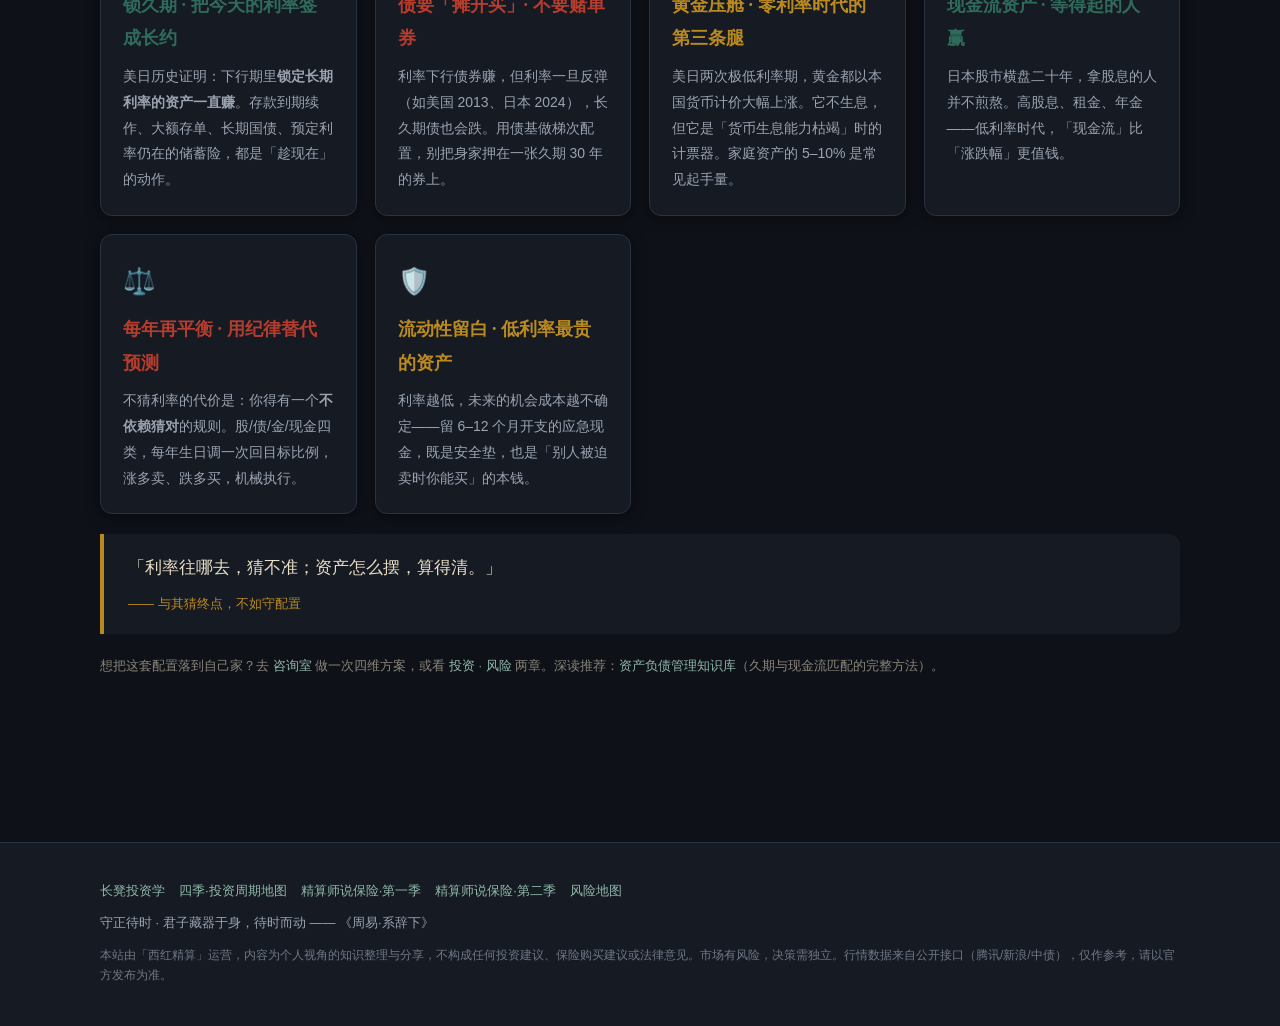
<file: international.html>
<!DOCTYPE html>
<html lang="zh-CN">
<head>
<meta charset="UTF-8">
<meta name="viewport" content="width=device-width, initial-scale=1.0">
<title>国际 · 他山之石 | 中产的财富增长与守护</title>
<meta name="description" content="以美日为镜：金融危机前后资产如何变化，利率下行到极低水平时资产如何变化，中国利率曲线在坐标系中的位置，以及中产家庭该怎么配置。">
<link rel="stylesheet" href="css/style.css">
</head>
<body data-page="international.html">
<main class="page-wrap">

  <div class="hero">
    <div class="kicker">知识中枢 · 国际镜鉴</div>
    <h1>他山之石：利率下行时代的资产怎么办</h1>
    <p class="sub">美国和日本已经把这条路走过一遍：危机怎么改变资产，利率降到零附近时资产怎么变。<br>
    看清楚别人走过的路，不是为猜利率，而是为安顿自己。</p>
  </div>

  <!-- ============ 一、金融危机前后 ============ -->
  <section class="reveal">
    <div class="section-title"><span class="bar"></span>一、金融危机爆发前后：资产如何重新洗牌<span class="en">美国 2006–2013</span></div>
    <p class="section-lede">2008 年 9 月雷曼倒闭后，美联储一年内把政策利率从 5.25% 降到 0–0.25%，10 年期美债收益率从 5% 一路跌到 1.6%。资产的价格就是被这条利率曲线重塑的。</p>

    <div style="background:#fffdf8;border:1px solid rgba(43,42,38,0.12);border-radius:14px;padding:18px 14px 8px;margin:14px 0">
      <div style="font-family:var(--serif);font-weight:700;margin-bottom:6px">图 1 · 美国 10 年期国债收益率（2006–2013）</div>
      <svg viewBox="0 0 680 340" width="100%" role="img" aria-label="美国10年期国债收益率2006至2013走势图">
        <g stroke="rgba(43,42,38,0.14)" stroke-width="1">
          <line x1="60" y1="30" x2="650" y2="30"/><line x1="60" y1="73.3" x2="650" y2="73.3"/>
          <line x1="60" y1="116.7" x2="650" y2="116.7"/><line x1="60" y1="160" x2="650" y2="160"/>
          <line x1="60" y1="203.3" x2="650" y2="203.3"/><line x1="60" y1="246.7" x2="650" y2="246.7"/>
        </g>
        <line x1="60" y1="290" x2="650" y2="290" stroke="#2b2a26" stroke-width="1.5"/>
        <g fill="#8a857a" font-size="12" text-anchor="end">
          <text x="54" y="294">0%</text><text x="54" y="250.7">1%</text><text x="54" y="207.3">2%</text>
          <text x="54" y="164">3%</text><text x="54" y="120.7">4%</text><text x="54" y="77.3">5%</text><text x="54" y="34">6%</text>
        </g>
        <g fill="#8a857a" font-size="12" text-anchor="middle">
          <text x="60" y="310">2006</text><text x="215" y="310">2008</text>
          <text x="371" y="310">2010</text><text x="526" y="310">2012</text>
        </g>
        <polyline fill="none" stroke="#b53d2e" stroke-width="2.5" stroke-linejoin="round"
          points="60,100.6 98.8,73.3 137.6,88.5 176.4,60.3 215.3,131.9 273.5,123.2 289,192.5 308.6,147 347.4,138.3 370.8,138.3 409.6,181.7 456.2,138.3 502.8,203.3 549.5,220.7 603.8,207.7 642.6,164.3"/>
        <g fill="#b53d2e" font-size="12" font-weight="600">
          <text x="180" y="48">2007 年中高点 5.3%</text>
          <text x="292" y="232">2008.9 雷曼倒闭→</text>
          <text x="292" y="248" font-weight="400" fill="#8a857a">美联储降至 0–0.25%</text>
          <text x="549" y="240" text-anchor="middle">2012 低点 1.6%</text>
        </g>
      </svg>
      <div style="font-size:12px;color:#8a857a;margin:6px 4px 10px">横轴：时间（年）；纵轴：10 年期美债收益率。数据来源：美联储 H.15 / 圣路易斯联储 FRED（DGS10），年末及关键时点约值。</div>
    </div>

    <div style="background:#fffdf8;border:1px solid rgba(43,42,38,0.12);border-radius:14px;padding:18px 14px 8px;margin:14px 0">
      <div style="font-family:var(--serif);font-weight:700;margin-bottom:6px">图 2 · 危机前后四类资产表现（2007 = 100，含再投资）</div>
      <svg viewBox="0 0 680 340" width="100%" role="img" aria-label="2007至2013年美股指美国债指数黄金房价表现对比">
        <g stroke="rgba(43,42,38,0.14)" stroke-width="1">
          <line x1="60" y1="30" x2="650" y2="30"/><line x1="60" y1="95" x2="650" y2="95"/>
          <line x1="60" y1="160" x2="650" y2="160"/><line x1="60" y1="225" x2="650" y2="225"/>
        </g>
        <line x1="60" y1="290" x2="650" y2="290" stroke="#2b2a26" stroke-width="1.5"/>
        <g fill="#8a857a" font-size="12" text-anchor="end">
          <text x="54" y="294">0</text><text x="54" y="229">50</text><text x="54" y="164">100</text>
          <text x="54" y="99">150</text><text x="54" y="34">200</text>
        </g>
        <g fill="#8a857a" font-size="12" text-anchor="middle">
          <text x="60" y="310">2007</text><text x="137.6" y="310">2008</text><text x="215.3" y="310">2009</text>
          <text x="293.1" y="310">2010</text><text x="370.8" y="310">2011</text><text x="448.6" y="310">2012</text><text x="603.8" y="310">2013</text>
        </g>
        <polyline fill="none" stroke="#2b2a26" stroke-width="2.2" points="60,160 137.6,201.6 215.3,191.2 293.1,171.7 370.8,169.1 448.6,152.2 603.8,109.3"/>
        <polyline fill="none" stroke="#b53d2e" stroke-width="2.5" points="60,160 137.6,128.8 215.3,136.6 293.1,118.4 370.8,95 448.6,92.4 603.8,104.1"/>
        <polyline fill="none" stroke="#bb8a1f" stroke-width="2.2" points="60,160 137.6,154.8 215.3,119.7 293.1,70.3 370.8,50.8 448.6,30 603.8,102.8"/>
        <polyline fill="none" stroke="#2f6b5a" stroke-width="2.2" stroke-dasharray="6 4" points="60,160 137.6,203.4 215.3,200.3 293.1,204.2 370.8,210.7 448.6,212 603.8,202.9"/>
      </svg>
      <div style="font-size:13px;margin:6px 4px 2px">
        <span style="color:#2b2a26">━ 美股（标普500）</span> ·
        <span style="color:#b53d2e">━ 美国国债指数（含利息）</span> ·
        <span style="color:#bb8a1f">━ 黄金</span> ·
        <span style="color:#2f6b5a">┅ 美国房价（Case-Shiller 20城）</span>
      </div>
      <div style="font-size:12px;color:#8a857a;margin:6px 4px 10px">横轴：时间（年）；纵轴：累计财富（2007 = 100）。读法：股市腰斩用了 17 个月，靠利率归零和 QE 拉回用了 6 年；国债在暴跌年一枝独秀（2008 年 +12%）；黄金全程翻倍；房价跌去四成、十年才复原。数据来源：标普道琼斯指数、彭博美国综合债券指数、伦敦金银市场协会、S&amp;P Case-Shiller 房价指数（FRED 汇总）。</div>
    </div>

    <div class="quote-block">
      危机不是改变资产的价格，是改变资产的「座次」——利率被摁到零的那天起，债券从配角变主角，房子从神话变包袱。
      <span class="who">—— 2008 年留下的座次表</span>
    </div>
  </section>

  <!-- ============ 二、美日低利率时期 ============ -->
  <section class="reveal">
    <div class="section-title"><span class="bar"></span>二、利率下行到极低水平时：日本三十年与美国十年<span class="en">1990–2024 / 2010–2019</span></div>
    <p class="section-lede">日本是「利率下行时代」的完整样本：10 年期国债收益率从 1990 年的 8%，一路走到 2016 年的负值，三十年才见底。这 30 年里，不同资产的命运天差地别。</p>

    <div style="background:#fffdf8;border:1px solid rgba(43,42,38,0.12);border-radius:14px;padding:18px 14px 8px;margin:14px 0">
      <div style="font-family:var(--serif);font-weight:700;margin-bottom:6px">图 3 · 日本 10 年期国债收益率（1990–2024）</div>
      <svg viewBox="0 0 680 340" width="100%" role="img" aria-label="日本10年期国债收益率1990至2024走势图">
        <g stroke="rgba(43,42,38,0.14)" stroke-width="1">
          <line x1="60" y1="30" x2="650" y2="30"/><line x1="60" y1="91.2" x2="650" y2="91.2"/>
          <line x1="60" y1="152.4" x2="650" y2="152.4"/><line x1="60" y1="213.5" x2="650" y2="213.5"/>
        </g>
        <line x1="60" y1="274.7" x2="650" y2="274.7" stroke="#2b2a26" stroke-width="1.5"/>
        <line x1="60" y1="290" x2="650" y2="290" stroke="rgba(43,42,38,0.35)" stroke-width="1" stroke-dasharray="4 4"/>
        <g fill="#8a857a" font-size="12" text-anchor="end">
          <text x="54" y="278.7">0%</text><text x="54" y="217.5">2%</text><text x="54" y="156.4">4%</text>
          <text x="54" y="95.2">6%</text><text x="54" y="34">8%</text>
        </g>
        <g fill="#8a857a" font-size="12" text-anchor="middle">
          <text x="60" y="310">1990</text><text x="145" y="310">1995</text><text x="230" y="310">2000</text>
          <text x="315" y="310">2005</text><text x="400" y="310">2010</text><text x="485" y="310">2015</text><text x="570" y="310">2020</text>
        </g>
        <polyline fill="none" stroke="#2f6b5a" stroke-width="2.5" stroke-linejoin="round"
          points="60,60.6 77,91.2 94,137.1 111,189.1 128,179.9 145,201.4 162,198.4 179,219.8 196,244.3 213,238.2 230,238.2 247,250.4 264,256.6 281,262.7 298,247.4 315,247.4 332,238.2 349,238.2 366,247.4 383,250.4 400,256.6 417,259.6 434,265.8 451,271.9 468,273.4 485,281.1 502,291.8 519,288.7 536,287.2 553,291.8 570,289.9 587,288.1 604,282.6 621,271.9 638,258.1"/>
        <g fill="#2f6b5a" font-size="12" font-weight="600">
          <text x="66" y="50">1990：8% 的时代</text>
          <text x="502" y="315" fill="#8a857a" font-weight="400">2016：负利率 / 收益率曲线控制</text>
          <text x="636" y="245" text-anchor="end">2024：走出低利率？</text>
        </g>
      </svg>
      <div style="font-size:12px;color:#8a857a;margin:6px 4px 10px">横轴：时间（年）；纵轴：10 年期日本国债（JGB）收益率，虚线为零轴。数据来源：日本银行（BOJ）· 利率统计，FRED（IRLTLT01JPM156N），年末约值。</div>
    </div>

    <table class="tbl">
      <tr><th>资产</th><th>日本三十年（1990–2020）</th><th>美国十年（2010–2019）</th></tr>
      <tr><td><b>存款 / 现金</b></td><td>利率趋零，几乎不生息，但「不亏」是底线价值</td><td>接近零利率，跑不赢任何通胀</td></tr>
      <tr><td><b>债券</b></td><td>史上最长牛市：利率从 8% 到 0，存量债券一路升值</td><td>长牛延续，2013 与 2018 有两次回撤</td></tr>
      <tr><td><b>股票</b></td><td>日经 225 腰斩后再横盘二十年，2012 年后才修复</td><td>史上最长牛市之一，但波动加剧</td></tr>
      <tr><td><b>黄金</b></td><td>以日元计价累计上涨数倍（利率低+汇率贬值双击）</td><td>稳步上行，负实际利率时表现最佳</td></tr>
      <tr><td><b>房产</b></td><td>泡沫破裂后长期阴跌，东京核心区 2020 年后才创新高</td><td>稳步上行，但扣掉税与维护费收益普通</td></tr>
      <tr><td><b>储蓄型保险</b></td><td>预定利率从 6% 一路下调至 0.25%，老保单成「稀缺资产」</td><td>年金产品定价利率同步下行</td></tr>
    </table>
    <p style="font-size:12px;color:#8a857a;margin-top:8px">两段历史的共同点：① 利率下行期，<b>「锁定长期利率」的资产一直赚</b>；② 股票不是不涨，是要等很久；③ 黄金在「零利率 + 货币宽松」阶段几乎从不缺席；④ 早签的高利率保单，后来都成了好资产。数据来源：日本银行、日经指数、LBMA、美国保监会 NAIC 历史预定利率。</p>
  </section>

  <!-- ============ 三、中国十年期国债收益率 ============ -->
  <section class="reveal">
    <div class="section-title"><span class="bar"></span>三、中国 10 年期国债收益率（2016–2026）<span class="en">我们自己正在走这条路</span></div>
    <p class="section-lede">把镜头拉回自己家：十年前中国 10 年期国债还在 3% 以上，如今已在 1.6% 附近。美日走完的这段路，我们正走在中段。</p>

    <div style="background:#fffdf8;border:1px solid rgba(43,42,38,0.12);border-radius:14px;padding:18px 14px 8px;margin:14px 0">
      <div style="font-family:var(--serif);font-weight:700;margin-bottom:6px">图 4 · 中国 10 年期国债收益率（2016–2026）</div>
      <svg viewBox="0 0 680 340" width="100%" role="img" aria-label="中国10年期国债收益率2016至2026走势图">
        <g stroke="rgba(43,42,38,0.14)" stroke-width="1">
          <line x1="60" y1="58.9" x2="650" y2="58.9"/><line x1="60" y1="116.7" x2="650" y2="116.7"/>
          <line x1="60" y1="174.4" x2="650" y2="174.4"/><line x1="60" y1="232.2" x2="650" y2="232.2"/>
        </g>
        <line x1="60" y1="290" x2="650" y2="290" stroke="#2b2a26" stroke-width="1.5"/>
        <g fill="#8a857a" font-size="12" text-anchor="end">
          <text x="54" y="294">0%</text><text x="54" y="236.2">1%</text><text x="54" y="178.4">2%</text>
          <text x="54" y="120.7">3%</text><text x="54" y="62.9">4%</text>
        </g>
        <g fill="#8a857a" font-size="12" text-anchor="middle">
          <text x="60" y="310">2016</text><text x="167.3" y="310">2018</text><text x="274.5" y="310">2020</text>
          <text x="381.8" y="310">2022</text><text x="489.1" y="310">2024</text><text x="596.4" y="310">2026</text>
        </g>
        <polyline fill="none" stroke="#2f6b5a" stroke-width="2.5" stroke-linejoin="round"
          points="60,116.7 90,105 113.6,64.7 130,80 167.3,102.2 220.9,108.5 274.5,108 290,128.2 328.2,128.2 381.8,125.3 400,139.8 435.5,139.8 460,135 489.1,191.8 515,194.7 542.7,191.8 570,197.6 596.4,196.4 644.5,197"/>
        <g fill="#2f6b5a" font-size="12" font-weight="600">
          <text x="66" y="100">2016：3% 时代</text>
          <text x="489.1" y="212" text-anchor="middle">2024：跌破 2%</text>
          <text x="640" y="185" text-anchor="end">2026：1.6% 附近</text>
        </g>
      </svg>
      <div style="font-size:12px;color:#8a857a;margin:6px 4px 10px">横轴：时间（年）；纵轴：10 年期中债国债到期收益率。数据来源：中国债券信息网（中债收益率曲线），年末及关键时点约值。</div>
    </div>

    <table class="tbl">
      <tr><th>对比项</th><th>中国（2016–2026）</th><th>参照：美日走过的路</th></tr>
      <tr><td><b>下行幅度</b></td><td>十年从 3.9% 到 1.6%，降约 2.3 个百分点</td><td>美国危机后两年降 5 个点；日本三十年降 8 个点</td></tr>
      <tr><td><b>下行速度</b></td><td>后三年明显加速（2023 年还在 2.6%）</td><td>日本 1993–1998 也是五年腰斩，快起来不商量</td></tr>
      <tr><td><b>当前位置</b></td><td>10Y ≈ 1.6%，短端低于日本 2003 低点</td><td>相当于美国 2012 年附近、日本 2000 年代中段</td></tr>
      <tr><td><b>还没到的地方</b></td><td>尚未跌破 1%，更未到零</td><td>美日最终都到了 0–0.5% 区间并停留多年</td></tr>
    </table>
    <p style="font-size:12px;color:#8a857a;margin-top:8px">一句话：方向与美日一致，速度介于两者之间；而美日的经验是——<b>到了零附近，还会在那里停留很久很久</b>。数据来源：中国债券信息网、美联储、日本银行。</p>
  </section>

  <!-- ============ 四、利率曲线对比 ============ -->
  <section class="reveal">
    <div class="section-title"><span class="bar"></span>四、中国利率曲线，放在美日的坐标系里<span class="en">当下 vs 下行期</span></div>
    <p class="section-lede">把今天的中国国债收益率曲线，和美国、日本放在一起看：既看「当下谁高谁低」，也看「别人下行到极致时曲线长什么样」。</p>

    <div style="background:#fffdf8;border:1px solid rgba(43,42,38,0.12);border-radius:14px;padding:18px 14px 8px;margin:14px 0">
      <div style="font-family:var(--serif);font-weight:700;margin-bottom:6px">图 5 · 当下国债收益率曲线对比（2026 年 11 月，约值）</div>
      <svg viewBox="0 0 680 340" width="100%" role="img" aria-label="中美日当下国债收益率曲线对比">
        <g stroke="rgba(43,42,38,0.14)" stroke-width="1">
          <line x1="60" y1="30" x2="650" y2="30"/><line x1="60" y1="82" x2="650" y2="82"/>
          <line x1="60" y1="134" x2="650" y2="134"/><line x1="60" y1="186" x2="650" y2="186"/>
          <line x1="60" y1="238" x2="650" y2="238"/>
        </g>
        <line x1="60" y1="290" x2="650" y2="290" stroke="#2b2a26" stroke-width="1.5"/>
        <g fill="#8a857a" font-size="12" text-anchor="end">
          <text x="54" y="294">0%</text><text x="54" y="242">1%</text><text x="54" y="190">2%</text>
          <text x="54" y="138">3%</text><text x="54" y="86">4%</text><text x="54" y="34">5%</text>
        </g>
        <g fill="#8a857a" font-size="12" text-anchor="middle">
          <text x="60" y="310">1年</text><text x="144.3" y="310">2年</text><text x="228.6" y="310">3年</text>
          <text x="312.9" y="310">5年</text><text x="397.1" y="310">7年</text><text x="481.4" y="310">10年</text>
          <text x="565.7" y="310">20年</text><text x="650" y="310">30年</text>
        </g>
        <polyline fill="none" stroke="#2f6b5a" stroke-width="2.5" points="60,222.4 144.3,216.2 228.6,213 312.9,207.8 397.1,202.6 481.4,200.6 565.7,188.6 650,181.8"/>
        <polyline fill="none" stroke="#2b2a26" stroke-width="2.5" points="60,92.4 144.3,91.4 228.6,89.8 312.9,86.2 397.1,81 481.4,74.2 565.7,60.2 650,56"/>
        <polyline fill="none" stroke="#bb8a1f" stroke-width="2.5" points="60,251 144.3,240.6 228.6,235.4 312.9,227.6 397.1,214.6 481.4,204.2 565.7,188.6 650,178.2"/>
        <g font-size="12" font-weight="600">
          <text x="70" y="238" fill="#2f6b5a">中国</text>
          <text x="70" y="108" fill="#2b2a26">美国</text>
          <text x="70" y="266" fill="#bb8a1f">日本</text>
        </g>
      </svg>
      <div style="font-size:13px;margin:6px 4px 2px">
        <span style="color:#2f6b5a">━ 中国 10Y ≈ 1.7%</span> ·
        <span style="color:#2b2a26">━ 美国 10Y ≈ 4.2%</span> ·
        <span style="color:#bb8a1f">━ 日本 10Y ≈ 1.7%</span>
      </div>
      <div style="font-size:12px;color:#8a857a;margin:6px 4px 10px">横轴：债券期限；纵轴：到期收益率。数据来源：中国债券信息网（中债收益率曲线）、美国财政部 Daily Treasury Par Yield Curve、日本银行，2026 年 11 月约值，仅作示意。</div>
    </div>

    <div style="background:#fffdf8;border:1px solid rgba(43,42,38,0.12);border-radius:14px;padding:18px 14px 8px;margin:14px 0">
      <div style="font-family:var(--serif);font-weight:700;margin-bottom:6px">图 6 · 中国当下 vs 美日利率下行期的低点曲线</div>
      <svg viewBox="0 0 680 340" width="100%" role="img" aria-label="中国当下曲线与美国日本下行期低点曲线对比">
        <g stroke="rgba(43,42,38,0.14)" stroke-width="1">
          <line x1="60" y1="30" x2="650" y2="30"/><line x1="60" y1="82" x2="650" y2="82"/>
          <line x1="60" y1="134" x2="650" y2="134"/><line x1="60" y1="186" x2="650" y2="186"/>
          <line x1="60" y1="238" x2="650" y2="238"/>
        </g>
        <line x1="60" y1="290" x2="650" y2="290" stroke="#2b2a26" stroke-width="1.5"/>
        <g fill="#8a857a" font-size="12" text-anchor="end">
          <text x="54" y="294">0%</text><text x="54" y="242">1%</text><text x="54" y="190">2%</text>
          <text x="54" y="138">3%</text><text x="54" y="86">4%</text><text x="54" y="34">5%</text>
        </g>
        <g fill="#8a857a" font-size="12" text-anchor="middle">
          <text x="60" y="310">1年</text><text x="144.3" y="310">2年</text><text x="228.6" y="310">3年</text>
          <text x="312.9" y="310">5年</text><text x="397.1" y="310">7年</text><text x="481.4" y="310">10年</text>
          <text x="565.7" y="310">20年</text><text x="650" y="310">30年</text>
        </g>
        <polyline fill="none" stroke="#2f6b5a" stroke-width="2.5" points="60,222.4 144.3,216.2 228.6,213 312.9,207.8 397.1,202.6 481.4,200.6 565.7,188.6 650,181.8"/>
        <polyline fill="none" stroke="#8a857a" stroke-width="2.2" stroke-dasharray="6 4" points="60,282.7 144.3,277.5 228.6,272.8 312.9,257.8 397.1,240.6 481.4,200.6 565.7,167.8 650,141.8"/>
        <polyline fill="none" stroke="#bb8a1f" stroke-width="2.2" stroke-dasharray="6 4" points="60,288.4 144.3,284.8 228.6,279.6 312.9,268.2 397.1,245.8 481.4,235.4 565.7,219.8 650,214.6"/>
        <g font-size="12" font-weight="600">
          <text x="70" y="238" fill="#2f6b5a">中国 2026</text>
          <text x="70" y="296" fill="#8a857a">美国 2012（QE3 低点）</text>
          <text x="70" y="278" fill="#bb8a1f">日本 2003（通缩期）</text>
        </g>
      </svg>
      <div style="font-size:12px;color:#8a857a;margin:6px 4px 10px">读法：中国短端已低于日本 2003 低点、接近美国 2012 低点；但中国 30 年期仍有约 2%，长端显著高于当年美日的极致水平——曲线还留着「锁长」的余地。数据来源：同图 5；美日低点取当年曲线最平坦月份约值。</div>
    </div>
  </section>

  <!-- ============ 五、何须猜利率 ============ -->
  <section class="reveal">
    <div class="section-title"><span class="bar"></span>五、何须猜利率：中产要怎么摆资产<span class="en">守正待时</span></div>
    <p class="section-lede">看到这里你已经知道利率在下行。但利率<b>下行到哪里、下行多久</b>，美国猜错了十年、日本猜错了三十年。既然方向清楚，就不必猜终点——把精力放在「资产怎么摆」这件算得清的事上。</p>
    <div class="cards">
      <div class="card accent-teal">
        <div class="c-icon">⏳</div>
        <h4>锁久期 · 把今天的利率签成长约</h4>
        <p>美日历史证明：下行期里<b>锁定长期利率的资产一直赚</b>。存款到期续作、大额存单、长期国债、预定利率仍在的储蓄险，都是「趁现在」的动作。</p>
      </div>
      <div class="card accent-cinnabar">
        <div class="c-icon">📜</div>
        <h4>债要「摊开买」· 不要赌单券</h4>
        <p>利率下行债券赚，但利率一旦反弹（如美国 2013、日本 2024），长久期债也会跌。用债基做梯次配置，别把身家押在一张久期 30 年的券上。</p>
      </div>
      <div class="card accent-amber">
        <div class="c-icon">🪙</div>
        <h4>黄金压舱 · 零利率时代的第三条腿</h4>
        <p>美日两次极低利率期，黄金都以本国货币计价大幅上涨。它不生息，但它是「货币生息能力枯竭」时的计票器。家庭资产的 5–10% 是常见起手量。</p>
      </div>
      <div class="card accent-teal">
        <div class="c-icon">💧</div>
        <h4>现金流资产 · 等得起的人赢</h4>
        <p>日本股市横盘二十年，拿股息的人并不煎熬。高股息、租金、年金——低利率时代，「现金流」比「涨跌幅」更值钱。</p>
      </div>
      <div class="card accent-cinnabar">
        <div class="c-icon">⚖️</div>
        <h4>每年再平衡 · 用纪律替代预测</h4>
        <p>不猜利率的代价是：你得有一个<b>不依赖猜对</b>的规则。股/债/金/现金四类，每年生日调一次回目标比例，涨多卖、跌多买，机械执行。</p>
      </div>
      <div class="card accent-amber">
        <div class="c-icon">🛡️</div>
        <h4>流动性留白 · 低利率最贵的资产</h4>
        <p>利率越低，未来的机会成本越不确定——留 6–12 个月开支的应急现金，既是安全垫，也是「别人被迫卖时你能买」的本钱。</p>
      </div>
    </div>
    <div class="quote-block">
      「利率往哪去，猜不准；资产怎么摆，算得清。」
      <span class="who">—— 与其猜终点，不如守配置</span>
    </div>
    <p style="font-size:13px;color:#8a857a;margin-top:10px">
      想把这套配置落到自己家？去 <a href="advisor.html">咨询室</a> 做一次四维方案，或看 <a href="invest.html">投资</a> · <a href="risk.html">风险</a> 两章。深读推荐：<a href="https://xihongactuary.github.io/ca-alm-kb/" target="_blank" rel="noopener">资产负债管理知识库</a>（久期与现金流匹配的完整方法）。
    </p>
  </section>

</main>
<script src="js/main.js"></script>
</body>
</html>
</file>
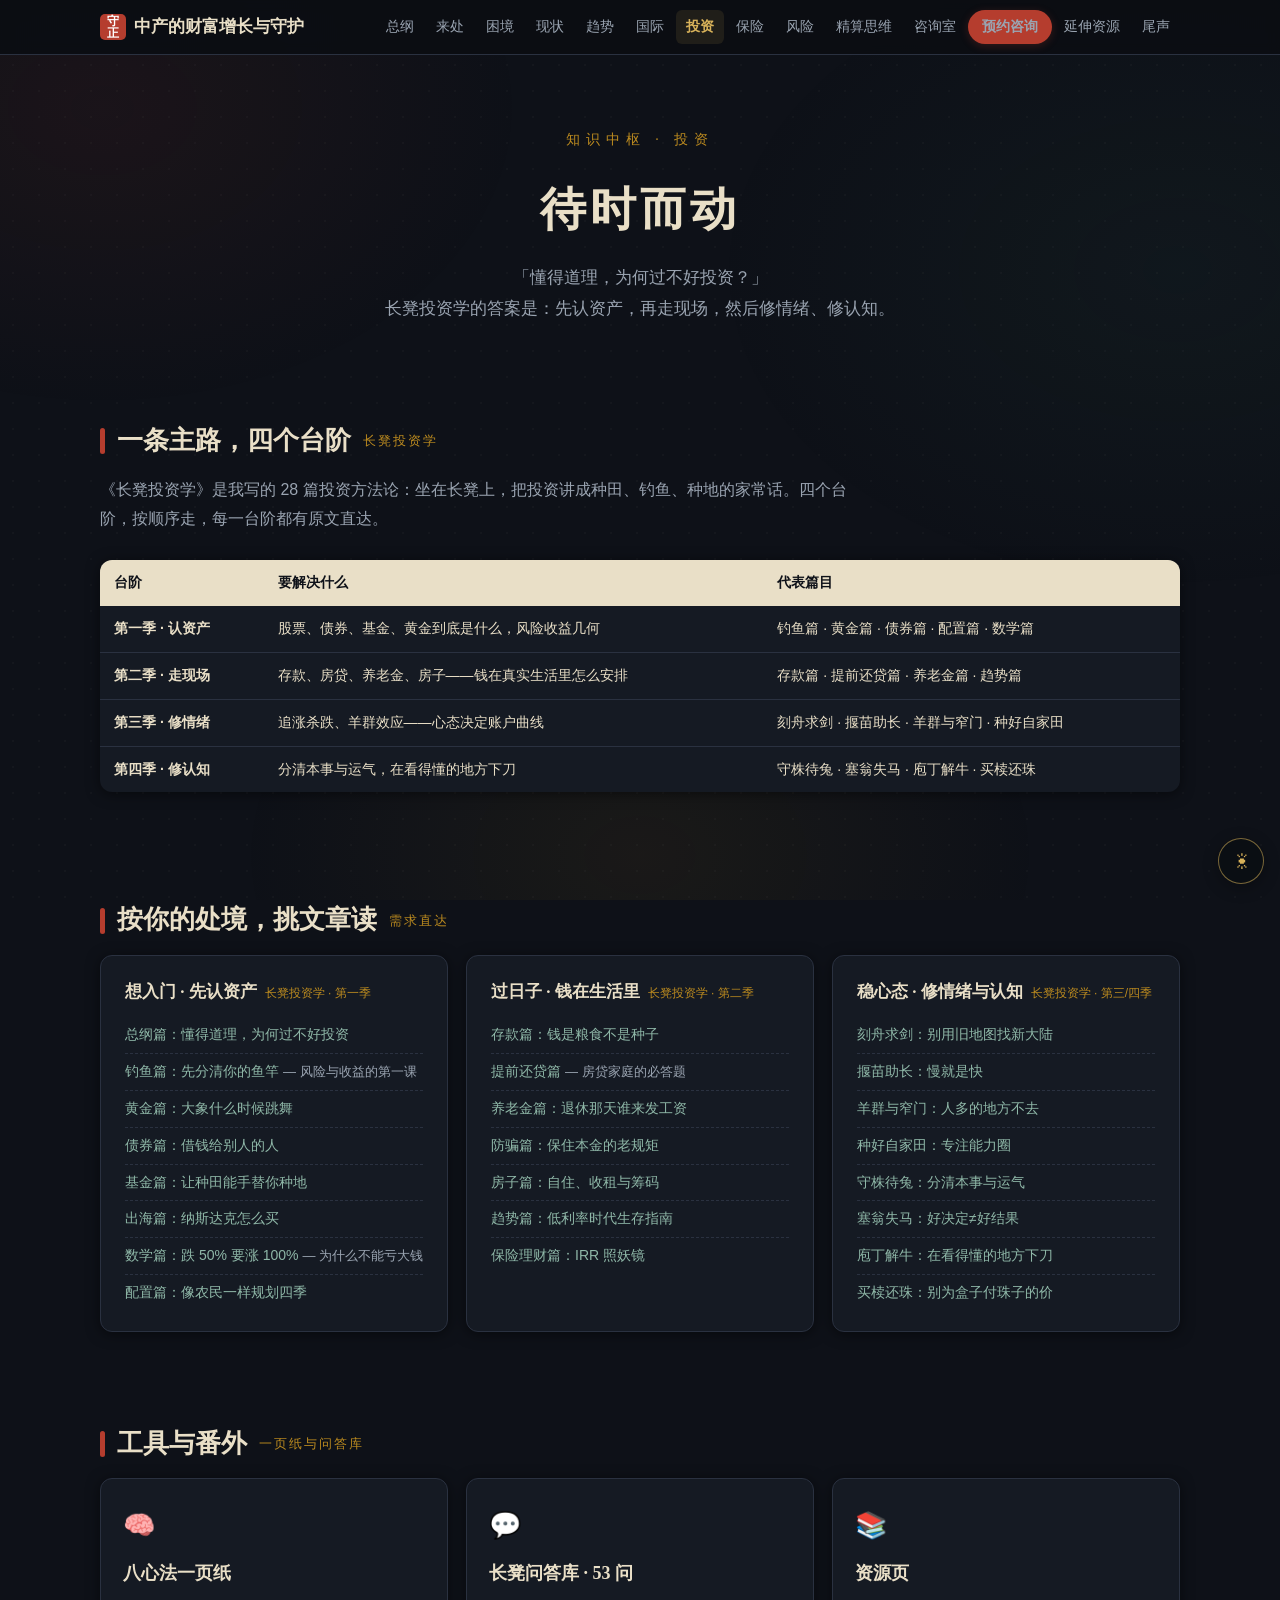
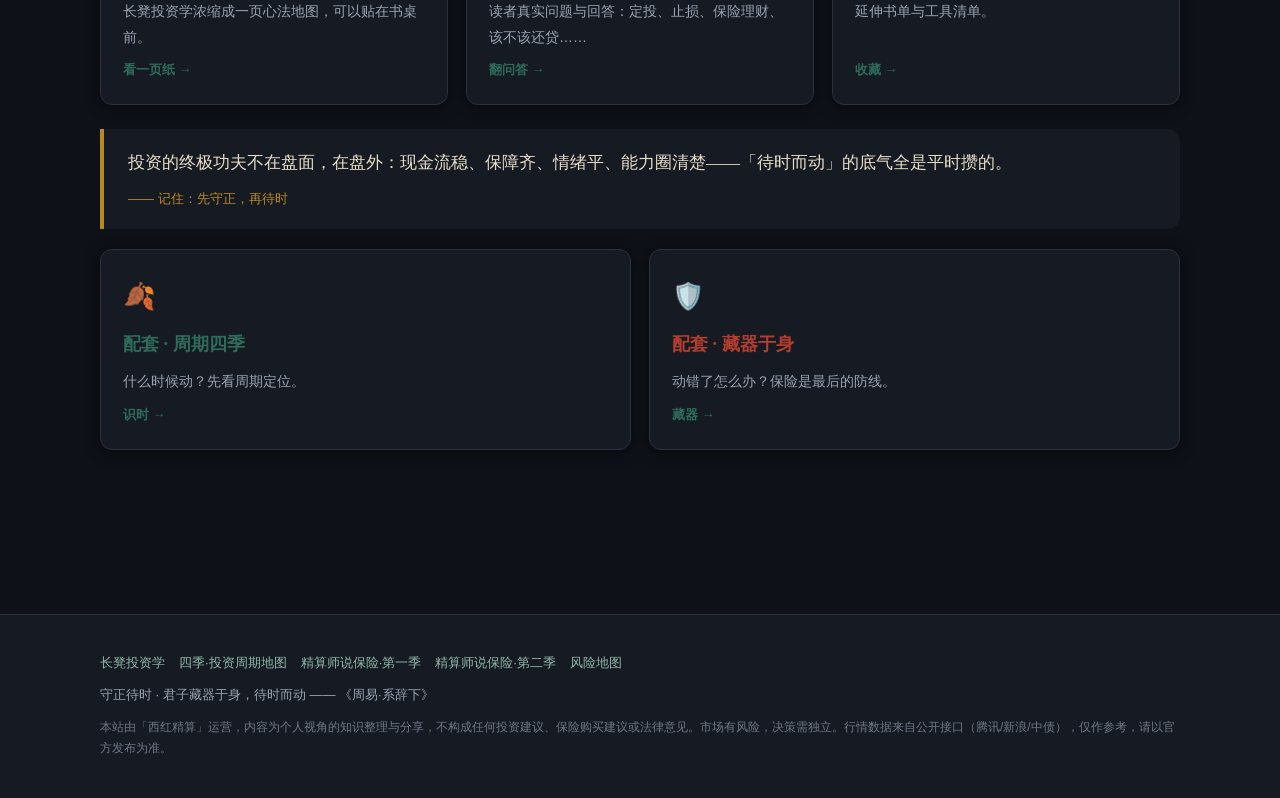
<file: invest.html>
<!DOCTYPE html>
<html lang="zh-CN">
<head>
<meta charset="UTF-8">
<meta name="viewport" content="width=device-width, initial-scale=1.0">
<title>投资 · 待时而动 | 中产的财富增长与守护</title>
<meta name="description" content="长凳投资学四条路：认资产、走现场、修情绪、修认知——28 篇投资方法论知识库。">
<link rel="stylesheet" href="css/style.css">
</head>
<body data-page="invest.html">
<main class="page-wrap">

  <div class="hero">
    <div class="kicker">知识中枢 · 投资</div>
    <h1>待时而动</h1>
    <p class="sub">「懂得道理，为何过不好投资？」<br>
    长凳投资学的答案是：先认资产，再走现场，然后修情绪、修认知。</p>
  </div>

  <section class="reveal">
    <div class="section-title"><span class="bar"></span>一条主路，四个台阶<span class="en">长凳投资学</span></div>
    <p class="section-lede">《长凳投资学》是我写的 28 篇投资方法论：坐在长凳上，把投资讲成种田、钓鱼、种地的家常话。四个台阶，按顺序走，每一台阶都有原文直达。</p>
    <table class="tbl">
      <tr><th>台阶</th><th>要解决什么</th><th>代表篇目</th></tr>
      <tr><td><b>第一季 · 认资产</b></td><td>股票、债券、基金、黄金到底是什么，风险收益几何</td><td>钓鱼篇 · 黄金篇 · 债券篇 · 配置篇 · 数学篇</td></tr>
      <tr><td><b>第二季 · 走现场</b></td><td>存款、房贷、养老金、房子——钱在真实生活里怎么安排</td><td>存款篇 · 提前还贷篇 · 养老金篇 · 趋势篇</td></tr>
      <tr><td><b>第三季 · 修情绪</b></td><td>追涨杀跌、羊群效应——心态决定账户曲线</td><td>刻舟求剑 · 揠苗助长 · 羊群与窄门 · 种好自家田</td></tr>
      <tr><td><b>第四季 · 修认知</b></td><td>分清本事与运气，在看得懂的地方下刀</td><td>守株待兔 · 塞翁失马 · 庖丁解牛 · 买椟还珠</td></tr>
    </table>
  </section>

  <section class="reveal">
    <div class="section-title"><span class="bar"></span>按你的处境，挑文章读<span class="en">需求直达</span></div>
    <div class="kb-grid">
      <div class="kb-list">
        <h4>想入门 · 先认资产<span class="src">长凳投资学 · 第一季</span></h4>
        <ul>
          <li><a href="https://xihongactuary.github.io/changdeng-kb/00-%E6%80%BB%E7%BA%B2%E7%AF%87.html" target="_blank" rel="noopener">总纲篇：懂得道理，为何过不好投资</a></li>
          <li><a href="https://xihongactuary.github.io/changdeng-kb/01-%E9%92%93%E9%B1%BC%E7%AF%87.html" target="_blank" rel="noopener">钓鱼篇：先分清你的鱼竿</a> <span class="why">— 风险与收益的第一课</span></li>
          <li><a href="https://xihongactuary.github.io/changdeng-kb/02-%E9%BB%84%E9%87%91%E7%AF%87.html" target="_blank" rel="noopener">黄金篇：大象什么时候跳舞</a></li>
          <li><a href="https://xihongactuary.github.io/changdeng-kb/04-%E5%80%BA%E5%88%B8%E7%AF%87.html" target="_blank" rel="noopener">债券篇：借钱给别人的人</a></li>
          <li><a href="https://xihongactuary.github.io/changdeng-kb/07-%E5%9F%BA%E9%87%91%E7%AF%87.html" target="_blank" rel="noopener">基金篇：让种田能手替你种地</a></li>
          <li><a href="https://xihongactuary.github.io/changdeng-kb/08-%E5%87%BA%E6%B5%B7%E7%AF%87.html" target="_blank" rel="noopener">出海篇：纳斯达克怎么买</a></li>
          <li><a href="https://xihongactuary.github.io/changdeng-kb/10-%E6%95%B0%E5%AD%A6%E7%AF%87.html" target="_blank" rel="noopener">数学篇：跌 50% 要涨 100%</a> <span class="why">— 为什么不能亏大钱</span></li>
          <li><a href="https://xihongactuary.github.io/changdeng-kb/11-%E9%85%8D%E7%BD%AE%E7%AF%87.html" target="_blank" rel="noopener">配置篇：像农民一样规划四季</a></li>
        </ul>
      </div>
      <div class="kb-list">
        <h4>过日子 · 钱在生活里<span class="src">长凳投资学 · 第二季</span></h4>
        <ul>
          <li><a href="https://xihongactuary.github.io/changdeng-kb/13-%E5%AD%98%E6%AC%BE%E7%AF%87.html" target="_blank" rel="noopener">存款篇：钱是粮食不是种子</a></li>
          <li><a href="https://xihongactuary.github.io/changdeng-kb/14-%E6%8F%90%E5%89%8D%E8%BF%98%E8%B4%B7%E7%AF%87.html" target="_blank" rel="noopener">提前还贷篇</a> <span class="why">— 房贷家庭的必答题</span></li>
          <li><a href="https://xihongactuary.github.io/changdeng-kb/15-%E5%85%BB%E8%80%81%E9%87%91%E7%AF%87.html" target="_blank" rel="noopener">养老金篇：退休那天谁来发工资</a></li>
          <li><a href="https://xihongactuary.github.io/changdeng-kb/16-%E9%98%B2%E9%AA%97%E7%AF%87.html" target="_blank" rel="noopener">防骗篇：保住本金的老规矩</a></li>
          <li><a href="https://xihongactuary.github.io/changdeng-kb/17-%E6%88%BF%E5%AD%90%E7%AF%87.html" target="_blank" rel="noopener">房子篇：自住、收租与筹码</a></li>
          <li><a href="https://xihongactuary.github.io/changdeng-kb/18-%E8%B6%8B%E5%8A%BF%E7%AF%87.html" target="_blank" rel="noopener">趋势篇：低利率时代生存指南</a></li>
          <li><a href="https://xihongactuary.github.io/changdeng-kb/20-%E4%BF%9D%E9%99%A9%E7%90%86%E8%B4%A2%E7%AF%87.html" target="_blank" rel="noopener">保险理财篇：IRR 照妖镜</a></li>
        </ul>
      </div>
      <div class="kb-list">
        <h4>稳心态 · 修情绪与认知<span class="src">长凳投资学 · 第三/四季</span></h4>
        <ul>
          <li><a href="https://xihongactuary.github.io/changdeng-kb/21-%E5%88%BB%E8%88%9F%E6%B1%82%E5%89%91%E7%AF%87.html" target="_blank" rel="noopener">刻舟求剑：别用旧地图找新大陆</a></li>
          <li><a href="https://xihongactuary.github.io/changdeng-kb/22-%E6%8F%A0%E8%8B%97%E5%8A%A9%E9%95%BF%E7%AF%87.html" target="_blank" rel="noopener">揠苗助长：慢就是快</a></li>
          <li><a href="https://xihongactuary.github.io/changdeng-kb/23-%E7%BE%8A%E7%BE%A4%E4%B8%8E%E7%AA%84%E9%97%A8%E7%AF%87.html" target="_blank" rel="noopener">羊群与窄门：人多的地方不去</a></li>
          <li><a href="https://xihongactuary.github.io/changdeng-kb/24-%E7%A7%8D%E5%A5%BD%E8%87%AA%E5%AE%B6%E7%94%B0%E7%AF%87.html" target="_blank" rel="noopener">种好自家田：专注能力圈</a></li>
          <li><a href="https://xihongactuary.github.io/changdeng-kb/25-%E5%AE%88%E6%A0%AA%E5%BE%85%E5%85%94%E7%AF%87.html" target="_blank" rel="noopener">守株待兔：分清本事与运气</a></li>
          <li><a href="https://xihongactuary.github.io/changdeng-kb/26-%E5%A1%9E%E7%BF%81%E5%A4%B1%E9%A9%AC%E7%AF%87.html" target="_blank" rel="noopener">塞翁失马：好决定≠好结果</a></li>
          <li><a href="https://xihongactuary.github.io/changdeng-kb/27-%E5%BA%96%E4%B8%81%E8%A7%A3%E7%89%9B%E7%AF%87.html" target="_blank" rel="noopener">庖丁解牛：在看得懂的地方下刀</a></li>
          <li><a href="https://xihongactuary.github.io/changdeng-kb/28-%E4%B9%B0%E6%A4%9F%E8%BF%98%E7%8F%A0%E7%AF%87.html" target="_blank" rel="noopener">买椟还珠：别为盒子付珠子的价</a></li>
        </ul>
      </div>
    </div>
  </section>

  <section class="reveal">
    <div class="section-title"><span class="bar"></span>工具与番外<span class="en">一页纸与问答库</span></div>
    <div class="cards">
      <a class="card" href="https://xihongactuary.github.io/changdeng-kb/%E5%BF%83%E6%B3%95%E5%9C%B0%E5%9B%BE.html" target="_blank" rel="noopener">
        <div class="c-icon">🧠</div>
        <h4>八心法一页纸</h4>
        <p>长凳投资学浓缩成一页心法地图，可以贴在书桌前。</p>
        <span class="c-link">看一页纸 →</span>
      </a>
      <a class="card" href="https://xihongactuary.github.io/changdeng-kb/qa/index.html" target="_blank" rel="noopener">
        <div class="c-icon">💬</div>
        <h4>长凳问答库 · 53 问</h4>
        <p>读者真实问题与回答：定投、止损、保险理财、该不该还贷……</p>
        <span class="c-link">翻问答 →</span>
      </a>
      <a class="card" href="https://xihongactuary.github.io/changdeng-kb/resources.html" target="_blank" rel="noopener">
        <div class="c-icon">📚</div>
        <h4>资源页</h4>
        <p>延伸书单与工具清单。</p>
        <span class="c-link">收藏 →</span>
      </a>
    </div>
    <div class="quote-block" style="margin-top:24px">
      投资的终极功夫不在盘面，在盘外：现金流稳、保障齐、情绪平、能力圈清楚——「待时而动」的底气全是平时攒的。
      <span class="who">—— 记住：先守正，再待时</span>
    </div>
    <div class="cards" style="margin-top:18px">
      <a class="card accent-teal" href="trend.html">
        <div class="c-icon">🍂</div>
        <h4>配套 · 周期四季</h4>
        <p>什么时候动？先看周期定位。</p>
        <span class="c-link">识时 →</span>
      </a>
      <a class="card accent-cinnabar" href="insure.html">
        <div class="c-icon">🛡️</div>
        <h4>配套 · 藏器于身</h4>
        <p>动错了怎么办？保险是最后的防线。</p>
        <span class="c-link">藏器 →</span>
      </a>
    </div>
  </section>

</main>
<script src="js/main.js"></script>
</body>
</html>
</file>
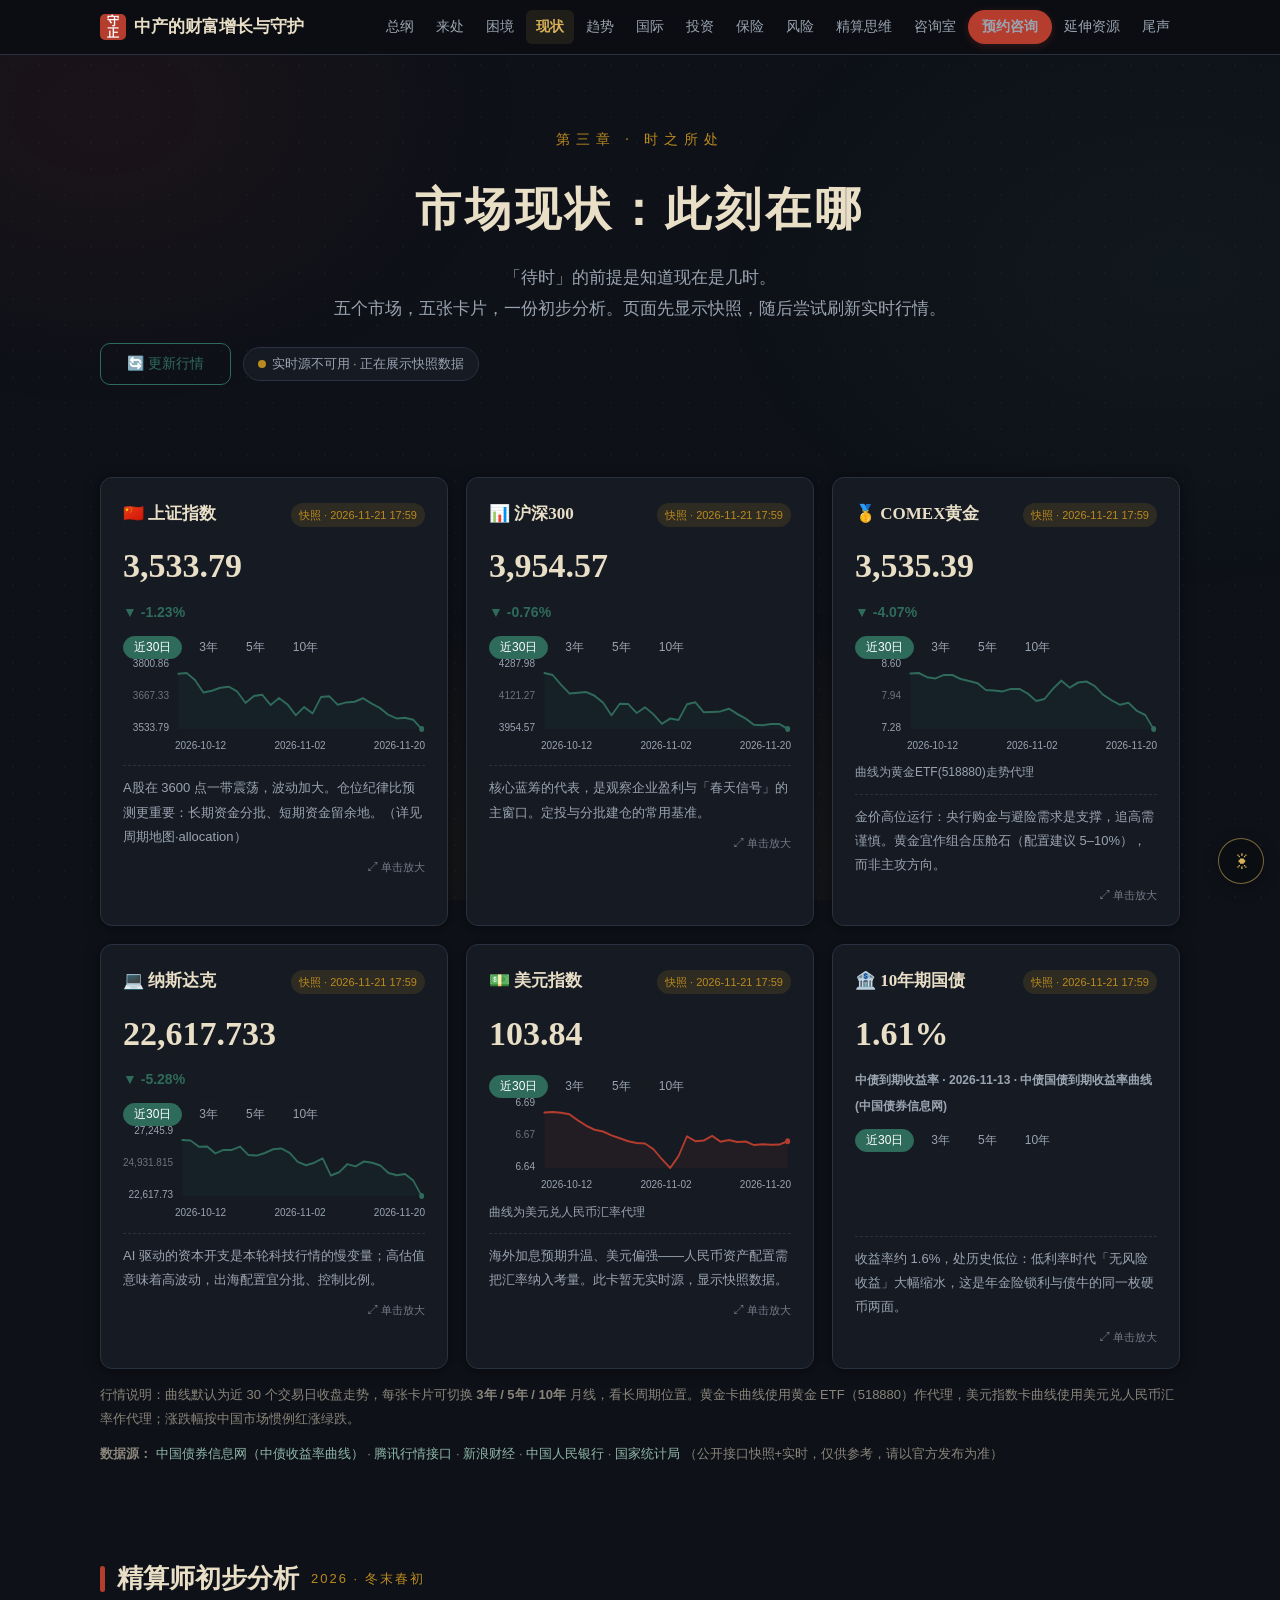
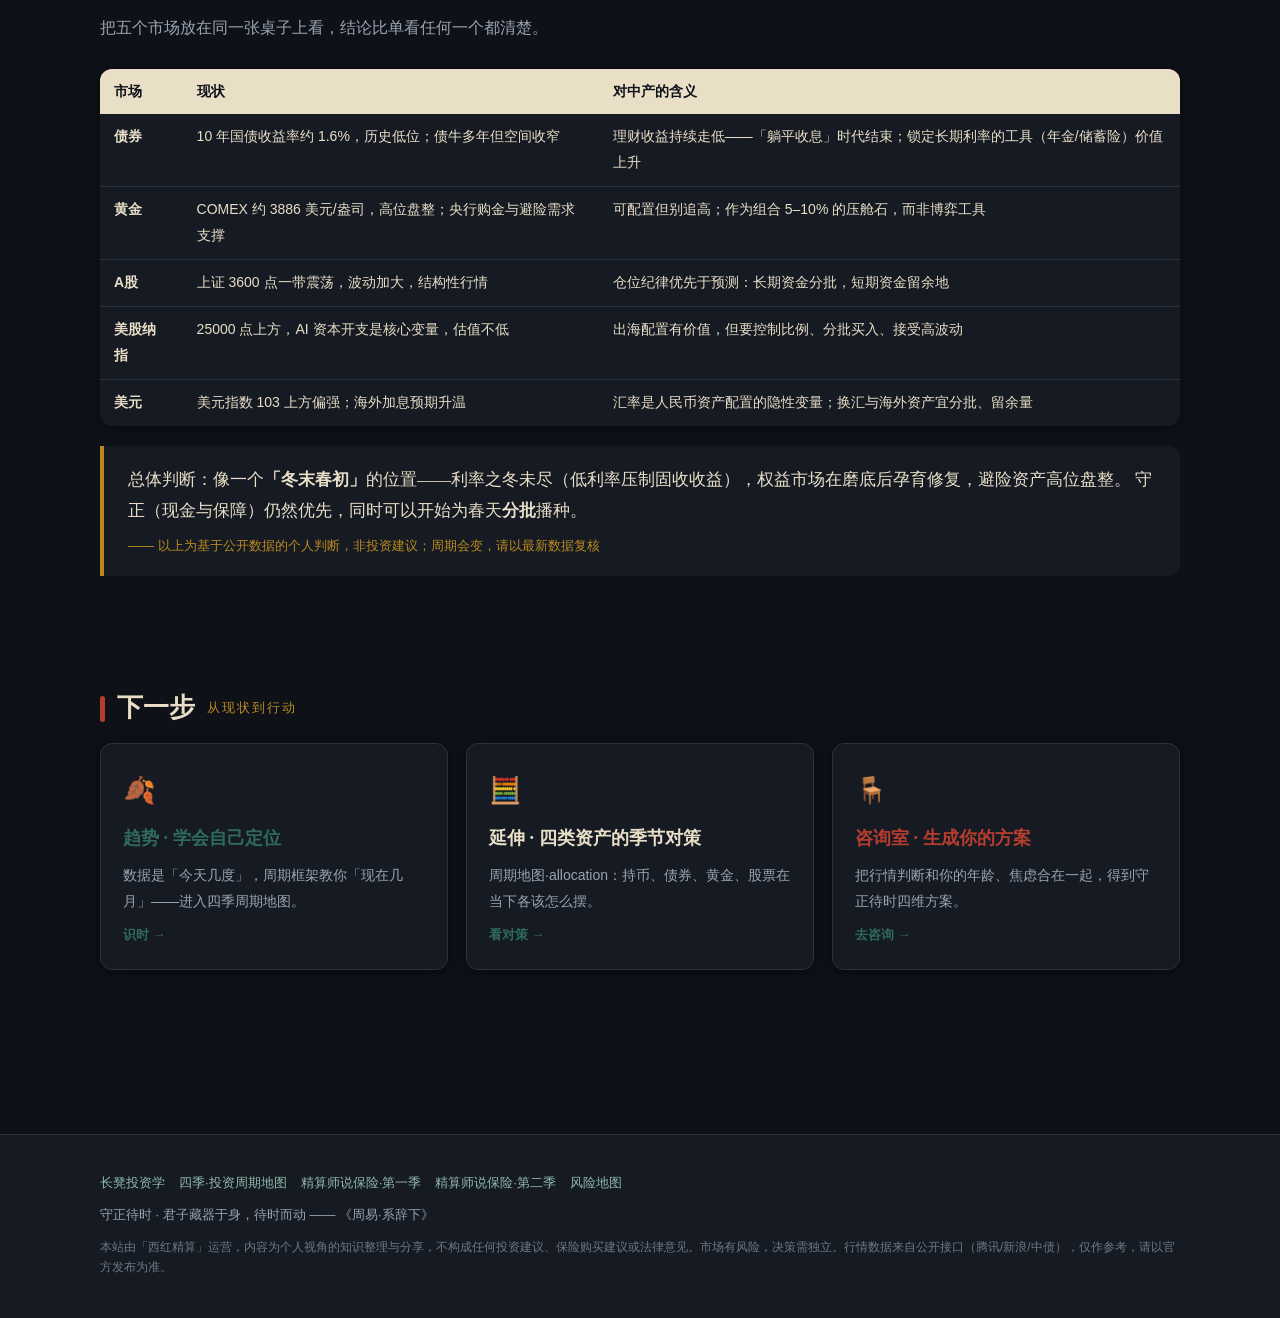
<file: now.html>
<!DOCTYPE html>
<html lang="zh-CN">
<head>
<meta charset="UTF-8">
<meta name="viewport" content="width=device-width, initial-scale=1.0">
<title>现状 · 时之所处 | 中产的财富增长与守护</title>
<meta name="description" content="债市、黄金、A股、纳斯达克、美元的当下点位与曲线，配一份精算师的初步分析。">
<link rel="stylesheet" href="css/style.css">
</head>
<body data-page="now.html">
<main class="page-wrap">

  <div class="hero">
    <div class="kicker">第三章 · 时之所处</div>
    <h1>市场现状：此刻在哪</h1>
    <p class="sub">「待时」的前提是知道现在是几时。<br>
    五个市场，五张卡片，一份初步分析。页面先显示快照，随后尝试刷新实时行情。</p>
    <div style="display:flex;gap:12px;align-items:center;margin-top:18px;flex-wrap:wrap">
      <button class="btn-ghost" id="btn-refresh">🔄 更新行情</button>
      <div class="data-stamp" id="data-stamp" style="margin:0"><span class="dot"></span>加载行情数据…</div>
    </div>
  </div>

  <section class="reveal">
    <div class="market-grid" id="market-grid">
      <div class="market-card"><div class="m-name">正在加载…</div></div>
    </div>
    <p style="font-size:13px;color:#8a857a;margin-top:14px">
      行情说明：曲线默认为近 30 个交易日收盘走势，每张卡片可切换 <b>3年 / 5年 / 10年</b> 月线，看长周期位置。黄金卡曲线使用黄金 ETF（518880）作代理，美元指数卡曲线使用美元兑人民币汇率作代理；涨跌幅按中国市场惯例红涨绿跌。</p>
    <div style="font-size:13px;color:#8a857a;margin-top:10px;line-height:2">
      <b>数据源：</b>
      <a href="https://yield.chinabond.com.cn" target="_blank" rel="noopener">中国债券信息网（中债收益率曲线）</a> ·
      <a href="https://qt.gtimg.cn" target="_blank" rel="noopener">腾讯行情接口</a> ·
      <a href="https://finance.sina.com.cn" target="_blank" rel="noopener">新浪财经</a> ·
      <a href="http://www.pbc.gov.cn" target="_blank" rel="noopener">中国人民银行</a> ·
      <a href="https://www.stats.gov.cn" target="_blank" rel="noopener">国家统计局</a>
      （公开接口快照+实时，仅供参考，请以官方发布为准）
    </div>
  </section>

  <section class="reveal">
    <div class="section-title"><span class="bar"></span>精算师初步分析<span class="en">2026 · 冬末春初</span></div>
    <p class="section-lede">把五个市场放在同一张桌子上看，结论比单看任何一个都清楚。</p>
    <table class="tbl">
      <tr><th>市场</th><th>现状</th><th>对中产的含义</th></tr>
      <tr><td><b>债券</b></td><td>10 年国债收益率约 1.6%，历史低位；债牛多年但空间收窄</td><td>理财收益持续走低——「躺平收息」时代结束；锁定长期利率的工具（年金/储蓄险）价值上升</td></tr>
      <tr><td><b>黄金</b></td><td>COMEX 约 3886 美元/盎司，高位盘整；央行购金与避险需求支撑</td><td>可配置但别追高；作为组合 5–10% 的压舱石，而非博弈工具</td></tr>
      <tr><td><b>A股</b></td><td>上证 3600 点一带震荡，波动加大，结构性行情</td><td>仓位纪律优先于预测：长期资金分批，短期资金留余地</td></tr>
      <tr><td><b>美股纳指</b></td><td>25000 点上方，AI 资本开支是核心变量，估值不低</td><td>出海配置有价值，但要控制比例、分批买入、接受高波动</td></tr>
      <tr><td><b>美元</b></td><td>美元指数 103 上方偏强；海外加息预期升温</td><td>汇率是人民币资产配置的隐性变量；换汇与海外资产宜分批、留余量</td></tr>
    </table>
    <div class="quote-block">
      总体判断：像一个<b>「冬末春初」</b>的位置——利率之冬未尽（低利率压制固收收益），权益市场在磨底后孕育修复，避险资产高位盘整。
      守正（现金与保障）仍然优先，同时可以开始为春天<b>分批</b>播种。
      <span class="who">—— 以上为基于公开数据的个人判断，非投资建议；周期会变，请以最新数据复核</span>
    </div>
  </section>

  <section class="reveal">
    <div class="section-title"><span class="bar"></span>下一步<span class="en">从现状到行动</span></div>
    <div class="cards">
      <a class="card accent-teal" href="trend.html">
        <div class="c-icon">🍂</div>
        <h4>趋势 · 学会自己定位</h4>
        <p>数据是「今天几度」，周期框架教你「现在几月」——进入四季周期地图。</p>
        <span class="c-link">识时 →</span>
      </a>
      <a class="card" href="https://xihongactuary.github.io/investment-kb/cycle-kb/allocation.html" target="_blank" rel="noopener">
        <div class="c-icon">🧮</div>
        <h4>延伸 · 四类资产的季节对策</h4>
        <p>周期地图·allocation：持币、债券、黄金、股票在当下各该怎么摆。</p>
        <span class="c-link">看对策 →</span>
      </a>
      <a class="card accent-cinnabar" href="advisor.html">
        <div class="c-icon">🪑</div>
        <h4>咨询室 · 生成你的方案</h4>
        <p>把行情判断和你的年龄、焦虑合在一起，得到守正待时四维方案。</p>
        <span class="c-link">去咨询 →</span>
      </a>
    </div>
  </section>

</main>
<script src="js/main.js"></script>
<script src="data/market_snapshot.js"></script>
<script src="js/market.js"></script>
</body>
</html>
</file>
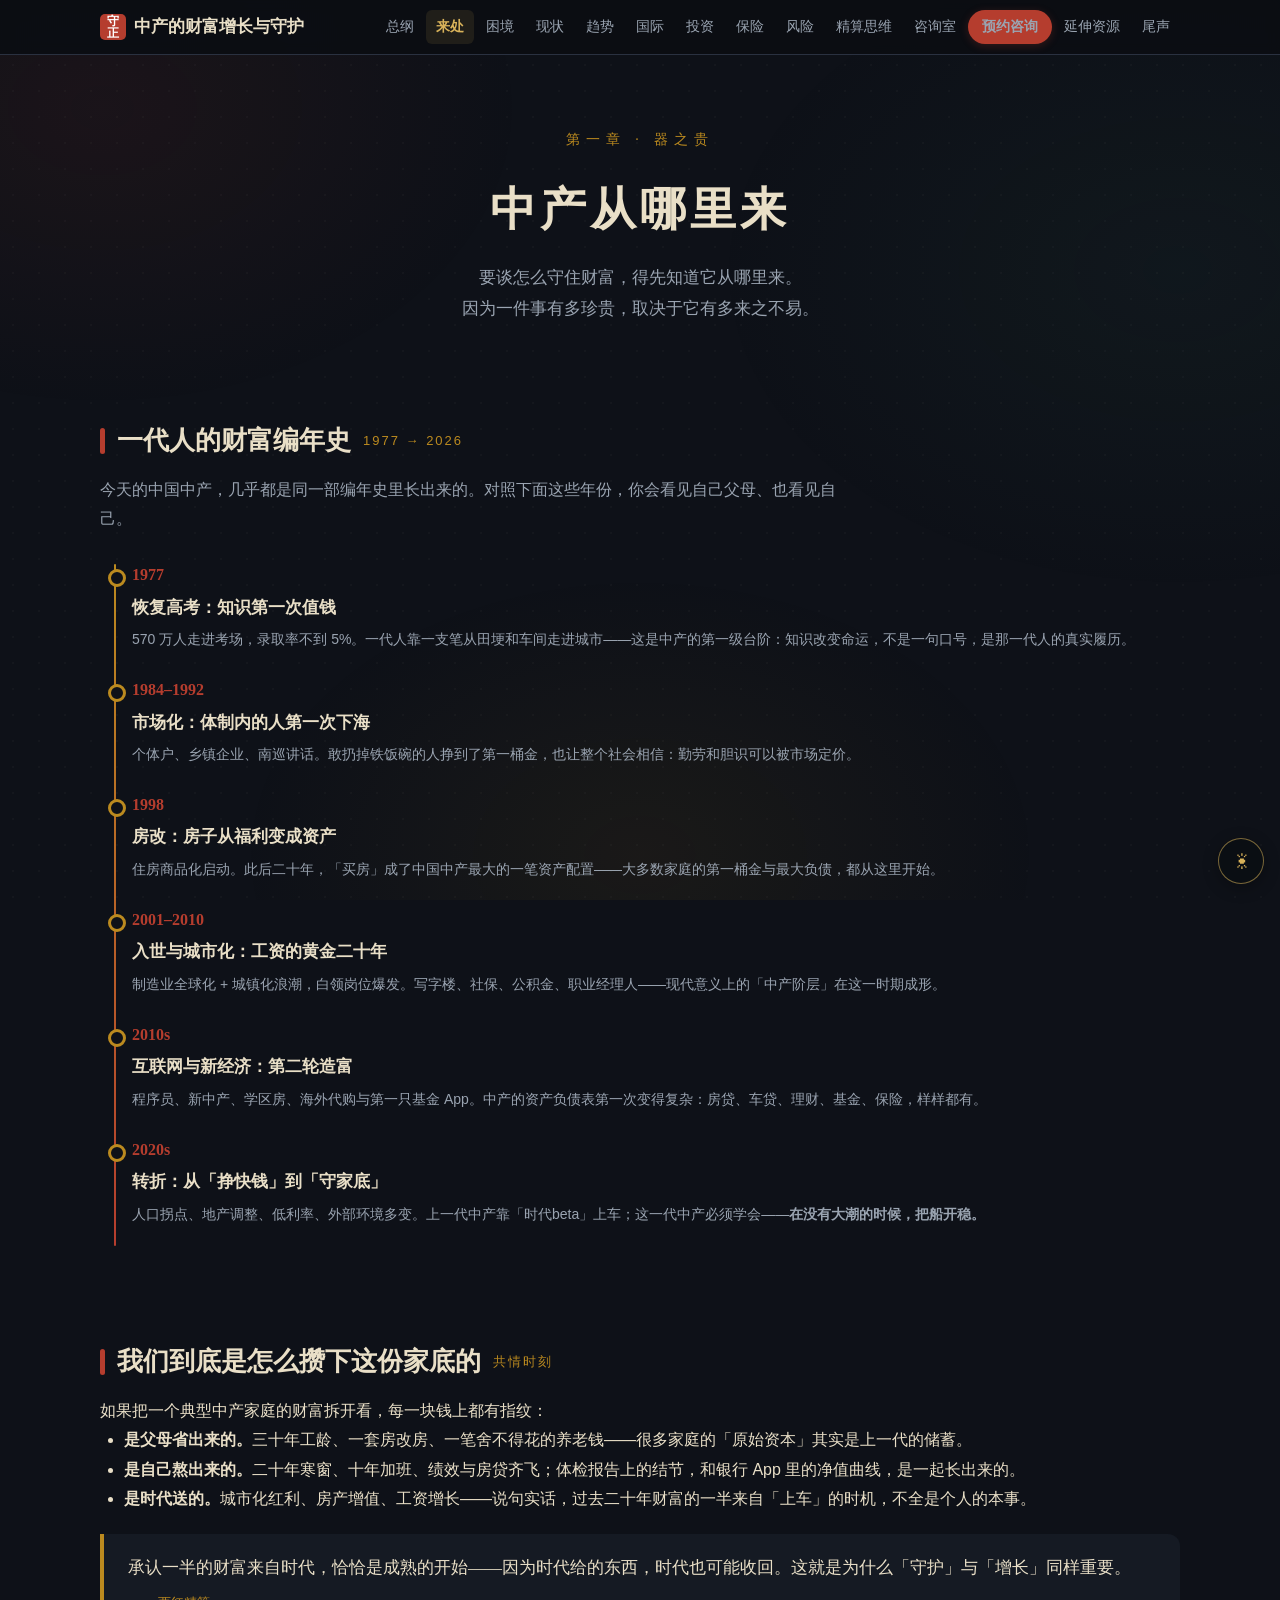
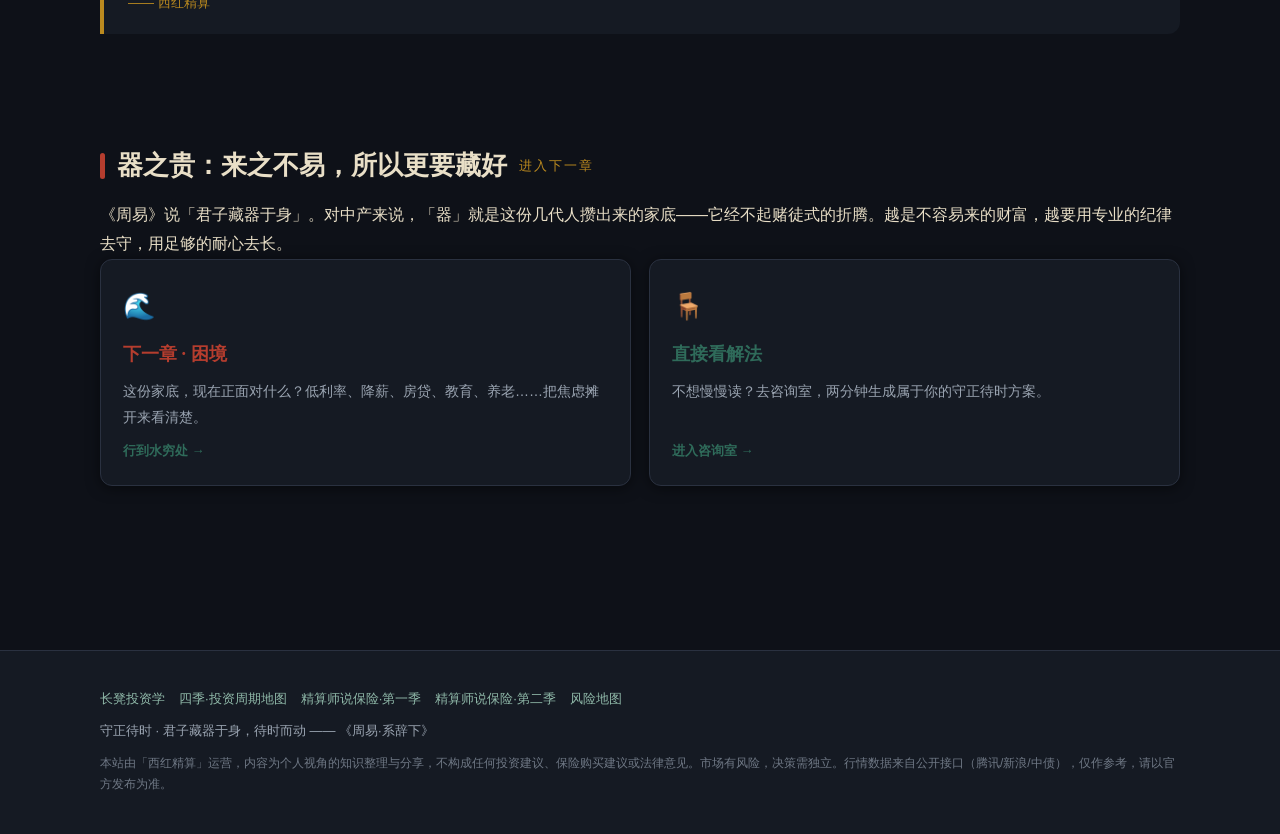
<file: origin.html>
<!DOCTYPE html>
<html lang="zh-CN">
<head>
<meta charset="UTF-8">
<meta name="viewport" content="width=device-width, initial-scale=1.0">
<title>来处 · 中产从哪里来 | 中产的财富增长与守护</title>
<meta name="description" content="恢复高考、市场化、城市化、房产时代、互联网红利——一代中产的财富从哪里挣来。">
<link rel="stylesheet" href="css/style.css">
</head>
<body data-page="origin.html">
<main class="page-wrap">

  <div class="hero">
    <div class="kicker">第一章 · 器之贵</div>
    <h1>中产从哪里来</h1>
    <p class="sub">要谈怎么守住财富，得先知道它从哪里来。<br>
    因为一件事有多珍贵，取决于它有多来之不易。</p>
  </div>

  <section class="reveal">
    <div class="section-title"><span class="bar"></span>一代人的财富编年史<span class="en">1977 → 2026</span></div>
    <p class="section-lede">今天的中国中产，几乎都是同一部编年史里长出来的。对照下面这些年份，你会看见自己父母、也看见自己。</p>
    <div class="timeline">
      <div class="tl-item">
        <div class="tl-year">1977</div>
        <h4>恢复高考：知识第一次值钱</h4>
        <p>570 万人走进考场，录取率不到 5%。一代人靠一支笔从田埂和车间走进城市——这是中产的第一级台阶：知识改变命运，不是一句口号，是那一代人的真实履历。</p>
      </div>
      <div class="tl-item">
        <div class="tl-year">1984–1992</div>
        <h4>市场化：体制内的人第一次下海</h4>
        <p>个体户、乡镇企业、南巡讲话。敢扔掉铁饭碗的人挣到了第一桶金，也让整个社会相信：勤劳和胆识可以被市场定价。</p>
      </div>
      <div class="tl-item">
        <div class="tl-year">1998</div>
        <h4>房改：房子从福利变成资产</h4>
        <p>住房商品化启动。此后二十年，「买房」成了中国中产最大的一笔资产配置——大多数家庭的第一桶金与最大负债，都从这里开始。</p>
      </div>
      <div class="tl-item">
        <div class="tl-year">2001–2010</div>
        <h4>入世与城市化：工资的黄金二十年</h4>
        <p>制造业全球化 + 城镇化浪潮，白领岗位爆发。写字楼、社保、公积金、职业经理人——现代意义上的「中产阶层」在这一时期成形。</p>
      </div>
      <div class="tl-item">
        <div class="tl-year">2010s</div>
        <h4>互联网与新经济：第二轮造富</h4>
        <p>程序员、新中产、学区房、海外代购与第一只基金 App。中产的资产负债表第一次变得复杂：房贷、车贷、理财、基金、保险，样样都有。</p>
      </div>
      <div class="tl-item">
        <div class="tl-year">2020s</div>
        <h4>转折：从「挣快钱」到「守家底」</h4>
        <p>人口拐点、地产调整、低利率、外部环境多变。上一代中产靠「时代beta」上车；这一代中产必须学会——<b>在没有大潮的时候，把船开稳。</b></p>
      </div>
    </div>
  </section>

  <section class="reveal">
    <div class="section-title"><span class="bar"></span>我们到底是怎么攒下这份家底的<span class="en">共情时刻</span></div>
    <p>如果把一个典型中产家庭的财富拆开看，每一块钱上都有指纹：</p>
    <ul style="padding-left:24px">
      <li><b>是父母省出来的。</b>三十年工龄、一套房改房、一笔舍不得花的养老钱——很多家庭的「原始资本」其实是上一代的储蓄。</li>
      <li><b>是自己熬出来的。</b>二十年寒窗、十年加班、绩效与房贷齐飞；体检报告上的结节，和银行 App 里的净值曲线，是一起长出来的。</li>
      <li><b>是时代送的。</b>城市化红利、房产增值、工资增长——说句实话，过去二十年财富的一半来自「上车」的时机，不全是个人的本事。</li>
    </ul>
    <div class="quote-block">
      承认一半的财富来自时代，恰恰是成熟的开始——因为时代给的东西，时代也可能收回。这就是为什么「守护」与「增长」同样重要。
      <span class="who">—— 西红精算</span>
    </div>
  </section>

  <section class="reveal">
    <div class="section-title"><span class="bar"></span>器之贵：来之不易，所以更要藏好<span class="en">进入下一章</span></div>
    <p>《周易》说「君子藏器于身」。对中产来说，「器」就是这份几代人攒出来的家底——它经不起赌徒式的折腾。越是不容易来的财富，越要用专业的纪律去守，用足够的耐心去长。</p>
    <div class="cards">
      <a class="card accent-cinnabar" href="dilemma.html">
        <div class="c-icon">🌊</div>
        <h4>下一章 · 困境</h4>
        <p>这份家底，现在正面对什么？低利率、降薪、房贷、教育、养老……把焦虑摊开来看清楚。</p>
        <span class="c-link">行到水穷处 →</span>
      </a>
      <a class="card accent-teal" href="advisor.html">
        <div class="c-icon">🪑</div>
        <h4>直接看解法</h4>
        <p>不想慢慢读？去咨询室，两分钟生成属于你的守正待时方案。</p>
        <span class="c-link">进入咨询室 →</span>
      </a>
    </div>
  </section>

</main>
<script src="js/main.js"></script>
</body>
</html>
</file>
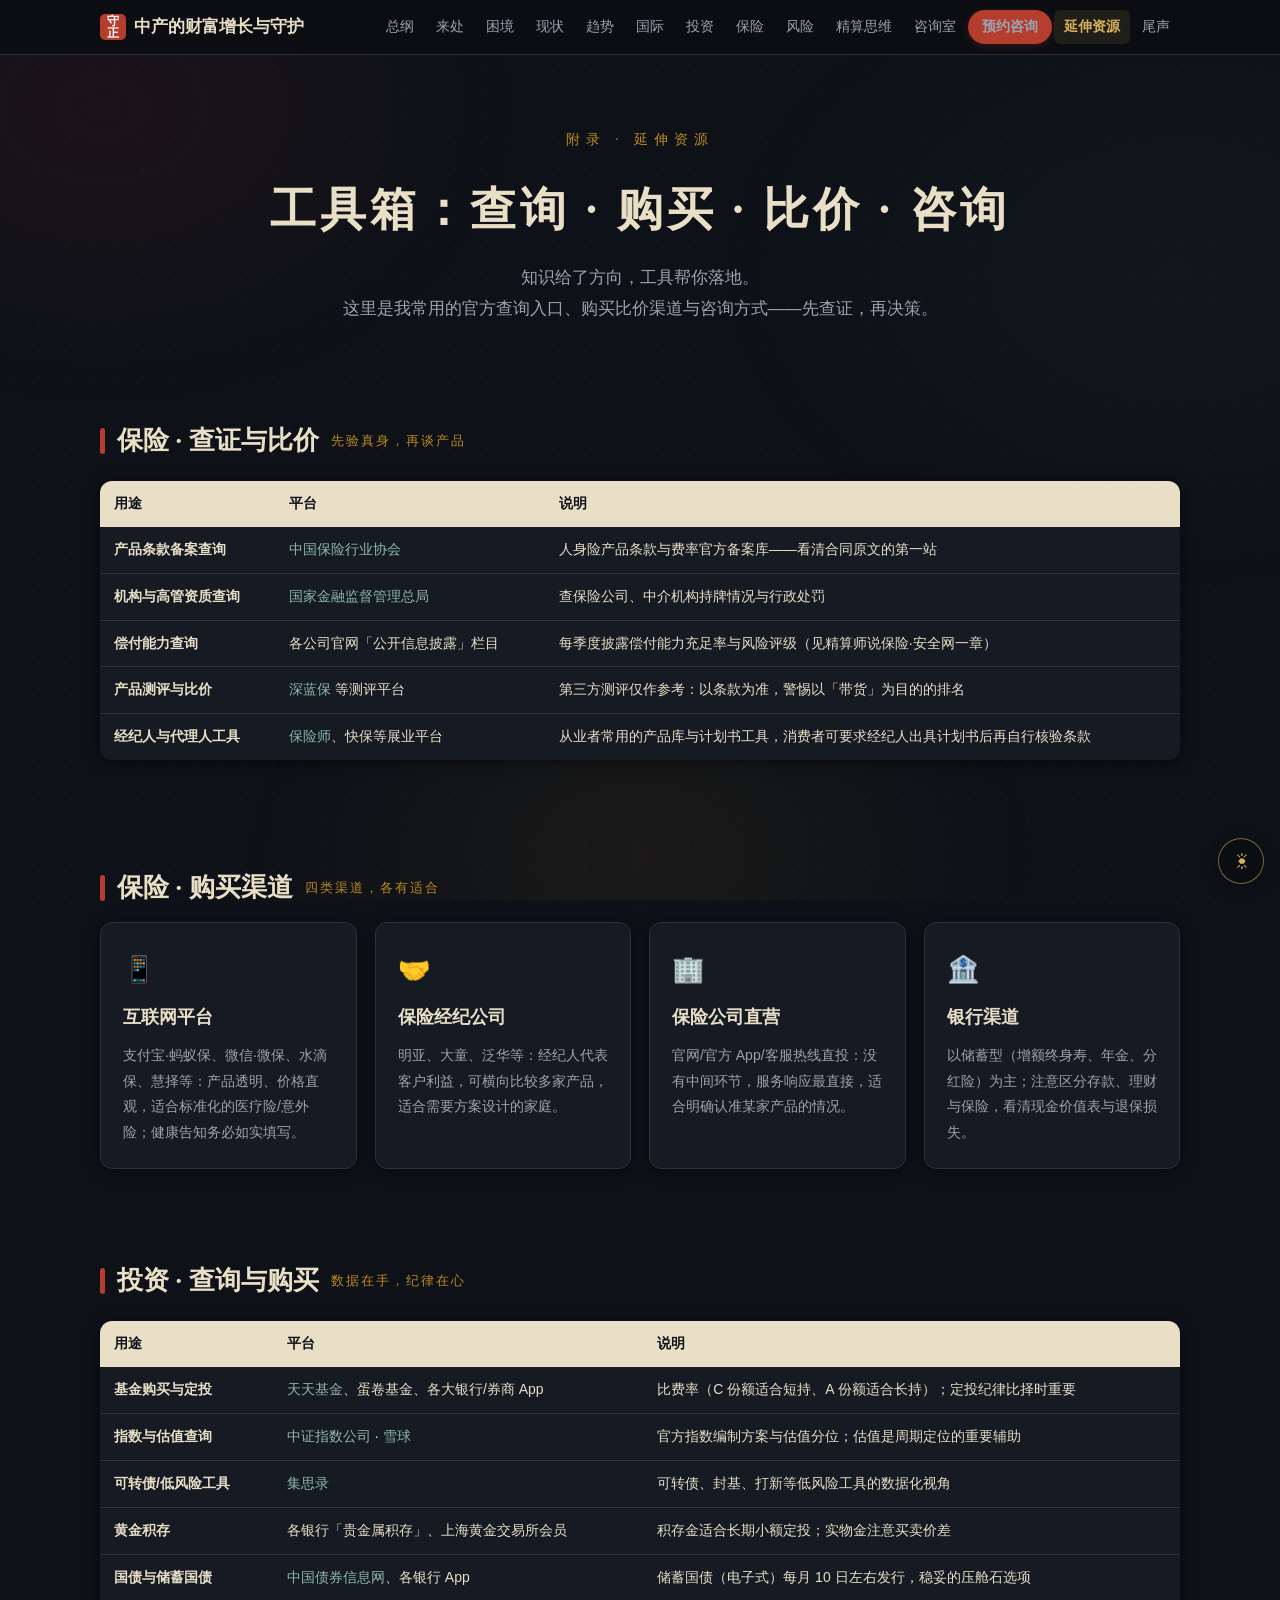
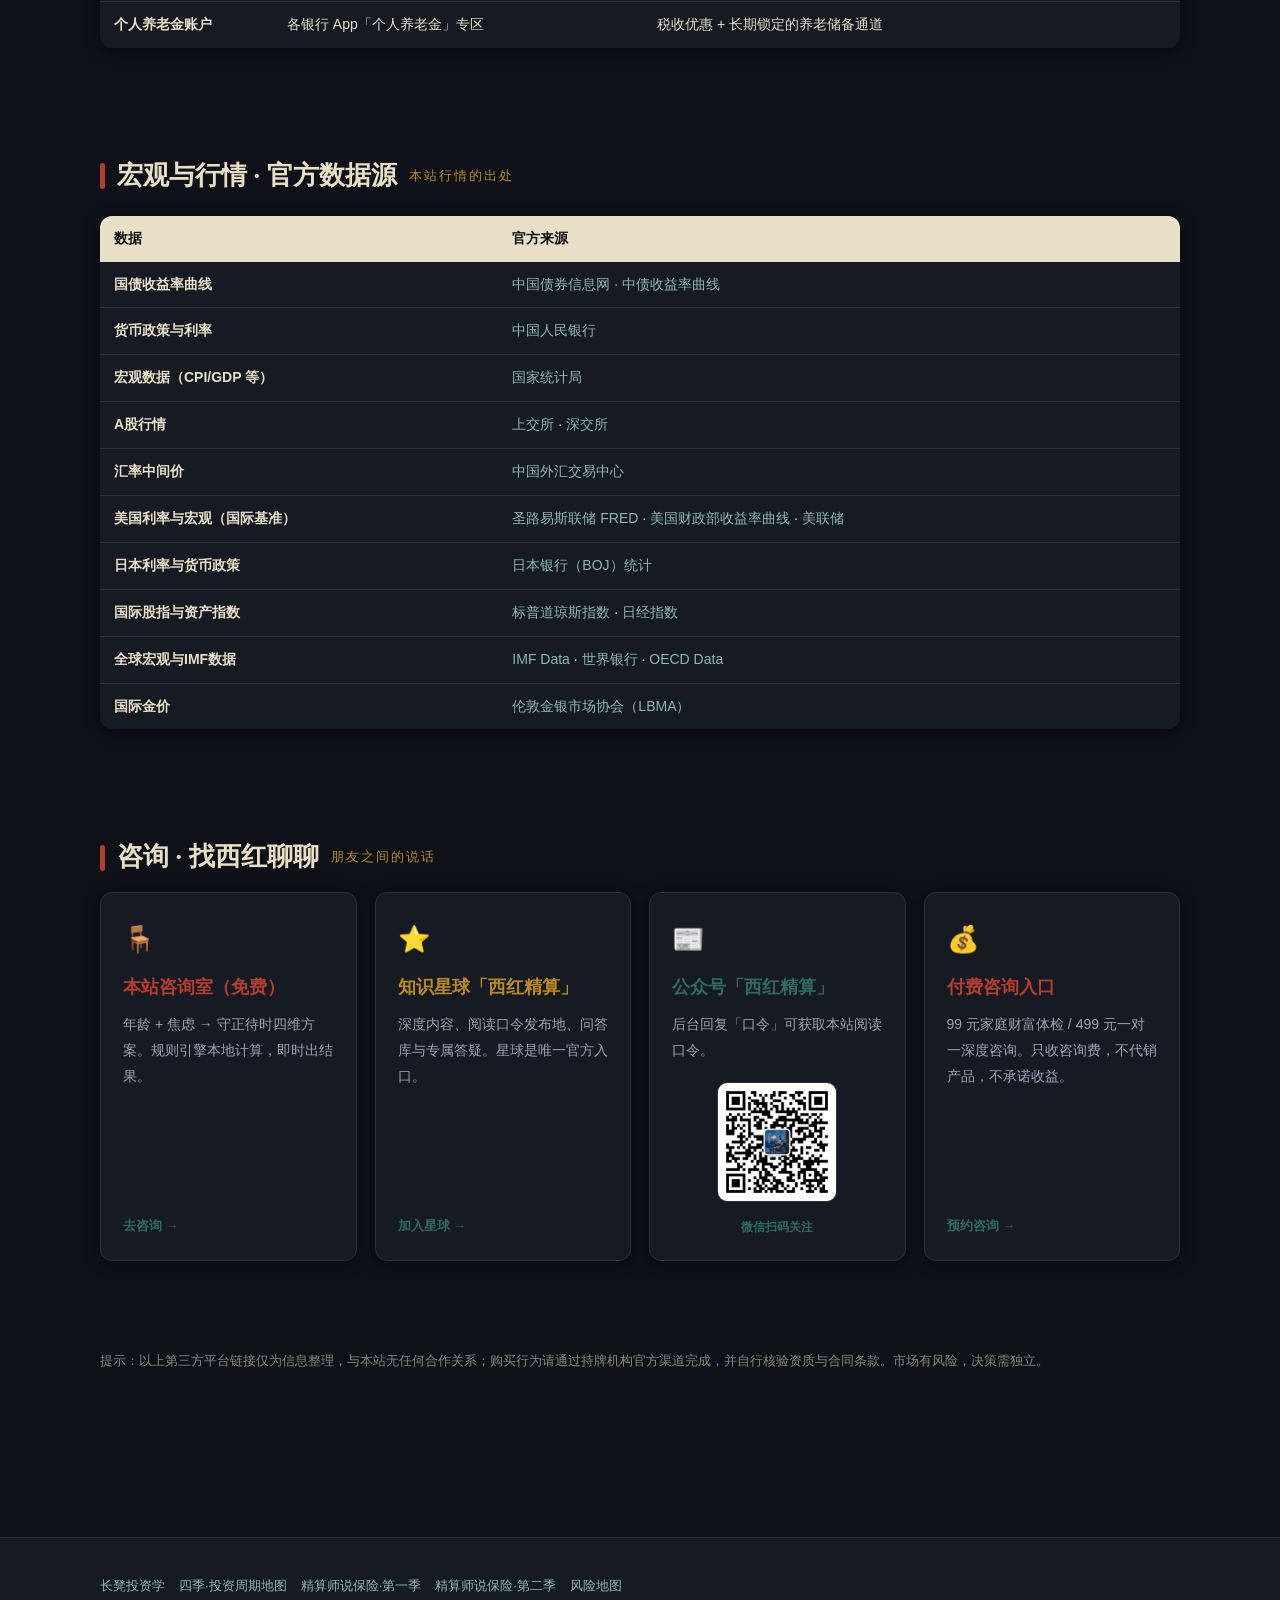
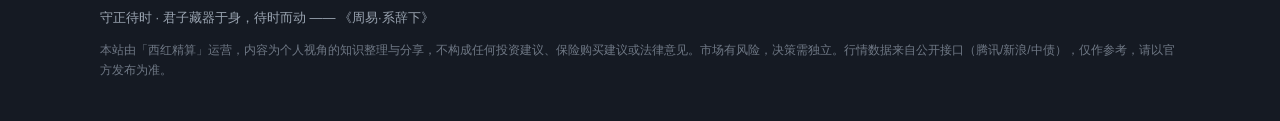
<file: resources.html>
<!DOCTYPE html>
<html lang="zh-CN">
<head>
<meta charset="UTF-8">
<meta name="viewport" content="width=device-width, initial-scale=1.0">
<title>延伸资源 · 查询 · 购买 · 咨询 | 中产的财富增长与守护</title>
<meta name="description" content="保险与投资的官方查询、比价、购买渠道与咨询入口汇总，由精算师朋友整理。">
<link rel="stylesheet" href="css/style.css">
</head>
<body data-page="resources.html">
<main class="page-wrap">

  <div class="hero">
    <div class="kicker">附录 · 延伸资源</div>
    <h1>工具箱：查询 · 购买 · 比价 · 咨询</h1>
    <p class="sub">知识给了方向，工具帮你落地。<br>
    这里是我常用的官方查询入口、购买比价渠道与咨询方式——先查证，再决策。</p>
  </div>

  <section class="reveal">
    <div class="section-title"><span class="bar"></span>保险 · 查证与比价<span class="en">先验真身，再谈产品</span></div>
    <table class="tbl">
      <tr><th>用途</th><th>平台</th><th>说明</th></tr>
      <tr><td><b>产品条款备案查询</b></td><td><a href="https://www.iachina.cn" target="_blank" rel="noopener">中国保险行业协会</a></td><td>人身险产品条款与费率官方备案库——看清合同原文的第一站</td></tr>
      <tr><td><b>机构与高管资质查询</b></td><td><a href="https://www.nfra.gov.cn" target="_blank" rel="noopener">国家金融监督管理总局</a></td><td>查保险公司、中介机构持牌情况与行政处罚</td></tr>
      <tr><td><b>偿付能力查询</b></td><td>各公司官网「公开信息披露」栏目</td><td>每季度披露偿付能力充足率与风险评级（见精算师说保险·安全网一章）</td></tr>
      <tr><td><b>产品测评与比价</b></td><td><a href="https://www.shenlanbao.com" target="_blank" rel="noopener">深蓝保</a> 等测评平台</td><td>第三方测评仅作参考：以条款为准，警惕以「带货」为目的的排名</td></tr>
      <tr><td><b>经纪人与代理人工具</b></td><td><a href="https://www.baoxianshi.com" target="_blank" rel="noopener">保险师</a>、快保等展业平台</td><td>从业者常用的产品库与计划书工具，消费者可要求经纪人出具计划书后再自行核验条款</td></tr>
    </table>
  </section>

  <section class="reveal">
    <div class="section-title"><span class="bar"></span>保险 · 购买渠道<span class="en">四类渠道，各有适合</span></div>
    <div class="cards">
      <div class="card">
        <div class="c-icon">📱</div>
        <h4>互联网平台</h4>
        <p>支付宝·蚂蚁保、微信·微保、水滴保、慧择等：产品透明、价格直观，适合标准化的医疗险/意外险；健康告知务必如实填写。</p>
      </div>
      <div class="card">
        <div class="c-icon">🤝</div>
        <h4>保险经纪公司</h4>
        <p>明亚、大童、泛华等：经纪人代表客户利益，可横向比较多家产品，适合需要方案设计的家庭。</p>
      </div>
      <div class="card">
        <div class="c-icon">🏢</div>
        <h4>保险公司直营</h4>
        <p>官网/官方 App/客服热线直投：没有中间环节，服务响应最直接，适合明确认准某家产品的情况。</p>
      </div>
      <div class="card">
        <div class="c-icon">🏦</div>
        <h4>银行渠道</h4>
        <p>以储蓄型（增额终身寿、年金、分红险）为主；注意区分存款、理财与保险，看清现金价值表与退保损失。</p>
      </div>
    </div>
  </section>

  <section class="reveal">
    <div class="section-title"><span class="bar"></span>投资 · 查询与购买<span class="en">数据在手，纪律在心</span></div>
    <table class="tbl">
      <tr><th>用途</th><th>平台</th><th>说明</th></tr>
      <tr><td><b>基金购买与定投</b></td><td><a href="https://fund.eastmoney.com" target="_blank" rel="noopener">天天基金</a>、蛋卷基金、各大银行/券商 App</td><td>比费率（C 份额适合短持、A 份额适合长持）；定投纪律比择时重要</td></tr>
      <tr><td><b>指数与估值查询</b></td><td><a href="https://www.csindex.com.cn" target="_blank" rel="noopener">中证指数公司</a> · <a href="https://xueqiu.com" target="_blank" rel="noopener">雪球</a></td><td>官方指数编制方案与估值分位；估值是周期定位的重要辅助</td></tr>
      <tr><td><b>可转债/低风险工具</b></td><td><a href="https://www.jisilu.cn" target="_blank" rel="noopener">集思录</a></td><td>可转债、封基、打新等低风险工具的数据化视角</td></tr>
      <tr><td><b>黄金积存</b></td><td>各银行「贵金属积存」、上海黄金交易所会员</td><td>积存金适合长期小额定投；实物金注意买卖价差</td></tr>
      <tr><td><b>国债与储蓄国债</b></td><td><a href="https://www.chinabond.com.cn" target="_blank" rel="noopener">中国债券信息网</a>、各银行 App</td><td>储蓄国债（电子式）每月 10 日左右发行，稳妥的压舱石选项</td></tr>
      <tr><td><b>个人养老金账户</b></td><td>各银行 App「个人养老金」专区</td><td>税收优惠 + 长期锁定的养老储备通道</td></tr>
    </table>
  </section>

  <section class="reveal">
    <div class="section-title"><span class="bar"></span>宏观与行情 · 官方数据源<span class="en">本站行情的出处</span></div>
    <table class="tbl">
      <tr><th>数据</th><th>官方来源</th></tr>
      <tr><td><b>国债收益率曲线</b></td><td><a href="https://yield.chinabond.com.cn" target="_blank" rel="noopener">中国债券信息网 · 中债收益率曲线</a></td></tr>
      <tr><td><b>货币政策与利率</b></td><td><a href="http://www.pbc.gov.cn" target="_blank" rel="noopener">中国人民银行</a></td></tr>
      <tr><td><b>宏观数据（CPI/GDP 等）</b></td><td><a href="https://www.stats.gov.cn" target="_blank" rel="noopener">国家统计局</a></td></tr>
      <tr><td><b>A股行情</b></td><td><a href="http://www.sse.com.cn" target="_blank" rel="noopener">上交所</a> · <a href="http://www.szse.cn" target="_blank" rel="noopener">深交所</a></td></tr>
      <tr><td><b>汇率中间价</b></td><td><a href="https://www.chinamoney.com.cn" target="_blank" rel="noopener">中国外汇交易中心</a></td></tr>
      <tr><td><b>美国利率与宏观（国际基准）</b></td><td><a href="https://fred.stlouisfed.org" target="_blank" rel="noopener">圣路易斯联储 FRED</a> · <a href="https://home.treasury.gov/interest-rate-statistics" target="_blank" rel="noopener">美国财政部收益率曲线</a> · <a href="https://www.federalreserve.gov/monetarypolicy/openmarket.htm" target="_blank" rel="noopener">美联储</a></td></tr>
      <tr><td><b>日本利率与货币政策</b></td><td><a href="https://www.boj.or.jp/statistics/" target="_blank" rel="noopener">日本银行（BOJ）统计</a></td></tr>
      <tr><td><b>国际股指与资产指数</b></td><td><a href="https://www.spglobal.com/spdji/" target="_blank" rel="noopener">标普道琼斯指数</a> · <a href="https://indexes.nikkei.co.jp/" target="_blank" rel="noopener">日经指数</a></td></tr>
      <tr><td><b>全球宏观与IMF数据</b></td><td><a href="https://www.imf.org/en/Data" target="_blank" rel="noopener">IMF Data</a> · <a href="https://data.worldbank.org" target="_blank" rel="noopener">世界银行</a> · <a href="https://www.oecd.org/en/data.html" target="_blank" rel="noopener">OECD Data</a></td></tr>
      <tr><td><b>国际金价</b></td><td><a href="https://www.lbma.org.uk/prices-and-data" target="_blank" rel="noopener">伦敦金银市场协会（LBMA）</a></td></tr>
    </table>
  </section>

  <section class="reveal">
    <div class="section-title"><span class="bar"></span>咨询 · 找西红聊聊<span class="en">朋友之间的说话</span></div>
    <div class="cards">
      <a class="card accent-cinnabar" href="advisor.html">
        <div class="c-icon">🪑</div>
        <h4>本站咨询室（免费）</h4>
        <p>年龄 + 焦虑 → 守正待时四维方案。规则引擎本地计算，即时出结果。</p>
        <span class="c-link">去咨询 →</span>
      </a>
      <a class="card accent-amber" href="https://t.zsxq.com/Bs0tQ" target="_blank" rel="noopener">
        <div class="c-icon">⭐</div>
        <h4>知识星球「西红精算」</h4>
        <p>深度内容、阅读口令发布地、问答库与专属答疑。星球是唯一官方入口。</p>
        <span class="c-link">加入星球 →</span>
      </a>
      <div class="card accent-teal">
        <div class="c-icon">📰</div>
        <h4>公众号「西红精算」</h4>
        <p>后台回复「口令」可获取本站阅读口令。</p>
        <img src="assets/wechat-qrcode.png" alt="西红精算公众号二维码"
             style="width:120px;height:120px;display:block;margin:10px auto 0;border-radius:10px;border:1px solid rgba(43,42,38,0.15);" />
        <span class="c-link" style="display:block;text-align:center;font-size:12px;margin-top:6px">微信扫码关注</span>
      </div>
      <a class="card accent-cinnabar" href="consult.html">
        <div class="c-icon">💰</div>
        <h4>付费咨询入口</h4>
        <p>99 元家庭财富体检 / 499 元一对一深度咨询。只收咨询费，不代销产品，不承诺收益。</p>
        <span class="c-link">预约咨询 →</span>
      </a>
    </div>
  </section>

  <section class="reveal">
    <p style="font-size:13px;color:#8a857a">
      提示：以上第三方平台链接仅为信息整理，与本站无任何合作关系；购买行为请通过持牌机构官方渠道完成，并自行核验资质与合同条款。市场有风险，决策需独立。</p>
  </section>

</main>
<script src="js/main.js"></script>
</body>
</html>
</file>
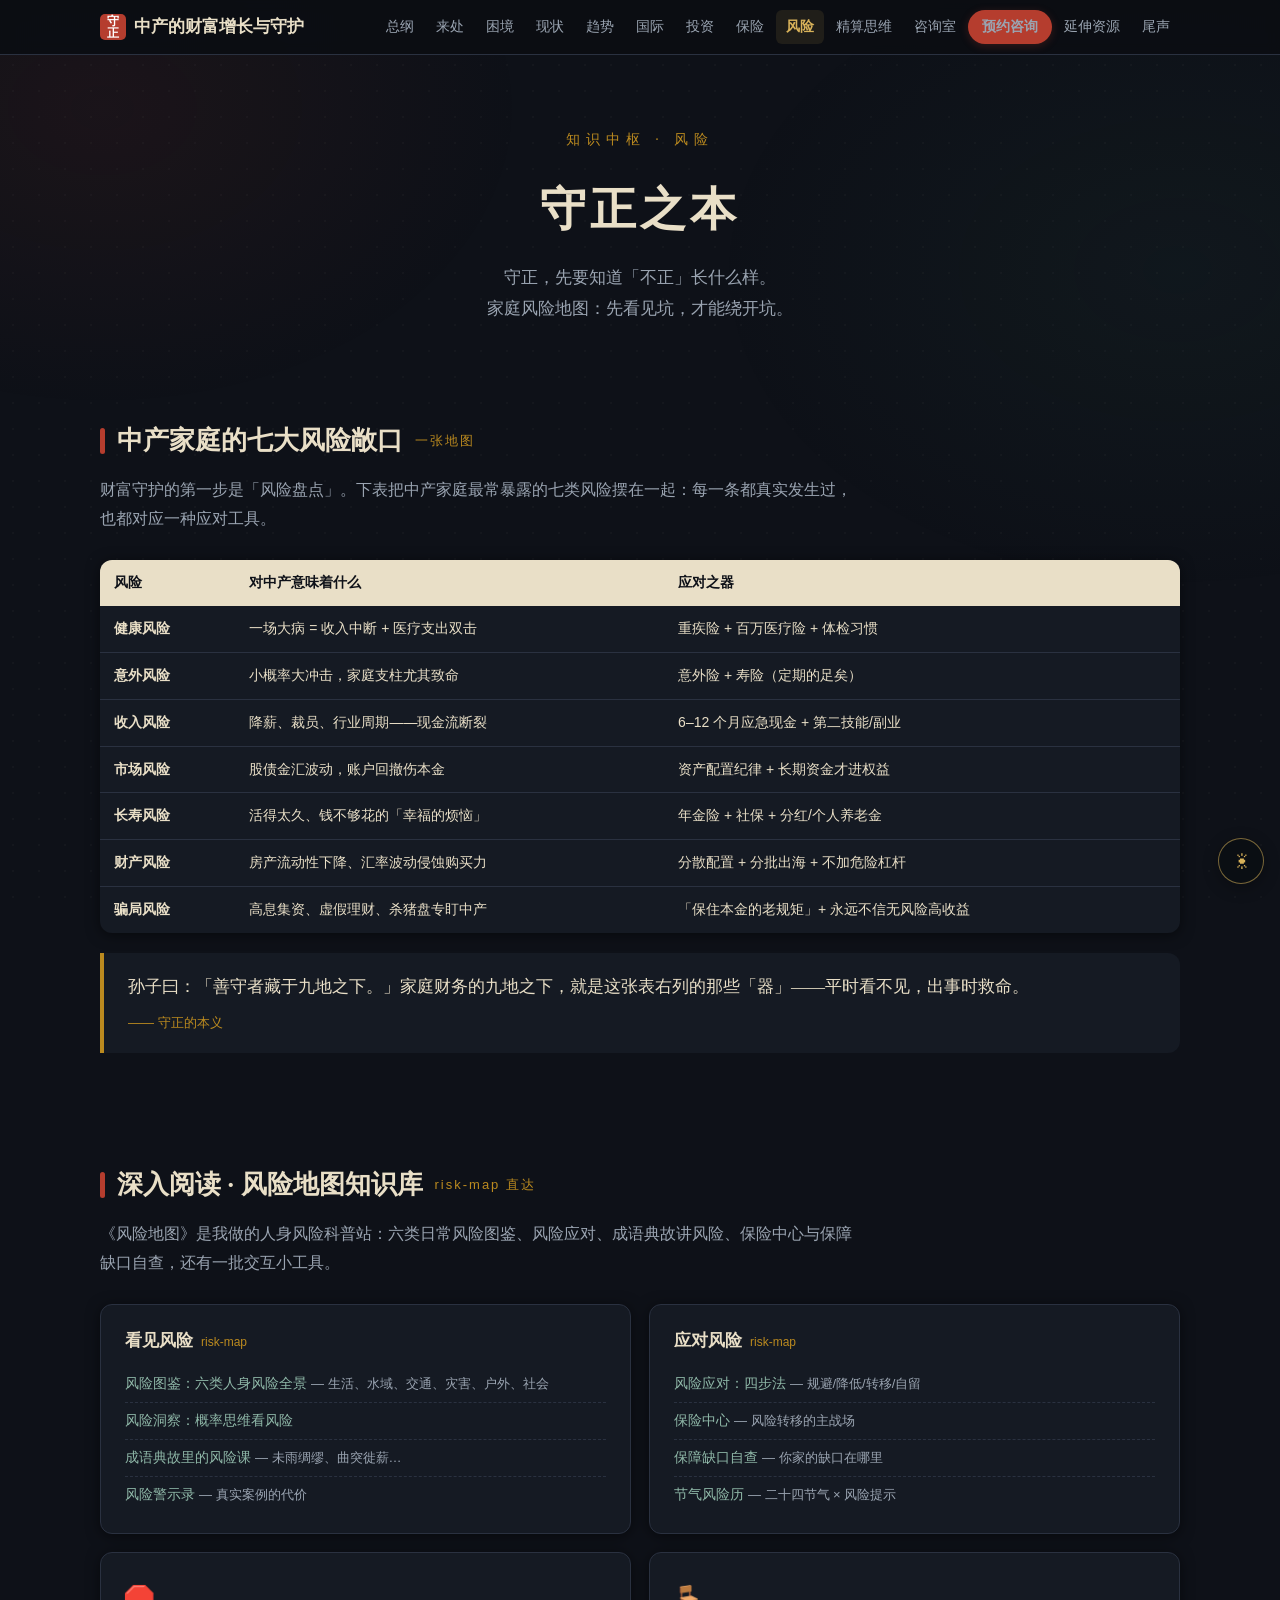
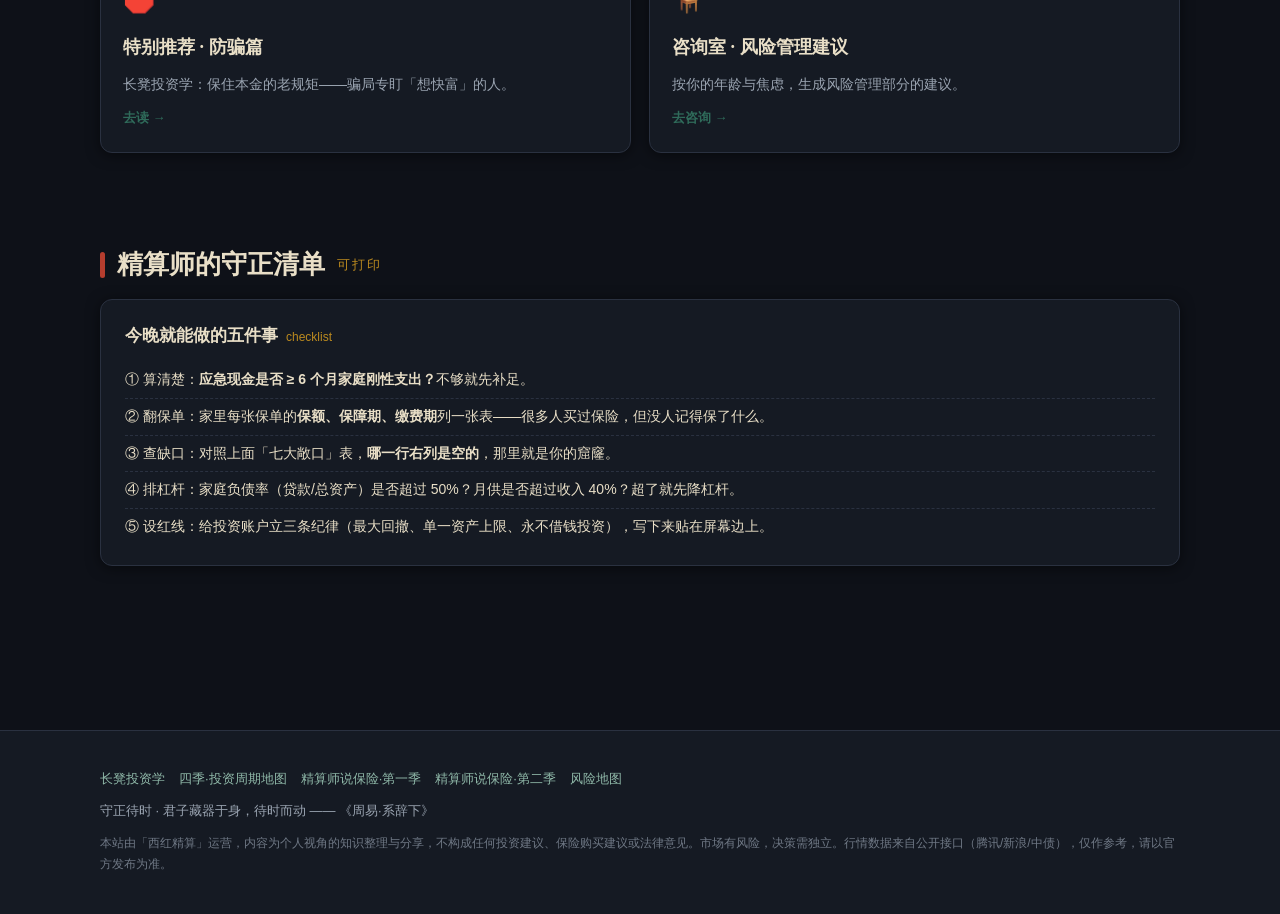
<file: risk.html>
<!DOCTYPE html>
<html lang="zh-CN">
<head>
<meta charset="UTF-8">
<meta name="viewport" content="width=device-width, initial-scale=1.0">
<title>风险 · 守正之本 | 中产的财富增长与守护</title>
<meta name="description" content="家庭风险地图：健康、意外、失业、市场、长寿、骗局——先知道坑在哪里，再谈怎么走。">
<link rel="stylesheet" href="css/style.css">
</head>
<body data-page="risk.html">
<main class="page-wrap">

  <div class="hero">
    <div class="kicker">知识中枢 · 风险</div>
    <h1>守正之本</h1>
    <p class="sub">守正，先要知道「不正」长什么样。<br>
    家庭风险地图：先看见坑，才能绕开坑。</p>
  </div>

  <section class="reveal">
    <div class="section-title"><span class="bar"></span>中产家庭的七大风险敞口<span class="en">一张地图</span></div>
    <p class="section-lede">财富守护的第一步是「风险盘点」。下表把中产家庭最常暴露的七类风险摆在一起：每一条都真实发生过，也都对应一种应对工具。</p>
    <table class="tbl">
      <tr><th>风险</th><th>对中产意味着什么</th><th>应对之器</th></tr>
      <tr><td><b>健康风险</b></td><td>一场大病 = 收入中断 + 医疗支出双击</td><td>重疾险 + 百万医疗险 + 体检习惯</td></tr>
      <tr><td><b>意外风险</b></td><td>小概率大冲击，家庭支柱尤其致命</td><td>意外险 + 寿险（定期的足矣）</td></tr>
      <tr><td><b>收入风险</b></td><td>降薪、裁员、行业周期——现金流断裂</td><td>6–12 个月应急现金 + 第二技能/副业</td></tr>
      <tr><td><b>市场风险</b></td><td>股债金汇波动，账户回撤伤本金</td><td>资产配置纪律 + 长期资金才进权益</td></tr>
      <tr><td><b>长寿风险</b></td><td>活得太久、钱不够花的「幸福的烦恼」</td><td>年金险 + 社保 + 分红/个人养老金</td></tr>
      <tr><td><b>财产风险</b></td><td>房产流动性下降、汇率波动侵蚀购买力</td><td>分散配置 + 分批出海 + 不加危险杠杆</td></tr>
      <tr><td><b>骗局风险</b></td><td>高息集资、虚假理财、杀猪盘专盯中产</td><td>「保住本金的老规矩」+ 永远不信无风险高收益</td></tr>
    </table>
    <div class="quote-block">
      孙子曰：「善守者藏于九地之下。」家庭财务的九地之下，就是这张表右列的那些「器」——平时看不见，出事时救命。
      <span class="who">—— 守正的本义</span>
    </div>
  </section>

  <section class="reveal">
    <div class="section-title"><span class="bar"></span>深入阅读 · 风险地图知识库<span class="en">risk-map 直达</span></div>
    <p class="section-lede">《风险地图》是我做的人身风险科普站：六类日常风险图鉴、风险应对、成语典故讲风险、保险中心与保障缺口自查，还有一批交互小工具。</p>
    <div class="kb-grid">
      <div class="kb-list">
        <h4>看见风险<span class="src">risk-map</span></h4>
        <ul>
          <li><a href="https://xihongactuary.github.io/risk-map/tujian.html" target="_blank" rel="noopener">风险图鉴：六类人身风险全景</a> <span class="why">— 生活、水域、交通、灾害、户外、社会</span></li>
          <li><a href="https://xihongactuary.github.io/risk-map/dongcha.html" target="_blank" rel="noopener">风险洞察：概率思维看风险</a></li>
          <li><a href="https://xihongactuary.github.io/risk-map/chengyu.html" target="_blank" rel="noopener">成语典故里的风险课</a> <span class="why">— 未雨绸缪、曲突徙薪…</span></li>
          <li><a href="https://xihongactuary.github.io/risk-map/jingwei.html" target="_blank" rel="noopener">风险警示录</a> <span class="why">— 真实案例的代价</span></li>
        </ul>
      </div>
      <div class="kb-list">
        <h4>应对风险<span class="src">risk-map</span></h4>
        <ul>
          <li><a href="https://xihongactuary.github.io/risk-map/yingdui.html" target="_blank" rel="noopener">风险应对：四步法</a> <span class="why">— 规避/降低/转移/自留</span></li>
          <li><a href="https://xihongactuary.github.io/risk-map/jinguan.html" target="_blank" rel="noopener">保险中心</a> <span class="why">— 风险转移的主战场</span></li>
          <li><a href="https://xihongactuary.github.io/risk-map/baoxian.html" target="_blank" rel="noopener">保障缺口自查</a> <span class="why">— 你家的缺口在哪里</span></li>
          <li><a href="https://xihongactuary.github.io/risk-map/jieqi.html" target="_blank" rel="noopener">节气风险历</a> <span class="why">— 二十四节气 × 风险提示</span></li>
        </ul>
      </div>
    </div>
    <div class="cards" style="margin-top:18px">
      <a class="card" href="https://xihongactuary.github.io/changdeng-kb/16-%E9%98%B2%E9%AA%97%E7%AF%87.html" target="_blank" rel="noopener">
        <div class="c-icon">🛑</div>
        <h4>特别推荐 · 防骗篇</h4>
        <p>长凳投资学：保住本金的老规矩——骗局专盯「想快富」的人。</p>
        <span class="c-link">去读 →</span>
      </a>
      <a class="card" href="advisor.html">
        <div class="c-icon">🪑</div>
        <h4>咨询室 · 风险管理建议</h4>
        <p>按你的年龄与焦虑，生成风险管理部分的建议。</p>
        <span class="c-link">去咨询 →</span>
      </a>
    </div>
  </section>

  <section class="reveal">
    <div class="section-title"><span class="bar"></span>精算师的守正清单<span class="en">可打印</span></div>
    <div class="kb-list">
      <h4>今晚就能做的五件事<span class="src">checklist</span></h4>
      <ul>
        <li>① 算清楚：<b>应急现金是否 ≥ 6 个月家庭刚性支出？</b>不够就先补足。</li>
        <li>② 翻保单：家里每张保单的<b>保额、保障期、缴费期</b>列一张表——很多人买过保险，但没人记得保了什么。</li>
        <li>③ 查缺口：对照上面「七大敞口」表，<b>哪一行右列是空的</b>，那里就是你的窟窿。</li>
        <li>④ 排杠杆：家庭负债率（贷款/总资产）是否超过 50%？月供是否超过收入 40%？超了就先降杠杆。</li>
        <li>⑤ 设红线：给投资账户立三条纪律（最大回撤、单一资产上限、永不借钱投资），写下来贴在屏幕边上。</li>
      </ul>
    </div>
  </section>

</main>
<script src="js/main.js"></script>
</body>
</html>
</file>
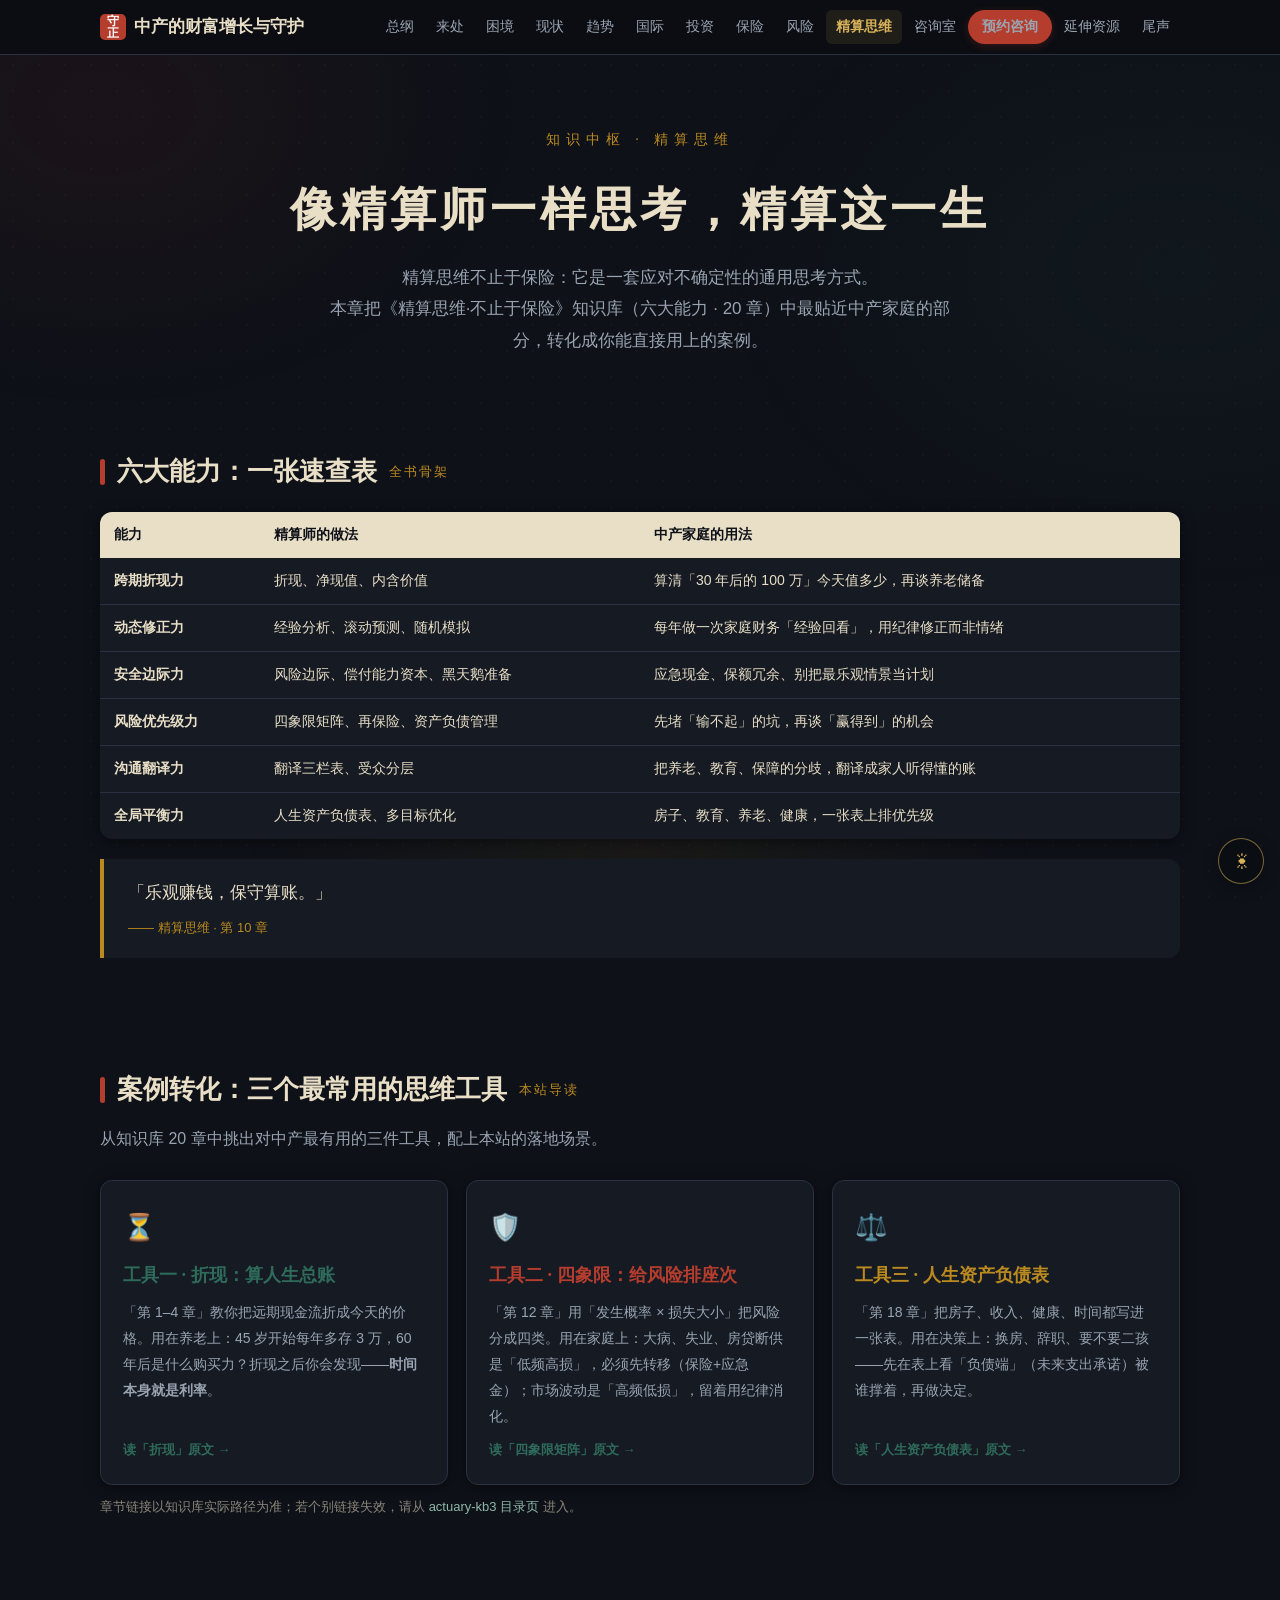
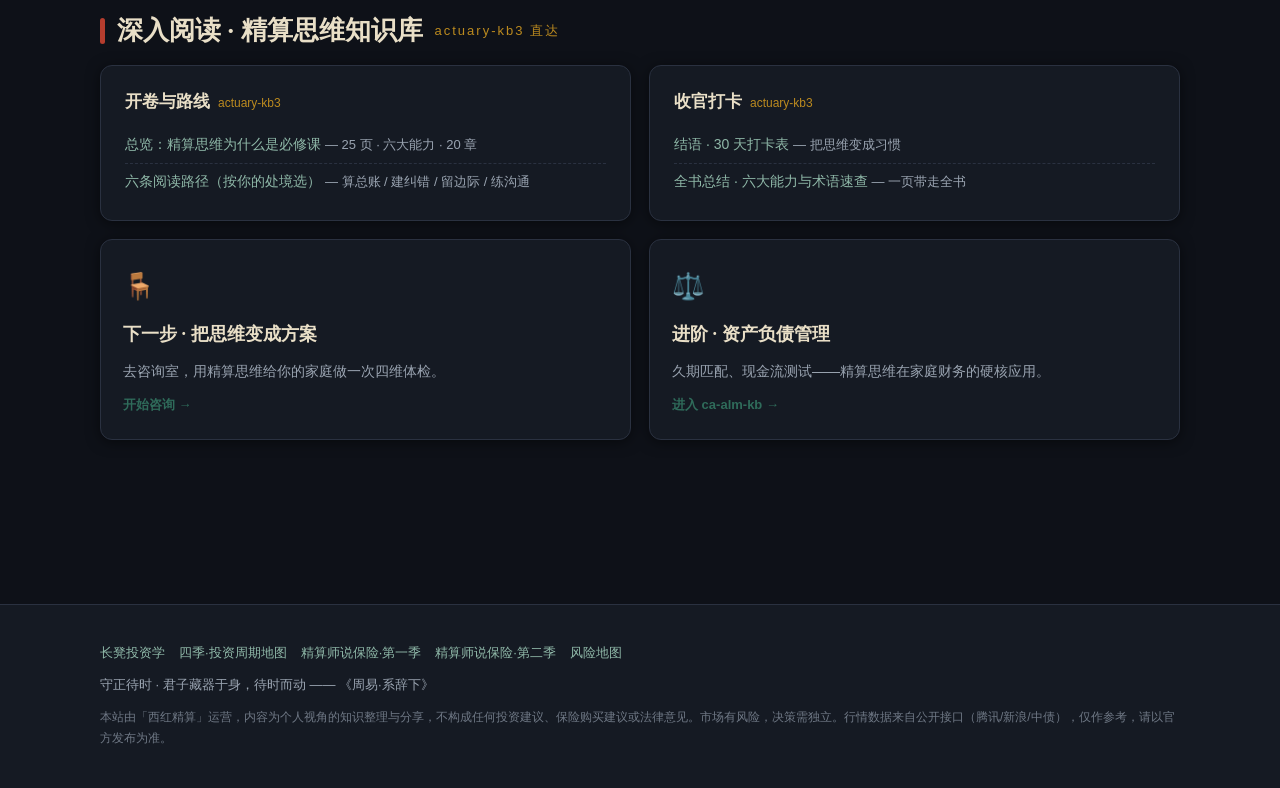
<file: thinking.html>
<!DOCTYPE html>
<html lang="zh-CN">
<head>
<meta charset="UTF-8">
<meta name="viewport" content="width=device-width, initial-scale=1.0">
<title>精算思维 · 不止于保险 | 中产的财富增长与守护</title>
<meta name="description" content="像精算师一样思考，精算这一生：跨期折现、动态修正、安全边际、风险优先级、沟通翻译、人生全局平衡——六大能力 20 章，基于精算思维知识库 actuary-kb3。">
<link rel="stylesheet" href="css/style.css">
</head>
<body data-page="thinking.html">
<main class="page-wrap">

  <div class="hero">
    <div class="kicker">知识中枢 · 精算思维</div>
    <h1>像精算师一样思考，精算这一生</h1>
    <p class="sub">精算思维不止于保险：它是一套应对不确定性的通用思考方式。<br>
    本章把《精算思维·不止于保险》知识库（六大能力 · 20 章）中最贴近中产家庭的部分，转化成你能直接用上的案例。</p>
  </div>

  <section class="reveal">
    <div class="section-title"><span class="bar"></span>六大能力：一张速查表<span class="en">全书骨架</span></div>
    <table class="tbl">
      <tr><th>能力</th><th>精算师的做法</th><th>中产家庭的用法</th></tr>
      <tr><td><b>跨期折现力</b></td><td>折现、净现值、内含价值</td><td>算清「30 年后的 100 万」今天值多少，再谈养老储备</td></tr>
      <tr><td><b>动态修正力</b></td><td>经验分析、滚动预测、随机模拟</td><td>每年做一次家庭财务「经验回看」，用纪律修正而非情绪</td></tr>
      <tr><td><b>安全边际力</b></td><td>风险边际、偿付能力资本、黑天鹅准备</td><td>应急现金、保额冗余、别把最乐观情景当计划</td></tr>
      <tr><td><b>风险优先级力</b></td><td>四象限矩阵、再保险、资产负债管理</td><td>先堵「输不起」的坑，再谈「赢得到」的机会</td></tr>
      <tr><td><b>沟通翻译力</b></td><td>翻译三栏表、受众分层</td><td>把养老、教育、保障的分歧，翻译成家人听得懂的账</td></tr>
      <tr><td><b>全局平衡力</b></td><td>人生资产负债表、多目标优化</td><td>房子、教育、养老、健康，一张表上排优先级</td></tr>
    </table>
    <div class="quote-block">
      「乐观赚钱，保守算账。」
      <span class="who">—— 精算思维 · 第 10 章</span>
    </div>
  </section>

  <section class="reveal">
    <div class="section-title"><span class="bar"></span>案例转化：三个最常用的思维工具<span class="en">本站导读</span></div>
    <p class="section-lede">从知识库 20 章中挑出对中产最有用的三件工具，配上本站的落地场景。</p>
    <div class="cards">
      <div class="card accent-teal">
        <div class="c-icon">⏳</div>
        <h4>工具一 · 折现：算人生总账</h4>
        <p>「第 1–4 章」教你把远期现金流折成今天的价格。用在养老上：45 岁开始每年多存 3 万，60 年后是什么购买力？折现之后你会发现——<b>时间本身就是利率</b>。</p>
        <a class="c-link" href="https://xihongactuary.github.io/actuary-kb3/01-%E6%8A%98%E7%8E%B0.html" target="_blank" rel="noopener">读「折现」原文 →</a>
      </div>
      <div class="card accent-cinnabar">
        <div class="c-icon">🛡️</div>
        <h4>工具二 · 四象限：给风险排座次</h4>
        <p>「第 12 章」用「发生概率 × 损失大小」把风险分成四类。用在家庭上：大病、失业、房贷断供是「低频高损」，必须先转移（保险+应急金）；市场波动是「高频低损」，留着用纪律消化。</p>
        <a class="c-link" href="https://xihongactuary.github.io/actuary-kb3/14-%E5%9B%9B%E8%B1%A1%E9%99%90%E7%9F%A9%E9%98%B5.html" target="_blank" rel="noopener">读「四象限矩阵」原文 →</a>
      </div>
      <div class="card accent-amber">
        <div class="c-icon">⚖️</div>
        <h4>工具三 · 人生资产负债表</h4>
        <p>「第 18 章」把房子、收入、健康、时间都写进一张表。用在决策上：换房、辞职、要不要二孩——先在表上看「负债端」（未来支出承诺）被谁撑着，再做决定。</p>
        <a class="c-link" href="https://xihongactuary.github.io/actuary-kb3/20-%E4%BA%BA%E7%94%9F%E8%B5%84%E4%BA%A7%E8%B4%9F%E5%80%BA%E8%A1%A8.html" target="_blank" rel="noopener">读「人生资产负债表」原文 →</a>
      </div>
    </div>
    <p style="font-size:13px;color:#8a857a;margin-top:10px">章节链接以知识库实际路径为准；若个别链接失效，请从 <a href="https://xihongactuary.github.io/actuary-kb3/" target="_blank" rel="noopener">actuary-kb3 目录页</a> 进入。</p>
  </section>

  <section class="reveal">
    <div class="section-title"><span class="bar"></span>深入阅读 · 精算思维知识库<span class="en">actuary-kb3 直达</span></div>
    <div class="kb-grid">
      <div class="kb-list">
        <h4>开卷与路线<span class="src">actuary-kb3</span></h4>
        <ul>
          <li><a href="https://xihongactuary.github.io/actuary-kb3/" target="_blank" rel="noopener">总览：精算思维为什么是必修课</a> <span class="why">— 25 页 · 六大能力 · 20 章</span></li>
          <li><a href="https://xihongactuary.github.io/actuary-kb3/" target="_blank" rel="noopener">六条阅读路径（按你的处境选）</a> <span class="why">— 算总账 / 建纠错 / 留边际 / 练沟通</span></li>
        </ul>
      </div>
      <div class="kb-list">
        <h4>收官打卡<span class="src">actuary-kb3</span></h4>
        <ul>
          <li><a href="https://xihongactuary.github.io/actuary-kb3/" target="_blank" rel="noopener">结语 · 30 天打卡表</a> <span class="why">— 把思维变成习惯</span></li>
          <li><a href="https://xihongactuary.github.io/actuary-kb3/" target="_blank" rel="noopener">全书总结 · 六大能力与术语速查</a> <span class="why">— 一页带走全书</span></li>
        </ul>
      </div>
    </div>
    <div class="cards" style="margin-top:18px">
      <a class="card" href="advisor.html">
        <div class="c-icon">🪑</div>
        <h4>下一步 · 把思维变成方案</h4>
        <p>去咨询室，用精算思维给你的家庭做一次四维体检。</p>
        <span class="c-link">开始咨询 →</span>
      </a>
      <a class="card" href="https://xihongactuary.github.io/ca-alm-kb/" target="_blank" rel="noopener">
        <div class="c-icon">⚖️</div>
        <h4>进阶 · 资产负债管理</h4>
        <p>久期匹配、现金流测试——精算思维在家庭财务的硬核应用。</p>
        <span class="c-link">进入 ca-alm-kb →</span>
      </a>
    </div>
  </section>

</main>
<script src="js/main.js"></script>
</body>
</html>
</file>
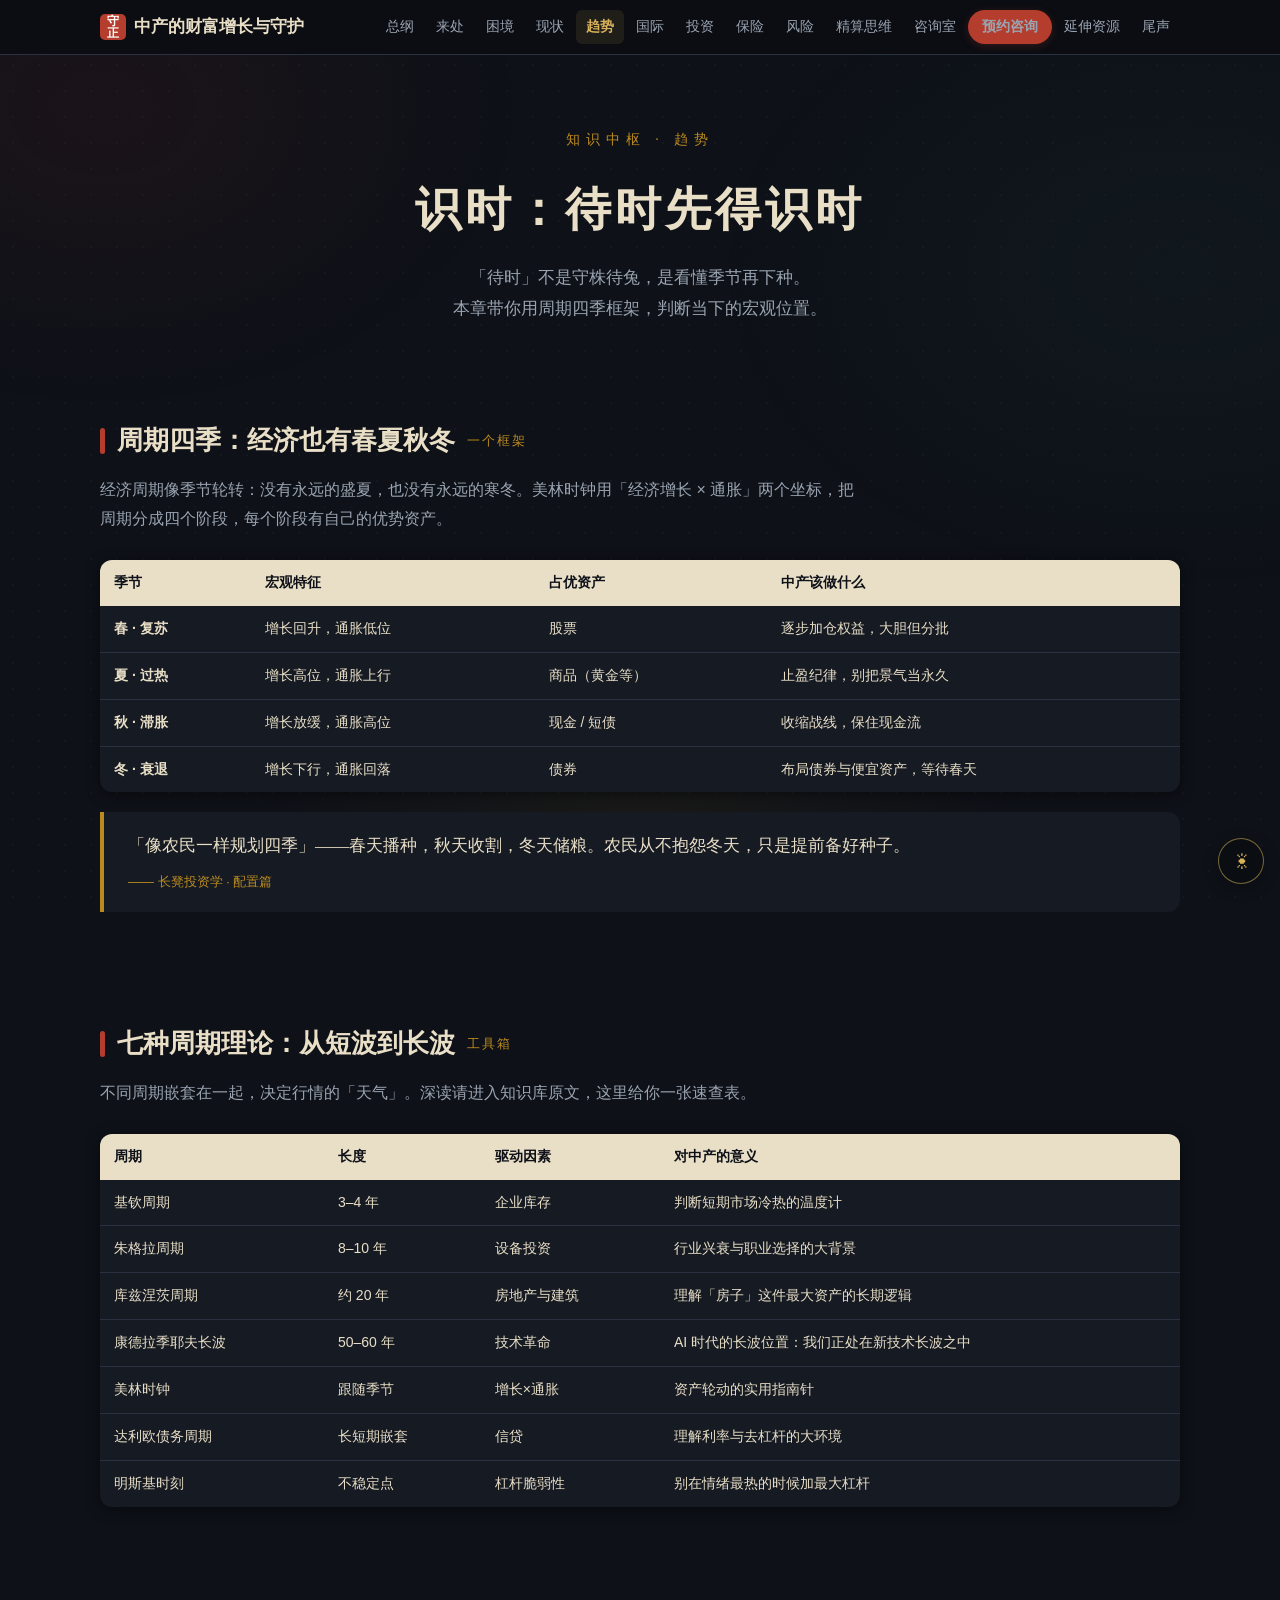
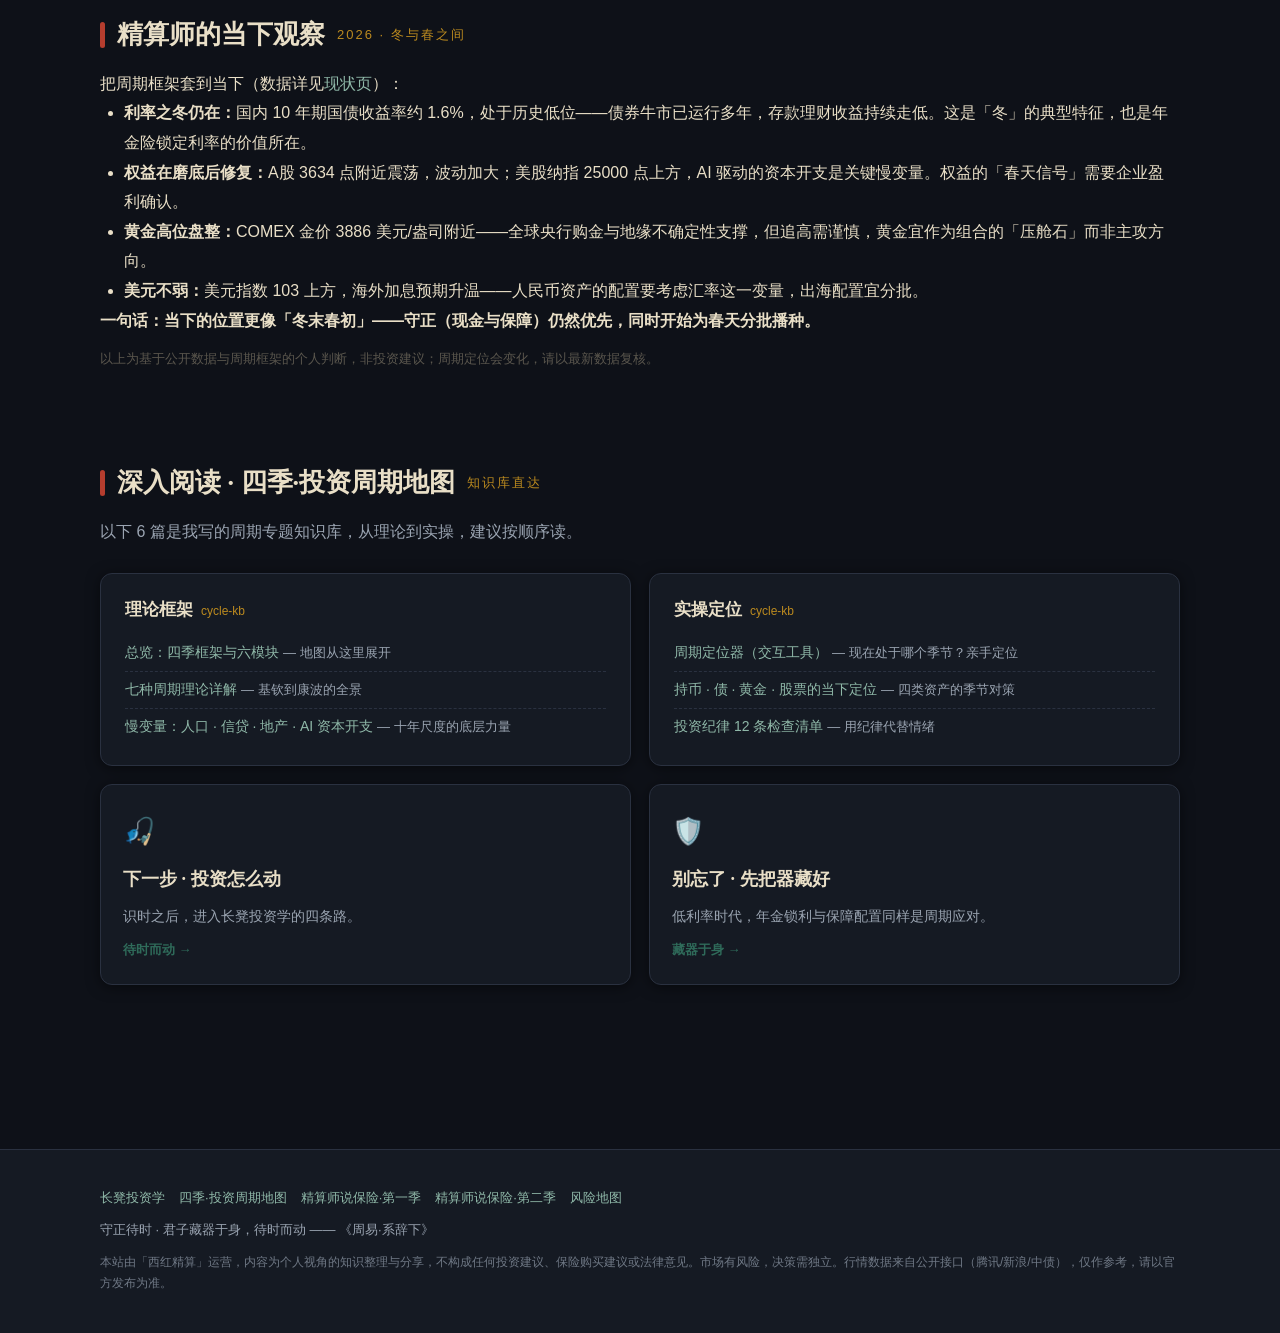
<file: trend.html>
<!DOCTYPE html>
<html lang="zh-CN">
<head>
<meta charset="UTF-8">
<meta name="viewport" content="width=device-width, initial-scale=1.0">
<title>趋势 · 识时 | 中产的财富增长与守护</title>
<meta name="description" content="周期四季框架与七种周期理论——待时之前，先学会识时。基于四季·投资周期地图知识库。">
<link rel="stylesheet" href="css/style.css">
</head>
<body data-page="trend.html">
<main class="page-wrap">

  <div class="hero">
    <div class="kicker">知识中枢 · 趋势</div>
    <h1>识时：待时先得识时</h1>
    <p class="sub">「待时」不是守株待兔，是看懂季节再下种。<br>
    本章带你用周期四季框架，判断当下的宏观位置。</p>
  </div>

  <section class="reveal">
    <div class="section-title"><span class="bar"></span>周期四季：经济也有春夏秋冬<span class="en">一个框架</span></div>
    <p class="section-lede">经济周期像季节轮转：没有永远的盛夏，也没有永远的寒冬。美林时钟用「经济增长 × 通胀」两个坐标，把周期分成四个阶段，每个阶段有自己的优势资产。</p>
    <table class="tbl">
      <tr><th>季节</th><th>宏观特征</th><th>占优资产</th><th>中产该做什么</th></tr>
      <tr><td><b>春 · 复苏</b></td><td>增长回升，通胀低位</td><td>股票</td><td>逐步加仓权益，大胆但分批</td></tr>
      <tr><td><b>夏 · 过热</b></td><td>增长高位，通胀上行</td><td>商品（黄金等）</td><td>止盈纪律，别把景气当永久</td></tr>
      <tr><td><b>秋 · 滞胀</b></td><td>增长放缓，通胀高位</td><td>现金 / 短债</td><td>收缩战线，保住现金流</td></tr>
      <tr><td><b>冬 · 衰退</b></td><td>增长下行，通胀回落</td><td>债券</td><td>布局债券与便宜资产，等待春天</td></tr>
    </table>
    <div class="quote-block">
      「像农民一样规划四季」——春天播种，秋天收割，冬天储粮。农民从不抱怨冬天，只是提前备好种子。
      <span class="who">—— 长凳投资学 · 配置篇</span>
    </div>
  </section>

  <section class="reveal">
    <div class="section-title"><span class="bar"></span>七种周期理论：从短波到长波<span class="en">工具箱</span></div>
    <p class="section-lede">不同周期嵌套在一起，决定行情的「天气」。深读请进入知识库原文，这里给你一张速查表。</p>
    <table class="tbl">
      <tr><th>周期</th><th>长度</th><th>驱动因素</th><th>对中产的意义</th></tr>
      <tr><td>基钦周期</td><td>3–4 年</td><td>企业库存</td><td>判断短期市场冷热的温度计</td></tr>
      <tr><td>朱格拉周期</td><td>8–10 年</td><td>设备投资</td><td>行业兴衰与职业选择的大背景</td></tr>
      <tr><td>库兹涅茨周期</td><td>约 20 年</td><td>房地产与建筑</td><td>理解「房子」这件最大资产的长期逻辑</td></tr>
      <tr><td>康德拉季耶夫长波</td><td>50–60 年</td><td>技术革命</td><td>AI 时代的长波位置：我们正处在新技术长波之中</td></tr>
      <tr><td>美林时钟</td><td>跟随季节</td><td>增长×通胀</td><td>资产轮动的实用指南针</td></tr>
      <tr><td>达利欧债务周期</td><td>长短期嵌套</td><td>信贷</td><td>理解利率与去杠杆的大环境</td></tr>
      <tr><td>明斯基时刻</td><td>不稳定点</td><td>杠杆脆弱性</td><td>别在情绪最热的时候加最大杠杆</td></tr>
    </table>
  </section>

  <section class="reveal">
    <div class="section-title"><span class="bar"></span>精算师的当下观察<span class="en">2026 · 冬与春之间</span></div>
    <p>把周期框架套到当下（数据详见<a href="now.html">现状页</a>）：</p>
    <ul style="padding-left:24px">
      <li><b>利率之冬仍在：</b>国内 10 年期国债收益率约 1.6%，处于历史低位——债券牛市已运行多年，存款理财收益持续走低。这是「冬」的典型特征，也是年金险锁定利率的价值所在。</li>
      <li><b>权益在磨底后修复：</b>A股 3634 点附近震荡，波动加大；美股纳指 25000 点上方，AI 驱动的资本开支是关键慢变量。权益的「春天信号」需要企业盈利确认。</li>
      <li><b>黄金高位盘整：</b>COMEX 金价 3886 美元/盎司附近——全球央行购金与地缘不确定性支撑，但追高需谨慎，黄金宜作为组合的「压舱石」而非主攻方向。</li>
      <li><b>美元不弱：</b>美元指数 103 上方，海外加息预期升温——人民币资产的配置要考虑汇率这一变量，出海配置宜分批。</li>
    </ul>
    <p><b>一句话：当下的位置更像「冬末春初」——守正（现金与保障）仍然优先，同时开始为春天分批播种。</b></p>
    <p style="font-size:13px;color:#5a564d">以上为基于公开数据与周期框架的个人判断，非投资建议；周期定位会变化，请以最新数据复核。</p>
  </section>

  <section class="reveal">
    <div class="section-title"><span class="bar"></span>深入阅读 · 四季·投资周期地图<span class="en">知识库直达</span></div>
    <p class="section-lede">以下 6 篇是我写的周期专题知识库，从理论到实操，建议按顺序读。</p>
    <div class="kb-grid">
      <div class="kb-list">
        <h4>理论框架<span class="src">cycle-kb</span></h4>
        <ul>
          <li><a href="https://xihongactuary.github.io/investment-kb/cycle-kb/index.html" target="_blank" rel="noopener">总览：四季框架与六模块</a> <span class="why">— 地图从这里展开</span></li>
          <li><a href="https://xihongactuary.github.io/investment-kb/cycle-kb/theory.html" target="_blank" rel="noopener">七种周期理论详解</a> <span class="why">— 基钦到康波的全景</span></li>
          <li><a href="https://xihongactuary.github.io/investment-kb/cycle-kb/structure.html" target="_blank" rel="noopener">慢变量：人口 · 信贷 · 地产 · AI 资本开支</a> <span class="why">— 十年尺度的底层力量</span></li>
        </ul>
      </div>
      <div class="kb-list">
        <h4>实操定位<span class="src">cycle-kb</span></h4>
        <ul>
          <li><a href="https://xihongactuary.github.io/investment-kb/cycle-kb/locator.html" target="_blank" rel="noopener">周期定位器（交互工具）</a> <span class="why">— 现在处于哪个季节？亲手定位</span></li>
          <li><a href="https://xihongactuary.github.io/investment-kb/cycle-kb/allocation.html" target="_blank" rel="noopener">持币 · 债 · 黄金 · 股票的当下定位</a> <span class="why">— 四类资产的季节对策</span></li>
          <li><a href="https://xihongactuary.github.io/investment-kb/cycle-kb/playbook.html" target="_blank" rel="noopener">投资纪律 12 条检查清单</a> <span class="why">— 用纪律代替情绪</span></li>
        </ul>
      </div>
    </div>
    <div class="cards" style="margin-top:18px">
      <a class="card" href="invest.html">
        <div class="c-icon">🎣</div>
        <h4>下一步 · 投资怎么动</h4>
        <p>识时之后，进入长凳投资学的四条路。</p>
        <span class="c-link">待时而动 →</span>
      </a>
      <a class="card" href="insure.html">
        <div class="c-icon">🛡️</div>
        <h4>别忘了 · 先把器藏好</h4>
        <p>低利率时代，年金锁利与保障配置同样是周期应对。</p>
        <span class="c-link">藏器于身 →</span>
      </a>
    </div>
  </section>

</main>
<script src="js/main.js"></script>
</body>
</html>
</file>
<file: css/style.css>
/* ============================================================
   《中产的财富增长与守护》 水墨宣纸设计系统
   五色：纸 #f5f1e6 / 墨 #2b2a26 / 朱砂 #b53d2e / 琥珀 #bb8a1f / 青绿 #2f6b5a
   ============================================================ */
:root {
  --paper: #f5f1e6;
  --paper-light: #fffdf8;
  --ink: #2b2a26;
  --ink-soft: #5a564d;
  --cinnabar: #b53d2e;
  --amber: #bb8a1f;
  --teal: #2f6b5a;
  --line: #e0d8c4;
  --shadow: 0 2px 14px rgba(43, 42, 38, 0.08);
  --serif: "Noto Serif SC", "Songti SC", "STSong", SimSun, serif;
  --sans: "PingFang SC", "Microsoft YaHei", "Segoe UI", sans-serif;
}

* { margin: 0; padding: 0; box-sizing: border-box; }

html { scroll-behavior: smooth; }

body {
  background: var(--paper);
  color: var(--ink);
  font-family: var(--sans);
  font-size: 16px;
  line-height: 1.85;
  -webkit-font-smoothing: antialiased;
}

/* 宣纸纹理（极淡的噪点感） */
body::before {
  content: "";
  position: fixed;
  inset: 0;
  pointer-events: none;
  z-index: 0;
  background-image: radial-gradient(rgba(43,42,38,0.025) 1px, transparent 1px);
  background-size: 26px 26px;
}

main, header, footer { position: relative; z-index: 1; }

a { color: var(--teal); text-decoration: none; }
a:hover { color: var(--cinnabar); text-decoration: underline; }

/* ---------- 顶栏导航（main.js 注入） ---------- */
.site-header {
  position: sticky;
  top: 0;
  z-index: 50;
  background: rgba(245, 241, 230, 0.94);
  backdrop-filter: blur(6px);
  border-bottom: 1px solid var(--line);
}
.site-header .nav-inner {
  max-width: 1120px;
  margin: 0 auto;
  padding: 10px 20px;
  display: flex;
  align-items: center;
  gap: 14px;
  flex-wrap: wrap;
}
.site-header .brand {
  font-family: var(--serif);
  font-weight: 700;
  font-size: 17px;
  color: var(--ink);
  display: flex;
  align-items: center;
  gap: 8px;
}
.site-header .brand .seal-mini {
  width: 26px; height: 26px;
  border-radius: 5px;
  background: var(--cinnabar);
  color: #fff;
  font-size: 12px;
  line-height: 1;
  display: flex;
  align-items: center;
  justify-content: center;
  flex-direction: column;
  font-family: var(--serif);
}
.site-header nav {
  display: flex;
  flex-wrap: wrap;
  gap: 2px;
  margin-left: auto;
}
.site-header nav a {
  font-size: 14px;
  color: var(--ink-soft);
  padding: 4px 10px;
  border-radius: 6px;
}
.site-header nav a:hover { text-decoration: none; background: rgba(43,42,38,0.06); }
.site-header nav a.active {
  color: var(--cinnabar);
  font-weight: 600;
  background: rgba(181, 61, 46, 0.07);
}
.site-header nav a.nav-cta {
  color: #fff;
  background: var(--cinnabar);
  font-weight: 600;
  border-radius: 999px;
  padding: 4px 14px;
  box-shadow: 0 2px 8px rgba(181, 61, 46, 0.25);
}
.site-header nav a.nav-cta:hover { background: #a03024; text-decoration: none; }
.site-header nav a.nav-cta.active { background: var(--cinnabar); color: #fff; }

/* ---------- 版心 ---------- */
.page-wrap { max-width: 1120px; margin: 0 auto; padding: 0 20px 80px; }

/* ---------- 英雄区 ---------- */
.hero {
  padding: 72px 0 48px;
  text-align: center;
}
.hero .kicker {
  font-size: 14px;
  letter-spacing: 6px;
  color: var(--amber);
  font-family: var(--serif);
}
.hero h1 {
  font-family: var(--serif);
  font-size: clamp(30px, 5vw, 46px);
  font-weight: 800;
  margin: 14px 0 10px;
  letter-spacing: 4px;
}
.hero h1 em {
  font-style: normal;
  background: linear-gradient(transparent 62%, rgba(187, 138, 31, 0.28) 62%);
  color: var(--cinnabar);
  padding: 0 2px;
}
.hero h1 em + em { color: var(--teal); }

/* ---------- 首页预约咨询横幅 ---------- */
.cta-banner {
  display: flex;
  align-items: center;
  justify-content: space-between;
  gap: 16px;
  flex-wrap: wrap;
  max-width: 780px;
  margin: 0 auto 26px;
  padding: 18px 24px;
  border-radius: 14px;
  background: linear-gradient(135deg, rgba(181,61,46,0.08), rgba(187,138,31,0.10));
  border: 1px solid rgba(181, 61, 46, 0.35);
  text-decoration: none;
  transition: box-shadow .2s ease, transform .2s ease;
}
.cta-banner:hover { text-decoration: none; box-shadow: 0 6px 20px rgba(181,61,46,0.18); transform: translateY(-2px); }
.cta-banner .cta-left { display: flex; align-items: center; gap: 14px; }
.cta-banner .cta-icon { font-size: 30px; }
.cta-banner .cta-title {
  font-family: var(--serif);
  font-weight: 700;
  font-size: 19px;
  color: var(--cinnabar);
  letter-spacing: 1px;
}
.cta-banner .cta-sub { font-size: 13px; color: var(--ink-soft); margin-top: 4px; }
.cta-banner .cta-btn {
  font-family: var(--serif);
  font-weight: 700;
  color: #fff;
  background: var(--cinnabar);
  padding: 10px 20px;
  border-radius: 999px;
  white-space: nowrap;
  box-shadow: 0 3px 10px rgba(181, 61, 46, 0.3);
}
.hero .sub {
  font-size: 17px;
  color: var(--ink-soft);
  max-width: 640px;
  margin: 0 auto;
}
.hero .seal {
  width: 84px; height: 84px;
  margin: 26px auto 0;
  border-radius: 12px;
  background: var(--cinnabar);
  color: #fff;
  font-family: var(--serif);
  font-size: 26px;
  font-weight: 700;
  line-height: 1.3;
  display: flex;
  flex-direction: column;
  align-items: center;
  justify-content: center;
  box-shadow: 0 4px 18px rgba(181, 61, 46, 0.35);
  transform: rotate(-2deg);
}

/* ---------- 章节 ---------- */
section { padding: 44px 0; }
.section-title {
  font-family: var(--serif);
  font-size: 26px;
  font-weight: 700;
  display: flex;
  align-items: center;
  gap: 12px;
  margin-bottom: 10px;
}
.section-title .bar {
  width: 5px; height: 26px;
  background: var(--cinnabar);
  border-radius: 3px;
  flex: none;
}
.section-title .en {
  font-size: 13px;
  color: var(--amber);
  font-weight: 400;
  letter-spacing: 2px;
  font-family: var(--sans);
}
.section-lede { color: var(--ink-soft); margin-bottom: 26px; max-width: 760px; }

h3.sub-title {
  font-family: var(--serif);
  font-size: 20px;
  margin: 30px 0 12px;
  color: var(--ink);
}
h3.sub-title .tag {
  font-size: 12px;
  color: #fff;
  background: var(--teal);
  border-radius: 4px;
  padding: 1px 8px;
  margin-left: 8px;
  vertical-align: 3px;
  font-family: var(--sans);
  font-weight: 400;
}

p + p { margin-top: 12px; }

/* ---------- 卡片 ---------- */
.cards {
  display: grid;
  grid-template-columns: repeat(auto-fit, minmax(240px, 1fr));
  gap: 18px;
}
.card {
  background: var(--paper-light);
  border: 1px solid var(--line);
  border-radius: 12px;
  padding: 22px;
  box-shadow: var(--shadow);
  transition: transform 0.2s, box-shadow 0.2s;
  display: flex;
  flex-direction: column;
  gap: 8px;
}
.card:hover {
  transform: translateY(-3px);
  box-shadow: 0 6px 22px rgba(43,42,38,0.12);
}
.card .c-icon { font-size: 26px; }
.card h4 {
  font-family: var(--serif);
  font-size: 18px;
  color: var(--ink);
}
.card p { font-size: 14px; color: var(--ink-soft); flex: 1; }
.card .c-link {
  font-size: 13px;
  color: var(--teal);
  font-weight: 600;
}
.card.accent-cinnabar h4 { color: var(--cinnabar); }
.card.accent-amber h4 { color: var(--amber); }
.card.accent-teal h4 { color: var(--teal); }

/* 知识库文章链接列表 */
.kb-list {
  background: var(--paper-light);
  border: 1px solid var(--line);
  border-radius: 12px;
  padding: 20px 24px;
  box-shadow: var(--shadow);
}
.kb-list h4 {
  font-family: var(--serif);
  font-size: 17px;
  margin-bottom: 10px;
}
.kb-list h4 .src {
  font-size: 12px;
  color: var(--amber);
  font-family: var(--sans);
  font-weight: 400;
  margin-left: 8px;
}
.kb-list ul { list-style: none; }
.kb-list li {
  padding: 5px 0;
  border-bottom: 1px dashed var(--line);
  font-size: 14px;
}
.kb-list li:last-child { border-bottom: none; }
.kb-list li .why { color: var(--ink-soft); font-size: 13px; }
.kb-list li a { font-weight: 500; }
.kb-grid {
  display: grid;
  grid-template-columns: repeat(auto-fit, minmax(300px, 1fr));
  gap: 18px;
}

/* ---------- 引文 / 金句 ---------- */
.quote-block {
  border-left: 4px solid var(--amber);
  background: var(--paper-light);
  border-radius: 0 12px 12px 0;
  padding: 18px 24px;
  margin: 20px 0;
  font-family: var(--serif);
  font-size: 17px;
  color: var(--ink);
}
.quote-block .who {
  display: block;
  margin-top: 8px;
  font-size: 13px;
  color: var(--amber);
  font-family: var(--sans);
}

/* ---------- 表格 ---------- */
table.tbl {
  width: 100%;
  border-collapse: collapse;
  background: var(--paper-light);
  border-radius: 12px;
  overflow: hidden;
  box-shadow: var(--shadow);
  font-size: 14px;
  margin: 16px 0;
}
table.tbl th {
  background: var(--ink);
  color: var(--paper);
  padding: 10px 14px;
  text-align: left;
  font-weight: 600;
  font-family: var(--serif);
  white-space: nowrap;
}
table.tbl td {
  padding: 10px 14px;
  border-bottom: 1px solid var(--line);
  vertical-align: top;
}
table.tbl tr:last-child td { border-bottom: none; }
table.tbl tr:hover td { background: rgba(187, 138, 31, 0.05); }

/* ---------- 行情卡 ---------- */
.market-grid {
  display: grid;
  grid-template-columns: repeat(auto-fit, minmax(310px, 1fr));
  gap: 18px;
}
.market-card {
  background: var(--paper-light);
  border: 1px solid var(--line);
  border-radius: 12px;
  padding: 20px 22px;
  box-shadow: var(--shadow);
  position: relative;
}
.market-card .m-head {
  display: flex;
  align-items: baseline;
  justify-content: space-between;
  gap: 8px;
}
.market-card .m-name {
  font-family: var(--serif);
  font-size: 17px;
  font-weight: 700;
}
.market-card .m-badge {
  font-size: 11px;
  padding: 2px 8px;
  border-radius: 999px;
  white-space: nowrap;
}
.m-badge.realtime { background: rgba(47,107,90,0.12); color: var(--teal); }
.m-badge.snapshot { background: rgba(187,138,31,0.15); color: var(--amber); }
.market-card .m-price {
  font-size: 34px;
  font-weight: 700;
  font-family: var(--serif);
  margin: 6px 0 2px;
  font-variant-numeric: tabular-nums;
}
.market-card .m-chg { font-size: 14px; font-weight: 600; }
.m-up { color: var(--cinnabar); }   /* 中国惯例：涨红 */
.m-down { color: var(--teal); }     /* 跌绿 */
.market-card .m-meta {
  font-size: 12px;
  color: var(--ink-soft);
  margin-top: 6px;
}
.market-card svg.spark { width: 100%; height: 64px; margin-top: 10px; display: block; }
/* 曲线周期切换 */
.m-periods { display: flex; gap: 6px; margin-top: 10px; flex-wrap: wrap; }
.m-period-btn {
  font-size: 12px;
  padding: 2px 10px;
  border-radius: 999px;
  border: 1px solid rgba(43,42,38,0.18);
  background: transparent;
  color: var(--ink-soft);
  cursor: pointer;
  font-family: inherit;
}
.m-period-btn:hover { border-color: var(--teal); color: var(--teal); }
.m-period-btn.active {
  background: var(--teal);
  border-color: var(--teal);
  color: #fff;
}
.market-note {
  font-size: 13px;
  color: var(--ink-soft);
  margin-top: 10px;
  border-top: 1px dashed var(--line);
  padding-top: 10px;
}
.data-stamp {
  display: inline-flex;
  align-items: center;
  gap: 6px;
  font-size: 13px;
  color: var(--ink-soft);
  background: var(--paper-light);
  border: 1px solid var(--line);
  border-radius: 999px;
  padding: 4px 14px;
}
.data-stamp .dot {
  width: 8px; height: 8px;
  border-radius: 50%;
  background: var(--amber);
}

/* ---------- 咨询室 ---------- */
.advisor-panel {
  background: var(--paper-light);
  border: 1px solid var(--line);
  border-radius: 14px;
  padding: 26px;
  box-shadow: var(--shadow);
}
.form-row { margin-bottom: 18px; }
.form-row label.fl {
  display: block;
  font-family: var(--serif);
  font-weight: 600;
  font-size: 15px;
  margin-bottom: 8px;
}
.chip-group { display: flex; flex-wrap: wrap; gap: 8px; }
.chip {
  border: 1px solid var(--line);
  background: var(--paper);
  border-radius: 999px;
  padding: 6px 16px;
  font-size: 14px;
  cursor: pointer;
  transition: all 0.15s;
  user-select: none;
  color: var(--ink-soft);
}
.chip:hover { border-color: var(--amber); color: var(--ink); }
.chip.selected {
  background: var(--cinnabar);
  border-color: var(--cinnabar);
  color: #fff;
  font-weight: 600;
}
select.age-select, textarea.advisor-text {
  border: 1px solid var(--line);
  background: var(--paper);
  border-radius: 8px;
  padding: 10px 14px;
  font-size: 15px;
  font-family: var(--sans);
  color: var(--ink);
  width: 100%;
  max-width: 420px;
}
textarea.advisor-text { min-height: 84px; max-width: 100%; }
.btn-primary {
  background: var(--cinnabar);
  color: #fff;
  border: none;
  border-radius: 10px;
  padding: 12px 34px;
  font-size: 16px;
  font-family: var(--serif);
  font-weight: 700;
  cursor: pointer;
  letter-spacing: 2px;
  transition: background 0.2s;
}
.btn-primary:hover { background: #9c3325; }
.btn-ghost {
  background: transparent;
  color: var(--teal);
  border: 1px solid var(--teal);
  border-radius: 10px;
  padding: 11px 26px;
  font-size: 14px;
  cursor: pointer;
  font-family: var(--serif);
}
.btn-ghost:hover { background: rgba(47,107,90,0.08); }

.report-section {
  margin-top: 22px;
  border-top: 1px solid var(--line);
  padding-top: 22px;
}
.report-section h4 {
  font-family: var(--serif);
  font-size: 19px;
  margin-bottom: 10px;
  display: flex;
  gap: 10px;
  align-items: center;
}
.report-section h4 .num {
  width: 26px; height: 26px;
  border-radius: 6px;
  background: var(--teal);
  color: #fff;
  font-size: 14px;
  display: inline-flex;
  align-items: center;
  justify-content: center;
  flex: none;
}
.report-section ul { padding-left: 22px; }
.report-section li { margin: 6px 0; }
.report-section li a { font-weight: 500; }
.alloc-bar {
  display: flex;
  height: 26px;
  border-radius: 8px;
  overflow: hidden;
  font-size: 12px;
  color: #fff;
  margin: 10px 0 4px;
  font-variant-numeric: tabular-nums;
}
.alloc-bar span { display: flex; align-items: center; justify-content: center; min-width: 34px; }
.ab-eq { background: var(--cinnabar); }
.ab-bd { background: var(--teal); }
.ab-gd { background: var(--amber); }
.ab-cs { background: var(--ink-soft); }
.alloc-legend { font-size: 12px; color: var(--ink-soft); }
.zen-box {
  background: linear-gradient(135deg, rgba(181,61,46,0.05), rgba(187,138,31,0.07));
  border: 1px solid rgba(181, 61, 46, 0.2);
  border-radius: 14px;
  padding: 24px 28px;
  margin-top: 22px;
  font-family: var(--serif);
}
.zen-box h4 {
  font-size: 19px;
  color: var(--cinnabar);
  margin-bottom: 10px;
}
.zen-box p { margin: 8px 0; font-size: 15px; }
.zen-box .closing {
  margin-top: 14px;
  font-size: 17px;
  letter-spacing: 3px;
  color: var(--ink);
  font-weight: 700;
}
.llm-note { font-size: 13px; color: var(--ink-soft); margin-top: 10px; }

/* ---------- 时间线（中产从哪里来） ---------- */
.timeline { position: relative; margin: 20px 0 0 6px; padding-left: 26px; }
.timeline::before {
  content: "";
  position: absolute;
  left: 8px; top: 4px; bottom: 4px;
  width: 2px;
  background: linear-gradient(var(--amber), var(--cinnabar));
  border-radius: 2px;
}
.tl-item { position: relative; padding-bottom: 22px; }
.tl-item::before {
  content: "";
  position: absolute;
  left: -24px; top: 9px;
  width: 12px; height: 12px;
  border-radius: 50%;
  background: var(--paper);
  border: 3px solid var(--amber);
}
.tl-item .tl-year {
  font-family: var(--serif);
  font-weight: 700;
  color: var(--cinnabar);
  font-size: 16px;
}
.tl-item h4 { font-family: var(--serif); font-size: 17px; margin: 2px 0 4px; }
.tl-item p { font-size: 14px; color: var(--ink-soft); }

/* ---------- 四象限（困境） ---------- */
.quad {
  display: grid;
  grid-template-columns: repeat(auto-fit, minmax(260px, 1fr));
  gap: 18px;
}
.quad .card h4 .q-en {
  font-size: 11px;
  color: var(--amber);
  margin-left: 8px;
  letter-spacing: 1px;
  font-family: var(--sans);
}

/* ---------- 结尾页 ---------- */
.ending-hero { text-align: center; padding: 90px 0 40px; }
.ending-hero .poem {
  font-family: var(--serif);
  font-size: clamp(26px, 4.5vw, 40px);
  font-weight: 800;
  letter-spacing: 5px;
  line-height: 1.7;
}
.ending-hero .poem-src {
  margin-top: 12px;
  color: var(--amber);
  font-size: 14px;
  letter-spacing: 2px;
}
.three-good {
  display: grid;
  grid-template-columns: repeat(auto-fit, minmax(220px, 1fr));
  gap: 18px;
  margin: 40px 0;
  text-align: center;
}
.three-good .card { align-items: center; text-align: center; }
.three-good h4 { font-size: 20px; letter-spacing: 3px; }
.zsxq-cta {
  text-align: center;
  background: var(--paper-light);
  border: 1px solid var(--line);
  border-radius: 16px;
  padding: 34px;
  box-shadow: var(--shadow);
  margin: 30px auto;
  max-width: 620px;
}
.zsxq-cta h3 { font-family: var(--serif); font-size: 20px; margin-bottom: 8px; }
.zsxq-cta p { color: var(--ink-soft); font-size: 14px; }
.zsxq-cta a.btn-primary { display: inline-block; margin-top: 16px; }

/* ---------- 页脚（main.js 注入） ---------- */
.site-footer {
  border-top: 1px solid var(--line);
  background: var(--paper-light);
  margin-top: 40px;
}
.site-footer .foot-inner {
  max-width: 1120px;
  margin: 0 auto;
  padding: 28px 20px 40px;
  font-size: 13px;
  color: var(--ink-soft);
}
.site-footer .foot-inner .sisters { margin: 8px 0; }
.site-footer .foot-inner .sisters a { margin-right: 14px; white-space: nowrap; }
.site-footer .disclaimer {
  margin-top: 10px;
  font-size: 12px;
  color: #8a857a;
  line-height: 1.7;
}

/* ---------- 滚动浮现 ---------- */
.reveal {
  opacity: 0;
  transform: translateY(18px);
  transition: opacity 0.6s ease, transform 0.6s ease;
}
.reveal.visible { opacity: 1; transform: none; }

/* ---------- 响应式 ---------- */
@media (max-width: 640px) {
  .hero { padding: 48px 0 30px; }
  .site-header nav a { padding: 4px 7px; font-size: 13px; }
  .site-header .brand span.bt { display: none; }
  section { padding: 30px 0; }
  .market-card .m-price { font-size: 28px; }
}

/* ---------- 阅读口令门（advisor 完整方案） ---------- */
.gate-panel { margin: 22px 0; }
.gate-card {
  border: 1.5px dashed rgba(187,138,31,0.55);
  border-radius: 12px;
  background: rgba(187,138,31,0.06);
  padding: 26px 24px;
  text-align: center;
}
.gate-lock { font-size: 34px; margin-bottom: 6px; }
.gate-card h3 { font-family: var(--serif); margin: 0 0 10px; color: var(--ink); }
.gate-card p { max-width: 560px; margin: 0 auto 12px; color: var(--ink-soft); }
.gate-input-row { display: flex; gap: 10px; justify-content: center; flex-wrap: wrap; margin: 14px 0; }
.gate-input {
  font-size: 15px;
  padding: 9px 14px;
  border: 1px solid rgba(43,42,38,0.25);
  border-radius: 8px;
  width: 240px;
  font-family: inherit;
  background: #fffdf8;
}
.gate-input:focus { outline: none; border-color: var(--teal); }
.gate-hint { font-size: 13px; color: var(--ink-soft); }
.gate-shake { animation: gate-shake 0.4s; border-color: var(--cinnabar) !important; }
@keyframes gate-shake {
  0%,100% { transform: translateX(0); }
  25% { transform: translateX(-6px); }
  75% { transform: translateX(6px); }
}
.gate-unlocked-badge {
  font-size: 13px;
  color: var(--teal);
  background: rgba(47,107,90,0.1);
  display: inline-block;
  padding: 4px 14px;
  border-radius: 999px;
  margin-bottom: 8px;
}

/* ---------- 行情卡可点击 + 放大视图 ---------- */
.market-card.clickable { cursor: pointer; transition: transform .18s, box-shadow .18s; }
.market-card.clickable:hover {
  transform: translateY(-3px);
  box-shadow: 0 10px 28px rgba(43,42,38,0.14);
}
.market-card.clickable::after {
  content: "⤢ 单击放大";
  font-size: 11px;
  color: var(--ink-soft);
  opacity: 0.7;
  display: block;
  margin-top: 8px;
  text-align: right;
}
.market-modal { display: none; position: fixed; inset: 0; z-index: 999; }
.market-modal.open { display: block; }
.mm-backdrop {
  position: absolute; inset: 0;
  background: rgba(43,42,38,0.55);
  backdrop-filter: blur(2px);
}
.mm-panel {
  position: absolute; left: 50%; top: 50%;
  transform: translate(-50%, -50%);
  width: min(720px, calc(100vw - 40px));
  max-height: calc(100vh - 60px);
  overflow-y: auto;
  background: #fffdf8;
  border: 1px solid rgba(43,42,38,0.18);
  border-radius: 14px;
  box-shadow: 0 24px 60px rgba(0,0,0,0.3);
  padding: 26px 28px 22px;
}
.mm-close {
  position: absolute; right: 14px; top: 12px;
  border: none; background: transparent;
  font-size: 18px; cursor: pointer; color: var(--ink-soft);
}
.mm-close:hover { color: var(--cinnabar); }
.mm-head { display: flex; align-items: center; gap: 12px; margin-bottom: 6px; }
.mm-head .m-name { font-family: var(--serif); font-size: 20px; }
.mm-price { font-size: 34px !important; }
.mm-curve { margin: 10px 0 4px; }
.mm-curve .spark { height: 240px !important; }
.mm-periods { margin-bottom: 8px; }
.mm-links {
  border-top: 1px dashed var(--line);
  margin-top: 16px; padding-top: 12px;
  display: flex; flex-direction: column; gap: 8px;
}
.mm-links-title {
  font-size: 12px; color: var(--ink-soft);
  letter-spacing: 2px; margin-bottom: 2px;
}
.mm-link {
  font-size: 14px; color: var(--teal);
  text-decoration: none;
}
.mm-link:hover { color: var(--cinnabar); text-decoration: underline; }

/* ---------- 曲线坐标轴 ---------- */
.spark-wrap { width: 100%; }
.spark-row { display: flex; align-items: stretch; }
.spark-yaxis {
  display: flex; flex-direction: column;
  justify-content: space-between;
  align-items: flex-end;
  font-size: 10px; color: var(--ink-soft);
  padding-right: 6px; min-width: 52px;
  line-height: 1;
}
.spark-yaxis .sy-mid { opacity: 0.65; }
.spark-svg-box { flex: 1; min-width: 0; }
.spark-svg-box .spark { width: 100%; height: 64px; display: block; }
.spark-xaxis {
  display: flex; justify-content: space-between;
  font-size: 10px; color: var(--ink-soft);
  margin-top: 4px; padding-left: 52px;
}
.mm-curve .spark-svg-box .spark { height: 240px !important; }

/* ---------- 财富星图入口 ---------- */
.atlas-entry {
  display: inline-block;
  font-family: var(--serif);
  font-size: 15px;
  letter-spacing: 2px;
  color: var(--amber);
  text-decoration: none;
  border: 1px solid rgba(187, 138, 31, 0.45);
  border-radius: 999px;
  padding: 8px 22px;
  background: rgba(187, 138, 31, 0.08);
  transition: background 0.25s, color 0.25s;
}
.atlas-entry:hover { background: rgba(187, 138, 31, 0.18); color: var(--ink); }

/* ---------- 财富星图 · 内嵌版（index.html） ---------- */
.atlas-embed {
  position: relative;
  margin: 22px auto 4px;
  height: 540px;
  border-radius: 20px;
  overflow: hidden;
  background: #0b0e13;
  border: 1px solid rgba(216, 178, 90, 0.35);
  box-shadow: 0 18px 50px rgba(43, 42, 38, 0.28);
}
.atlas-embed canvas { display: block; width: 100%; height: 100%; cursor: grab; }
.atlas-embed canvas.dragging { cursor: grabbing; }
.atlas-embed .ae-cap {
  position: absolute; top: 16px; left: 22px; z-index: 4; pointer-events: none;
  font-family: var(--serif); font-size: 20px; letter-spacing: 5px; color: #e9dfc7; font-weight: 800;
}
.atlas-embed .ae-cap span {
  display: block; font-size: 12px; letter-spacing: 2px; color: #7d8794;
  font-weight: 400; margin-top: 6px; font-family: var(--serif);
}
.atlas-embed .ae-hint {
  position: absolute; bottom: 14px; left: 50%; transform: translateX(-50%); z-index: 4;
  font-size: 12px; color: #8a93a1; letter-spacing: 2px; white-space: nowrap;
  background: rgba(11, 14, 19, 0.55); border: 1px solid rgba(216, 178, 90, 0.25);
  border-radius: 999px; padding: 6px 16px; pointer-events: none;
}
.atlas-embed #tip {
  position: absolute; z-index: 8; display: none; max-width: 250px; pointer-events: none;
  background: rgba(16, 20, 27, 0.94); border: 1px solid rgba(216, 178, 90, 0.45);
  border-radius: 10px; padding: 9px 13px; color: #e9dfc7; font-size: 13px;
  line-height: 1.6; box-shadow: 0 8px 30px rgba(0, 0, 0, 0.5);
}
.atlas-embed #tip b { font-family: var(--serif); font-size: 14px; letter-spacing: 2px; }
.atlas-embed #tip span { display: block; color: #9aa4b1; font-size: 12px; margin-top: 3px; }
.atlas-embed #cardWrap {
  position: absolute; inset: 0; z-index: 20; display: none;
  align-items: center; justify-content: center; background: rgba(5, 7, 10, 0.55);
}
.atlas-embed #cardWrap.open { display: flex; }
.atlas-embed #card {
  width: min(460px, 92%); max-height: calc(100% - 36px); overflow: auto;
  background: #12161d; border: 1px solid rgba(216, 178, 90, 0.5); border-radius: 16px;
  padding: 22px 22px 18px; box-shadow: 0 20px 60px rgba(0, 0, 0, 0.6);
}
.atlas-embed #card h3 { margin: 0 0 4px; font-family: var(--serif); font-size: 20px; letter-spacing: 3px; color: #e9dfc7; }
.atlas-embed #card .from { font-size: 11px; color: #8a93a1; letter-spacing: 1px; margin-bottom: 12px; }
.atlas-embed #card .desc { font-size: 14px; line-height: 1.9; color: #c8cdd6; margin-bottom: 12px; }
.atlas-embed #card .chart { margin: 0 0 14px; }
.atlas-embed #card a {
  display: block; color: #d8b25a; text-decoration: none; font-size: 13px;
  padding: 8px 12px; margin: 6px 0; border: 1px solid rgba(216, 178, 90, 0.3);
  border-radius: 9px; background: rgba(216, 178, 90, 0.06);
}
.atlas-embed #card a:hover { background: rgba(216, 178, 90, 0.14); }
.atlas-embed #cardClose {
  margin-top: 8px; width: 100%; padding: 10px; border-radius: 9px;
  border: 1px solid rgba(154, 147, 138, 0.4); background: transparent;
  color: #9aa4b1; font-size: 13px; letter-spacing: 2px; cursor: pointer;
}
.atlas-embed #cardClose:hover { color: #e9dfc7; border-color: #d8b25a; }
@media (max-width: 640px) {
  .atlas-embed { height: 440px; border-radius: 14px; }
  .atlas-embed .ae-cap { font-size: 16px; letter-spacing: 4px; top: 12px; left: 16px; }
}

/* ---------- 昼夜切换按钮 ---------- */
.night-toggle {
  position: fixed;
  right: 16px;
  bottom: 16px;
  z-index: 60;
  width: 46px;
  height: 46px;
  border-radius: 50%;
  border: 1px solid rgba(216, 178, 90, 0.55);
  background: rgba(11, 14, 19, 0.88);
  color: #d8b25a;
  font-size: 21px;
  line-height: 1;
  cursor: pointer;
  box-shadow: 0 4px 16px rgba(0, 0, 0, 0.3);
  display: flex;
  align-items: center;
  justify-content: center;
  transition: transform 0.2s, box-shadow 0.2s;
}
.night-toggle:hover { transform: scale(1.1); box-shadow: 0 6px 20px rgba(0, 0, 0, 0.4); }

/* ---------- 黑夜星空模式（html.night） ---------- */
html.night body {
  --paper: #0e1118;
  --paper-light: #151a23;
  --ink: #e9dfc7;
  --ink-soft: #9aa4b1;
  --line: #2a3140;
  --shadow: 0 2px 14px rgba(0, 0, 0, 0.5);
  background: #0e1118;
  color: var(--ink);
}
html.night body::before {
  background-image: radial-gradient(rgba(233, 223, 199, 0.03) 1px, transparent 1px);
}
html.night a { color: #8fb8a8; }
html.night a:hover { color: #e05540; }
html.night .site-header {
  background: rgba(11, 14, 19, 0.92);
  border-bottom-color: #2a3140;
}
html.night .site-header .brand { color: #e9dfc7; }
html.night .site-header nav a { color: #9aa4b1; }
html.night .site-header nav a:hover { background: rgba(233, 223, 199, 0.08); }
html.night .site-header nav a.active {
  color: #d8b25a;
  background: rgba(216, 178, 90, 0.1);
}
html.night .hero h1 em {
  background: linear-gradient(transparent 62%, rgba(187, 138, 31, 0.35) 62%);
  color: #e0705c;
}
html.night .hero h1 em + em { color: #6fbf9f; }
html.night .cta-banner {
  background: linear-gradient(135deg, rgba(181, 61, 46, 0.16), rgba(187, 138, 31, 0.14));
  border-color: rgba(224, 85, 64, 0.4);
}
html.night .site-footer .disclaimer { color: #6f7885; }
html.night .gate-input { background: #151a23; color: var(--ink); }
html.night .gate-card h3 { color: var(--ink); }
html.night .mm-panel { background: #151a23; border-color: #2a3140; }
html.night .mm-backdrop { background: rgba(0, 0, 0, 0.65); }
/* 内联浅色（表格/图卡等写死的 #fffdf8）整体压暗 */
html.night [style*="#fffdf8"] {
  background: #151a23 !important;
  color: var(--ink);
}
html.night [style*="#fffdf8"] td,
html.night [style*="#fffdf8"] th { color: var(--ink); }
html.night [style*="border:1px solid rgba(43,42,38"] { border-color: #2a3140 !important; }
/* 星空氛围：夜色下给页面四角淡淡星云 */
html.night body::after {
  content: "";
  position: fixed;
  inset: 0;
  pointer-events: none;
  z-index: 0;
  background:
    radial-gradient(420px 300px at 8% 12%, rgba(181, 61, 46, 0.08), transparent),
    radial-gradient(460px 320px at 92% 30%, rgba(47, 107, 90, 0.08), transparent),
    radial-gradient(400px 280px at 50% 95%, rgba(187, 138, 31, 0.07), transparent);
}
/* 夜色下提亮内嵌 SVG 图表的文字（覆盖硬编码 fill） */
html.night svg text { fill: #9aa4b1; }
html.night svg text[fill="#2b2a26"] { fill: #9aa4b1; }

/* ---------- advisor · 方案保存/转发按钮栏 ---------- */
.rp-actions {
  display: flex;
  align-items: center;
  gap: 10px;
  flex-wrap: wrap;
  margin: -6px 0 14px;
}
.rp-actions-note { font-size: 12px; color: var(--ink-soft); letter-spacing: 1px; }

/* ---------- advisor · AI 解读排版 ---------- */
.ai-text { font-size: 15.5px; line-height: 2.0; color: var(--ink); }
.ai-text p { margin: 0 0 14px; }
.ai-open {
  font-family: var(--serif);
  font-size: 17px;
  font-weight: 700;
  color: var(--cinnabar);
  letter-spacing: 1px;
}
.ai-h {
  font-family: var(--serif);
  font-size: 17px;
  font-weight: 800;
  letter-spacing: 2px;
  color: var(--ink);
  margin: 22px 0 10px;
  padding-left: 12px;
  border-left: 4px solid var(--cinnabar);
}
.ai-h:first-letter { color: var(--cinnabar); }
.ai-core {
  background: rgba(181, 61, 46, 0.06);
  border-left: 4px solid var(--cinnabar);
  padding: 12px 16px;
  border-radius: 0 10px 10px 0;
  font-weight: 700;
}
.ai-warm {
  font-family: var(--serif);
  background: linear-gradient(135deg, rgba(187, 138, 31, 0.12), rgba(187, 138, 31, 0.04));
  border: 1px solid rgba(187, 138, 31, 0.4);
  border-radius: 12px;
  padding: 14px 18px;
  margin: 16px 0 14px;
  color: var(--ink);
  font-size: 16px;
  line-height: 1.9;
}
.ai-warm b, .ai-warm strong { color: #8a6410; }
.ai-text b { color: var(--cinnabar); }
html.night .ai-text { color: var(--ink); }
html.night .ai-warm { background: rgba(187, 138, 31, 0.14); }
html.night .ai-warm b, html.night .ai-warm strong { color: #d8b25a; }
html.night .ai-core { background: rgba(181, 61, 46, 0.16); }
</file>
